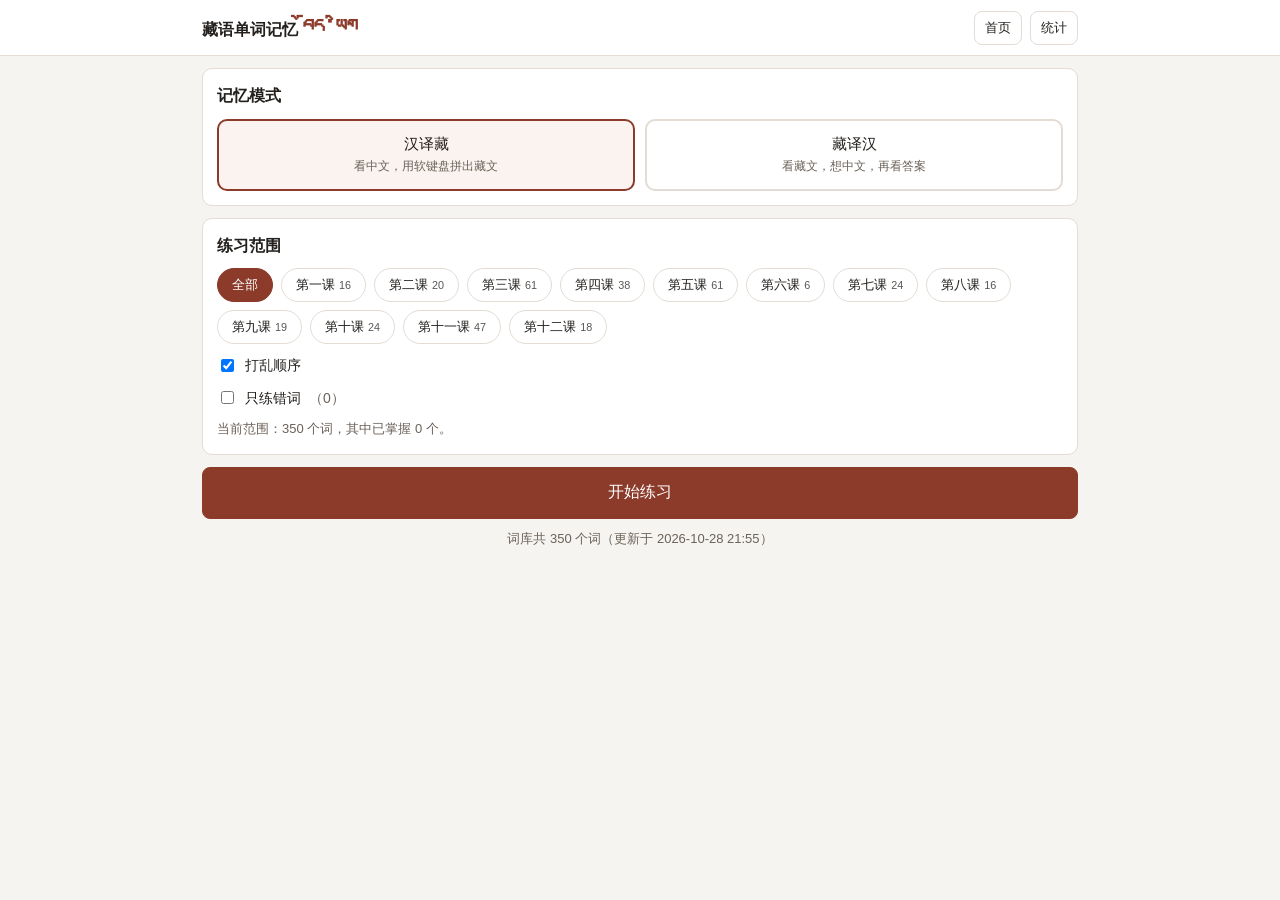
<file: docs/index.html>
<!DOCTYPE html>
<html lang="zh-CN">
<head>
<meta charset="UTF-8">
<meta name="viewport" content="width=device-width, initial-scale=1.0, viewport-fit=cover">
<meta name="color-scheme" content="light dark">
<title>藏语单词记忆</title>
<!--
  藏语单词记忆 —— 单文件离线应用
  ==============================

  * 纯离线：不请求任何外部资源，双击本文件即可用
  * 词库内嵌在下面那段 id 为 wordbank 的 JSON 里
  * 学习进度存在 localStorage（键名 zwjy-memory:v1）

  词库不要手改，用同目录的 update_wordbank.py 生成：
      python update_wordbank.py 期末词汇库.json

  注意：这段注释里刻意不写出 script 标签的字面样子，
  否则解析 HTML 的脚本（比如更新工具、测试脚手架）会把它当成真的标签。
-->
<style>
/* ==========================================================================
   主题变量
   ========================================================================== */
:root {
  --accent: #8c3b2b;
  --accent-soft: #b9614c;
  --accent-bg: #fbf3ef;
  --ink: #23201d;
  --ink-soft: #6b6259;
  --line: #e2dcd4;
  --bg: #f6f4f0;
  --card: #ffffff;
  --ok: #2f7a4d;
  --ok-bg: #eaf6ee;
  --err: #b3261e;
  --err-bg: #fdecea;
  --warn: #9a6a00;
  --warn-bg: #fdf4e0;
  --tibetan-font: "Microsoft Himalaya", "Noto Sans Tibetan", "Jomolhari",
    "Kailasa", "Tibetan Machine Uni", serif;
}

* { box-sizing: border-box; -webkit-tap-highlight-color: transparent; }

body {
  margin: 0;
  background: var(--bg);
  color: var(--ink);
  font-family: "Microsoft YaHei", "PingFang SC", "Hiragino Sans GB", "Segoe UI", sans-serif;
  font-size: 15px;
  line-height: 1.6;
  padding-bottom: env(safe-area-inset-bottom);
}

.wrap { max-width: 900px; margin: 0 auto; padding: 0 12px; }

/* ---------------------------------------------------------------- 顶栏 */
header {
  background: var(--card);
  border-bottom: 1px solid var(--line);
  position: sticky;
  top: 0;
  z-index: 10;
}
.head-inner {
  display: flex;
  align-items: center;
  justify-content: space-between;
  gap: 8px;
  padding: 10px 12px;
}
.brand { font-weight: 700; font-size: 16px; }
.brand span { font-family: var(--tibetan-font); font-size: 22px; color: var(--accent); }

/* ---------------------------------------------------------------- 通用 */
.card {
  background: var(--card);
  border: 1px solid var(--line);
  border-radius: 10px;
  padding: 14px;
  margin-bottom: 12px;
}
.btn {
  display: inline-flex;
  align-items: center;
  justify-content: center;
  gap: 6px;
  border: 1px solid var(--line);
  background: var(--card);
  color: var(--ink);
  border-radius: 8px;
  padding: 9px 14px;
  font-size: 14px;
  font-family: inherit;
  cursor: pointer;
  min-height: 42px;              /* 手机上要够大才好点 */
}
.btn:active { transform: scale(0.97); }
.btn-primary { background: var(--accent); border-color: var(--accent); color: #fff; }
.btn-primary:active { background: #7a3225; }
.btn-ok { background: var(--ok); border-color: var(--ok); color: #fff; }
.btn-err { background: var(--err); border-color: var(--err); color: #fff; }
.btn-sm { padding: 5px 10px; min-height: 34px; font-size: 13px; }
.btn:disabled { opacity: .4; cursor: not-allowed; }
.btn:disabled:active { transform: none; }
.row { display: flex; gap: 8px; flex-wrap: wrap; }
.muted { color: var(--ink-soft); }
.hint { font-size: 13px; color: var(--ink-soft); }
h2 { font-size: 16px; margin: 0 0 10px; }
h3 { font-size: 14px; margin: 16px 0 8px; color: var(--ink-soft); }
.hidden { display: none !important; }

/* 藏文显示。字号要大：藏文字体为了容纳多层堆叠，单字只占字身四成左右 */
.tib {
  font-family: var(--tibetan-font);
  line-height: 1.5;
  font-weight: 600;
}

/* ---------------------------------------------------------------- 首页 */
.mode-pick { display: grid; grid-template-columns: 1fr 1fr; gap: 10px; }
.mode-btn {
  border: 2px solid var(--line);
  background: var(--card);
  border-radius: 10px;
  padding: 14px 10px;
  cursor: pointer;
  font-family: inherit;
  font-size: 15px;
  color: var(--ink);
  text-align: center;
}
.mode-btn.on { border-color: var(--accent); background: var(--accent-bg); }
.mode-btn small { display: block; font-size: 12px; color: var(--ink-soft); margin-top: 4px; }

.tag-list { display: flex; flex-wrap: wrap; gap: 8px; }
.tag-btn {
  border: 1px solid var(--line);
  background: var(--card);
  border-radius: 999px;
  padding: 7px 14px;
  font-size: 13px;
  font-family: inherit;
  cursor: pointer;
  color: var(--ink);
}
.tag-btn.on { background: var(--accent); border-color: var(--accent); color: #fff; }
.tag-btn small { opacity: .75; margin-left: 4px; }

.switch { display: flex; align-items: center; gap: 8px; font-size: 14px; margin: 10px 0; }
.switch input { width: auto; }

/* ---------------------------------------------------------------- 答题 */
.q-head { display: flex; justify-content: space-between; font-size: 13px; color: var(--ink-soft); }
.bar { height: 6px; background: var(--line); border-radius: 3px; overflow: hidden; margin: 6px 0 14px; }
.bar > i { display: block; height: 100%; background: var(--accent); transition: width .25s; }

.prompt { text-align: center; padding: 18px 8px; }
.prompt .zh { font-size: 30px; font-weight: 700; letter-spacing: 2px; }
.prompt .bo { font-family: var(--tibetan-font); font-size: 52px; font-weight: 600; }

.answer-box {
  border: 1px solid var(--line);
  border-radius: 10px;
  background: var(--card);
  min-height: 66px;
  padding: 10px 12px;
  display: flex;
  align-items: center;
  justify-content: center;
  font-family: var(--tibetan-font);
  font-size: 34px;
  font-weight: 600;
  word-break: break-all;
}
.answer-box.empty { color: var(--ink-soft); font-family: inherit; font-size: 14px; font-weight: 400; }

/* 藏译汉：输入中文释义 */
.meaning-input {
  width: 100%;
  margin-top: 10px;
  font-family: inherit;
  font-size: 20px;
  padding: 12px 14px;
  border: 1px solid var(--line);
  border-radius: 10px;
  background: var(--card);
  color: var(--ink);
  min-height: 52px;
}
.meaning-input:focus { outline: 2px solid rgba(140, 59, 43, .18); border-color: var(--accent-soft); }

/* ---------------------------------------------------------------- 软键盘 */
.kb-preview-row {
  display: flex;
  align-items: center;
  justify-content: space-between;
  gap: 8px;
  margin-bottom: 8px;
}
.kb-preview {
  font-family: var(--tibetan-font);
  font-size: 28px;
  font-weight: 600;
  color: var(--accent);
  min-height: 36px;
}
.kb-tabs { display: flex; gap: 6px; flex-wrap: wrap; margin-bottom: 8px; }
.kb-tab {
  border: 1px solid var(--line);
  background: var(--card);
  border-radius: 999px;
  padding: 5px 11px;
  font-size: 13px;
  font-family: inherit;
  cursor: pointer;
  color: var(--ink);
  display: inline-flex;
  align-items: center;
  gap: 4px;
}
.kb-tab.on { background: var(--accent-bg); border-color: var(--accent-soft); color: var(--accent); }
.kb-tab .set {
  font-family: var(--tibetan-font);
  font-size: 17px;
  font-weight: 600;
}
.kb-tab .set.none { font-family: inherit; font-size: 11px; color: var(--ink-soft); }

.kb-keys {
  display: grid;
  grid-template-columns: repeat(auto-fill, minmax(46px, 1fr));
  gap: 6px;
}

/* 基字按藏语启蒙课本的排法：四个一组、七组半（4×7 + 2 = 30）。
   顺序在 ROOTS 里本来就是传统顺序，这里只是把列数**钉死在 4** ——
   用 auto-fill 的话手机上会变成六七个一行，就不是课本上那张表了。
   上限 88px 是防止宽屏上四个按钮被拉得过宽、失去表格的样子。 */
.kb-keys.roots {
  grid-template-columns: repeat(4, minmax(46px, 88px));
  /* 居中：列宽有上限，宽屏上四列排不满一行，靠左会显得整块偏在一角 */
  justify-content: center;
}
.key {
  border: 1px solid var(--line);
  background: var(--card);
  border-radius: 8px;
  min-height: 46px;
  font-size: 15px;
  font-family: inherit;
  cursor: pointer;
  color: var(--ink);
  display: flex;
  align-items: center;
  justify-content: center;
  padding: 2px;
}
.key.bo { font-family: var(--tibetan-font); font-size: 26px; font-weight: 600; }
.key.on { background: var(--accent); border-color: var(--accent); color: #fff; }
.key:active { transform: scale(0.95); }

/* ---------------------------------------------------------------- 反馈 */
.feedback { border-radius: 10px; padding: 12px 14px; margin-bottom: 12px; }
.feedback.ok { background: var(--ok-bg); border: 1px solid #c8e6d3; }
.feedback.err { background: var(--err-bg); border: 1px solid #f5c9c5; }
.fb-title { font-weight: 700; margin-bottom: 6px; }
.feedback.ok .fb-title { color: var(--ok); }
.feedback.err .fb-title { color: var(--err); }
.diff { font-family: var(--tibetan-font); font-size: 30px; font-weight: 600; word-break: break-all; }
.diff .c-ok { color: var(--ok); }
.diff .c-bad { color: var(--err); }
.diff .c-miss { color: var(--err); opacity: .45; }
.breakdown { font-size: 13px; color: var(--ink-soft); margin-top: 6px; }
.breakdown b { font-family: var(--tibetan-font); font-size: 18px; color: var(--ink); }

/* ---------------------------------------------------------------- 统计 */
.stat-grid { display: grid; grid-template-columns: repeat(auto-fit, minmax(96px, 1fr)); gap: 10px; }
.stat { background: var(--accent-bg); border-radius: 9px; padding: 10px; text-align: center; }
.stat b { display: block; font-size: 22px; color: var(--accent); }
.stat span { font-size: 12px; color: var(--ink-soft); }

.tag-row { display: flex; align-items: center; gap: 10px; padding: 7px 0; border-bottom: 1px solid var(--line); }
.tag-row:last-child { border-bottom: none; }
.tag-row .name { flex: 1; }
.tag-row .num { font-size: 13px; color: var(--ink-soft); white-space: nowrap; }
.mini-bar { height: 5px; background: var(--line); border-radius: 3px; overflow: hidden; margin-top: 4px; }
.mini-bar > i { display: block; height: 100%; background: var(--ok); }

.word-row {
  display: flex;
  align-items: center;
  justify-content: space-between;
  gap: 10px;
  padding: 8px 0;
  border-bottom: 1px solid var(--line);
}
.word-row:last-child { border-bottom: none; }
.word-row .bo { font-family: var(--tibetan-font); font-size: 24px; font-weight: 600; }
.word-row .zh { font-size: 13px; color: var(--ink-soft); }

/* ---------------------------------------------------------------- 宽屏 */
@media (min-width: 700px) {
  body { font-size: 16px; }
  .prompt .zh { font-size: 38px; }
  .prompt .bo { font-size: 64px; }
  .answer-box { font-size: 40px; }
  .kb-keys { grid-template-columns: repeat(auto-fill, minmax(54px, 1fr)); }
}
</style>
</head>
<body>

<header>
  <div class="head-inner wrap">
    <div class="brand">藏语单词记忆 <span>བོད་ཡིག</span></div>
    <div class="row">
      <button class="btn btn-sm" id="nav-home">首页</button>
      <button class="btn btn-sm" id="nav-stats">统计</button>
    </div>
  </div>
</header>

<main class="wrap" style="padding-top:12px; padding-bottom:40px;">

<!-- ================================================================ 首页 -->
<section id="screen-home">
  <div class="card">
    <h2>记忆模式</h2>
    <div class="mode-pick">
      <button class="mode-btn" data-mode="zh2bo">
        汉译藏
        <small>看中文，用软键盘拼出藏文</small>
      </button>
      <button class="mode-btn" data-mode="bo2zh">
        藏译汉
        <small>看藏文，想中文，再看答案</small>
      </button>
    </div>
  </div>

  <div class="card">
    <h2>练习范围</h2>
    <div class="tag-list" id="tag-list"></div>
    <label class="switch">
      <input type="checkbox" id="opt-shuffle" checked>
      打乱顺序
    </label>
    <label class="switch">
      <input type="checkbox" id="opt-only-missed">
      只练错词<span class="muted" id="missed-count"></span>
    </label>
    <div class="hint" id="range-summary"></div>
  </div>

  <button class="btn btn-primary" id="btn-start" style="width:100%; min-height:52px; font-size:16px;">
    开始练习
  </button>
  <div class="hint" id="bank-info" style="text-align:center; margin-top:10px;"></div>
</section>

<!-- ================================================================ 答题 -->
<section id="screen-quiz" class="hidden">
  <div class="q-head">
    <span id="quiz-progress"></span>
    <span id="quiz-mode"></span>
  </div>
  <div class="bar"><i id="quiz-bar"></i></div>

  <div class="card">
    <div class="prompt" id="prompt"></div>
    <div id="answer-area" class="hidden">
      <div class="answer-box empty" id="answer-box">用下面的软键盘拼出藏文</div>
      <div class="hidden" id="meaning-input-wrap">
        <input type="text" id="meaning-input" class="meaning-input"
               autocomplete="off" autocorrect="off" autocapitalize="off" spellcheck="false"
               placeholder="输入中文意思，写个大概就行">
      </div>
    </div>
    <div id="feedback-area" class="hidden"></div>
  </div>

  <!-- 汉译藏：软键盘 -->
  <div class="card hidden" id="keyboard-card">
    <div class="kb-preview-row">
      <div>
        <div class="hint">正在拼这个音节</div>
        <div class="kb-preview" id="kb-preview">—</div>
      </div>
      <button class="btn btn-sm" id="kb-reset-syl">清空本音节</button>
    </div>
    <div class="kb-tabs" id="kb-tabs"></div>
    <div class="kb-keys" id="kb-keys"></div>
    <div class="row" style="margin-top:10px;">
      <button class="btn btn-primary" id="kb-append" style="flex:1;">加入这个音节</button>
      <button class="btn" id="kb-back">退格</button>
      <button class="btn" id="kb-clear">全部清空</button>
    </div>
  </div>

  <div class="row" id="quiz-actions">
    <button class="btn btn-primary" id="btn-submit" style="flex:1;">检查</button>
    <button class="btn" id="btn-hint">提示</button>
    <button class="btn" id="btn-giveup">不会，看答案</button>
  </div>
  <div class="row hidden" id="quiz-actions-2">
    <button class="btn btn-primary" id="btn-next" style="flex:1;">下一个</button>
    <button class="btn hidden" id="btn-success" style="flex:1;">其实我答对了</button>
  </div>
</section>

<!-- ================================================================ 小结 -->
<section id="screen-summary" class="hidden">
  <div class="card">
    <h2 id="summary-title">这一轮结束了</h2>
    <div class="stat-grid" id="summary-stats"></div>
    <div class="row" style="margin-top:16px;">
      <button class="btn btn-primary" id="btn-again" style="flex:1;">再来一轮</button>
      <button class="btn" id="btn-to-stats">看统计</button>
    </div>
  </div>
  <div class="card" id="summary-missed-card">
    <h2>这一轮答错的</h2>
    <div id="summary-missed"></div>
  </div>
</section>

<!-- ================================================================ 统计 -->
<section id="screen-stats" class="hidden">
  <div class="card">
    <h2>总体进度</h2>
    <div class="stat-grid" id="stats-overview"></div>
  </div>
  <div class="card">
    <h2>按课统计</h2>
    <div id="stats-by-tag"></div>
  </div>
  <div class="card">
    <h2>错词本</h2>
    <div id="stats-missed"></div>
    <button class="btn" id="btn-clear-progress" style="margin-top:12px;">清空全部进度</button>
  </div>
</section>

</main>

<!-- 词库（由 update_wordbank.py 生成，不要手改） -->
<script type="application/json" id="wordbank" data-bank-id="词库1020" data-generated-at="2026-10-28 21:55" data-count="350">
[
 {
  "id": "5bf718ed62",
  "tibetan": "ཁ།",
  "meaning": "嘴，口",
  "tags": [
   "第一课"
  ],
  "autoJoin": true,
  "trailingShad": true,
  "components": [
   {
    "prefix": "",
    "superscript": "",
    "root": "ཁ",
    "subjoined": [],
    "vowel": "",
    "suffix": "",
    "suffix2": ""
   }
  ]
 },
 {
  "id": "42d373568b",
  "tibetan": "ང་།",
  "meaning": "我",
  "tags": [
   "第一课"
  ],
  "autoJoin": true,
  "trailingShad": true,
  "components": [
   {
    "prefix": "",
    "superscript": "",
    "root": "ང",
    "subjoined": [],
    "vowel": "",
    "suffix": "",
    "suffix2": ""
   }
  ]
 },
 {
  "id": "7ae4b7011a",
  "tibetan": "ཆ།",
  "meaning": "双，对",
  "tags": [
   "第一课"
  ],
  "autoJoin": true,
  "trailingShad": true,
  "components": [
   {
    "prefix": "",
    "superscript": "",
    "root": "ཆ",
    "subjoined": [],
    "vowel": "",
    "suffix": "",
    "suffix2": ""
   }
  ]
 },
 {
  "id": "40014c1ee2",
  "tibetan": "ཇ།",
  "meaning": "茶",
  "tags": [
   "第一课"
  ],
  "autoJoin": true,
  "trailingShad": true,
  "components": [
   {
    "prefix": "",
    "superscript": "",
    "root": "ཇ",
    "subjoined": [],
    "vowel": "",
    "suffix": "",
    "suffix2": ""
   }
  ]
 },
 {
  "id": "ea0ac8f655",
  "tibetan": "ཉ།",
  "meaning": "鱼",
  "tags": [
   "第一课"
  ],
  "autoJoin": true,
  "trailingShad": true,
  "components": [
   {
    "prefix": "",
    "superscript": "",
    "root": "ཉ",
    "subjoined": [],
    "vowel": "",
    "suffix": "",
    "suffix2": ""
   }
  ]
 },
 {
  "id": "5c4dbb41a5",
  "tibetan": "ན།",
  "meaning": "病、痛（动）",
  "tags": [
   "第一课"
  ],
  "autoJoin": true,
  "trailingShad": true,
  "components": [
   {
    "prefix": "",
    "superscript": "",
    "root": "ན",
    "subjoined": [],
    "vowel": "",
    "suffix": "",
    "suffix2": ""
   }
  ]
 },
 {
  "id": "df8bad2ddd",
  "tibetan": "པ་ཕ།",
  "meaning": "父亲",
  "tags": [
   "第一课"
  ],
  "autoJoin": true,
  "trailingShad": true,
  "components": [
   {
    "prefix": "",
    "superscript": "",
    "root": "པ",
    "subjoined": [],
    "vowel": "",
    "suffix": "",
    "suffix2": ""
   },
   {
    "prefix": "",
    "superscript": "",
    "root": "ཕ",
    "subjoined": [],
    "vowel": "",
    "suffix": "",
    "suffix2": ""
   }
  ]
 },
 {
  "id": "d8c0f1d761",
  "tibetan": "ཕ་མ།",
  "meaning": "父母",
  "tags": [
   "第一课"
  ],
  "autoJoin": true,
  "trailingShad": true,
  "components": [
   {
    "prefix": "",
    "superscript": "",
    "root": "ཕ",
    "subjoined": [],
    "vowel": "",
    "suffix": "",
    "suffix2": ""
   },
   {
    "prefix": "",
    "superscript": "",
    "root": "མ",
    "subjoined": [],
    "vowel": "",
    "suffix": "",
    "suffix2": ""
   }
  ]
 },
 {
  "id": "a1a237a759",
  "tibetan": "ཐ་མ།",
  "meaning": "最后",
  "tags": [
   "第一课"
  ],
  "autoJoin": true,
  "trailingShad": true,
  "components": [
   {
    "prefix": "",
    "superscript": "",
    "root": "ཐ",
    "subjoined": [],
    "vowel": "",
    "suffix": "",
    "suffix2": ""
   },
   {
    "prefix": "",
    "superscript": "",
    "root": "མ",
    "subjoined": [],
    "vowel": "",
    "suffix": "",
    "suffix2": ""
   }
  ]
 },
 {
  "id": "eab26d3e22",
  "tibetan": "ཐ་ན།",
  "meaning": "甚至",
  "tags": [
   "第一课"
  ],
  "autoJoin": true,
  "trailingShad": true,
  "components": [
   {
    "prefix": "",
    "superscript": "",
    "root": "ཐ",
    "subjoined": [],
    "vowel": "",
    "suffix": "",
    "suffix2": ""
   },
   {
    "prefix": "",
    "superscript": "",
    "root": "ན",
    "subjoined": [],
    "vowel": "",
    "suffix": "",
    "suffix2": ""
   }
  ]
 },
 {
  "id": "e4f25c0b1e",
  "tibetan": "ཀ་བ།",
  "meaning": "柱子",
  "tags": [
   "第一课"
  ],
  "autoJoin": true,
  "trailingShad": true,
  "components": [
   {
    "prefix": "",
    "superscript": "",
    "root": "ཀ",
    "subjoined": [],
    "vowel": "",
    "suffix": "",
    "suffix2": ""
   },
   {
    "prefix": "",
    "superscript": "",
    "root": "བ",
    "subjoined": [],
    "vowel": "",
    "suffix": "",
    "suffix2": ""
   }
  ]
 },
 {
  "id": "0b34aeb41f",
  "tibetan": "ཁ་བ།",
  "meaning": "雪",
  "tags": [
   "第一课"
  ],
  "autoJoin": true,
  "trailingShad": true,
  "components": [
   {
    "prefix": "",
    "superscript": "",
    "root": "ཁ",
    "subjoined": [],
    "vowel": "",
    "suffix": "",
    "suffix2": ""
   },
   {
    "prefix": "",
    "superscript": "",
    "root": "བ",
    "subjoined": [],
    "vowel": "",
    "suffix": "",
    "suffix2": ""
   }
  ]
 },
 {
  "id": "6c37b70789",
  "tibetan": "ཐ་མ་ཁ།",
  "meaning": "香烟",
  "tags": [
   "第一课"
  ],
  "autoJoin": true,
  "trailingShad": true,
  "components": [
   {
    "prefix": "",
    "superscript": "",
    "root": "ཐ",
    "subjoined": [],
    "vowel": "",
    "suffix": "",
    "suffix2": ""
   },
   {
    "prefix": "",
    "superscript": "",
    "root": "མ",
    "subjoined": [],
    "vowel": "",
    "suffix": "",
    "suffix2": ""
   },
   {
    "prefix": "",
    "superscript": "",
    "root": "ཁ",
    "subjoined": [],
    "vowel": "",
    "suffix": "",
    "suffix2": ""
   }
  ]
 },
 {
  "id": "05802b517a",
  "tibetan": "ན་ཁ།",
  "meaning": "草坪",
  "tags": [
   "第一课"
  ],
  "autoJoin": true,
  "trailingShad": true,
  "components": [
   {
    "prefix": "",
    "superscript": "",
    "root": "ན",
    "subjoined": [],
    "vowel": "",
    "suffix": "",
    "suffix2": ""
   },
   {
    "prefix": "",
    "superscript": "",
    "root": "ཁ",
    "subjoined": [],
    "vowel": "",
    "suffix": "",
    "suffix2": ""
   }
  ]
 },
 {
  "id": "6f4a5532a4",
  "tibetan": "ད་ཆ།",
  "meaning": "最近",
  "tags": [
   "第一课"
  ],
  "autoJoin": true,
  "trailingShad": true,
  "components": [
   {
    "prefix": "",
    "superscript": "",
    "root": "ད",
    "subjoined": [],
    "vowel": "",
    "suffix": "",
    "suffix2": ""
   },
   {
    "prefix": "",
    "superscript": "",
    "root": "ཆ",
    "subjoined": [],
    "vowel": "",
    "suffix": "",
    "suffix2": ""
   }
  ]
 },
 {
  "id": "2eb1c42441",
  "tibetan": "ཉ་ག",
  "meaning": "藏两",
  "tags": [
   "第一课"
  ],
  "autoJoin": true,
  "trailingShad": true,
  "components": [
   {
    "prefix": "",
    "superscript": "",
    "root": "ཉ",
    "subjoined": [],
    "vowel": "",
    "suffix": "",
    "suffix2": ""
   },
   {
    "prefix": "",
    "superscript": "",
    "root": "ག",
    "subjoined": [],
    "vowel": "",
    "suffix": "",
    "suffix2": ""
   }
  ]
 },
 {
  "id": "b8ceeab1ee",
  "tibetan": "ཚ།",
  "meaning": "热",
  "tags": [
   "第二课"
  ],
  "autoJoin": true,
  "trailingShad": true,
  "components": [
   {
    "prefix": "",
    "superscript": "",
    "root": "ཚ",
    "subjoined": [],
    "vowel": "",
    "suffix": "",
    "suffix2": ""
   }
  ]
 },
 {
  "id": "53892ed576",
  "tibetan": "ཝ།",
  "meaning": "狐狸",
  "tags": [
   "第二课"
  ],
  "autoJoin": true,
  "trailingShad": true,
  "components": [
   {
    "prefix": "",
    "superscript": "",
    "root": "ཝ",
    "subjoined": [],
    "vowel": "",
    "suffix": "",
    "suffix2": ""
   }
  ]
 },
 {
  "id": "a345e2dbae",
  "tibetan": "ཟ།",
  "meaning": "吃（现）",
  "tags": [
   "第二课"
  ],
  "autoJoin": true,
  "trailingShad": true,
  "components": [
   {
    "prefix": "",
    "superscript": "",
    "root": "ཟ",
    "subjoined": [],
    "vowel": "",
    "suffix": "",
    "suffix2": ""
   }
  ]
 },
 {
  "id": "b5a5b362ab",
  "tibetan": "ཡ།",
  "meaning": "单的",
  "tags": [
   "第二课"
  ],
  "autoJoin": true,
  "trailingShad": true,
  "components": [
   {
    "prefix": "",
    "superscript": "",
    "root": "ཡ",
    "subjoined": [],
    "vowel": "",
    "suffix": "",
    "suffix2": ""
   }
  ]
 },
 {
  "id": "e9b1e3afb5",
  "tibetan": "ན་ཚ།",
  "meaning": "病",
  "tags": [
   "第二课"
  ],
  "autoJoin": true,
  "trailingShad": true,
  "components": [
   {
    "prefix": "",
    "superscript": "",
    "root": "ན",
    "subjoined": [],
    "vowel": "",
    "suffix": "",
    "suffix2": ""
   },
   {
    "prefix": "",
    "superscript": "",
    "root": "ཚ",
    "subjoined": [],
    "vowel": "",
    "suffix": "",
    "suffix2": ""
   }
  ]
 },
 {
  "id": "7b7b6b84a5",
  "tibetan": "ཟ་མ།",
  "meaning": "饭",
  "tags": [
   "第二课"
  ],
  "autoJoin": true,
  "trailingShad": true,
  "components": [
   {
    "prefix": "",
    "superscript": "",
    "root": "ཟ",
    "subjoined": [],
    "vowel": "",
    "suffix": "",
    "suffix2": ""
   },
   {
    "prefix": "",
    "superscript": "",
    "root": "མ",
    "subjoined": [],
    "vowel": "",
    "suffix": "",
    "suffix2": ""
   }
  ]
 },
 {
  "id": "75620717b5",
  "tibetan": "ཉ་པ།",
  "meaning": "渔民",
  "tags": [
   "第二课"
  ],
  "autoJoin": true,
  "trailingShad": true,
  "components": [
   {
    "prefix": "",
    "superscript": "",
    "root": "ཉ",
    "subjoined": [],
    "vowel": "",
    "suffix": "",
    "suffix2": ""
   },
   {
    "prefix": "",
    "superscript": "",
    "root": "པ",
    "subjoined": [],
    "vowel": "",
    "suffix": "",
    "suffix2": ""
   }
  ]
 },
 {
  "id": "6e69994cf2",
  "tibetan": "ར།",
  "meaning": "山羊",
  "tags": [
   "第二课"
  ],
  "autoJoin": true,
  "trailingShad": true,
  "components": [
   {
    "prefix": "",
    "superscript": "",
    "root": "ར",
    "subjoined": [],
    "vowel": "",
    "suffix": "",
    "suffix2": ""
   }
  ]
 },
 {
  "id": "cd894f3e87",
  "tibetan": "ཤ།",
  "meaning": "肉",
  "tags": [
   "第二课"
  ],
  "autoJoin": true,
  "trailingShad": true,
  "components": [
   {
    "prefix": "",
    "superscript": "",
    "root": "ཤ",
    "subjoined": [],
    "vowel": "",
    "suffix": "",
    "suffix2": ""
   }
  ]
 },
 {
  "id": "218827371b",
  "tibetan": "ས།",
  "meaning": "地、土",
  "tags": [
   "第二课"
  ],
  "autoJoin": true,
  "trailingShad": true,
  "components": [
   {
    "prefix": "",
    "superscript": "",
    "root": "ས",
    "subjoined": [],
    "vowel": "",
    "suffix": "",
    "suffix2": ""
   }
  ]
 },
 {
  "id": "bbecf31903",
  "tibetan": "ཚྭ་ལ།",
  "meaning": "硼砂",
  "tags": [
   "第二课"
  ],
  "autoJoin": true,
  "trailingShad": true,
  "components": [
   {
    "prefix": "",
    "superscript": "",
    "root": "ཚ",
    "subjoined": [
     "ཝ"
    ],
    "vowel": "",
    "suffix": "",
    "suffix2": ""
   },
   {
    "prefix": "",
    "superscript": "",
    "root": "ལ",
    "subjoined": [],
    "vowel": "",
    "suffix": "",
    "suffix2": ""
   }
  ]
 },
 {
  "id": "67555e54bb",
  "tibetan": "ཞ་ར།",
  "meaning": "盲人",
  "tags": [
   "第二课"
  ],
  "autoJoin": true,
  "trailingShad": true,
  "components": [
   {
    "prefix": "",
    "superscript": "",
    "root": "ཞ",
    "subjoined": [],
    "vowel": "",
    "suffix": "",
    "suffix2": ""
   },
   {
    "prefix": "",
    "superscript": "",
    "root": "ར",
    "subjoined": [],
    "vowel": "",
    "suffix": "",
    "suffix2": ""
   }
  ]
 },
 {
  "id": "b0a5a09f9c",
  "tibetan": "ཞ་ལ།",
  "meaning": "泥墙灰",
  "tags": [
   "第二课"
  ],
  "autoJoin": true,
  "trailingShad": true,
  "components": [
   {
    "prefix": "",
    "superscript": "",
    "root": "ཞ",
    "subjoined": [],
    "vowel": "",
    "suffix": "",
    "suffix2": ""
   },
   {
    "prefix": "",
    "superscript": "",
    "root": "ལ",
    "subjoined": [],
    "vowel": "",
    "suffix": "",
    "suffix2": ""
   }
  ]
 },
 {
  "id": "b3fdc79328",
  "tibetan": "ལ་ཁ།",
  "meaning": "山顶、山口",
  "tags": [
   "第二课"
  ],
  "autoJoin": true,
  "trailingShad": true,
  "components": [
   {
    "prefix": "",
    "superscript": "",
    "root": "ལ",
    "subjoined": [],
    "vowel": "",
    "suffix": "",
    "suffix2": ""
   },
   {
    "prefix": "",
    "superscript": "",
    "root": "ཁ",
    "subjoined": [],
    "vowel": "",
    "suffix": "",
    "suffix2": ""
   }
  ]
 },
 {
  "id": "5e1379a322",
  "tibetan": "ལ་ཆ།",
  "meaning": "紫胶",
  "tags": [
   "第二课"
  ],
  "autoJoin": true,
  "trailingShad": true,
  "components": [
   {
    "prefix": "",
    "superscript": "",
    "root": "ལ",
    "subjoined": [],
    "vowel": "",
    "suffix": "",
    "suffix2": ""
   },
   {
    "prefix": "",
    "superscript": "",
    "root": "ཆ",
    "subjoined": [],
    "vowel": "",
    "suffix": "",
    "suffix2": ""
   }
  ]
 },
 {
  "id": "fefa96f4cb",
  "tibetan": "ས་ཆ།",
  "meaning": "地方",
  "tags": [
   "第二课"
  ],
  "autoJoin": true,
  "trailingShad": true,
  "components": [
   {
    "prefix": "",
    "superscript": "",
    "root": "ས",
    "subjoined": [],
    "vowel": "",
    "suffix": "",
    "suffix2": ""
   },
   {
    "prefix": "",
    "superscript": "",
    "root": "ཆ",
    "subjoined": [],
    "vowel": "",
    "suffix": "",
    "suffix2": ""
   }
  ]
 },
 {
  "id": "882ba7ea81",
  "tibetan": "ར་ཤ།",
  "meaning": "山羊肉",
  "tags": [
   "第二课"
  ],
  "autoJoin": true,
  "trailingShad": true,
  "components": [
   {
    "prefix": "",
    "superscript": "",
    "root": "ར",
    "subjoined": [],
    "vowel": "",
    "suffix": "",
    "suffix2": ""
   },
   {
    "prefix": "",
    "superscript": "",
    "root": "ཤ",
    "subjoined": [],
    "vowel": "",
    "suffix": "",
    "suffix2": ""
   }
  ]
 },
 {
  "id": "20b3db3d92",
  "tibetan": "ཨ་ཕ།",
  "meaning": "爸爸",
  "tags": [
   "第二课"
  ],
  "autoJoin": true,
  "trailingShad": true,
  "components": [
   {
    "prefix": "",
    "superscript": "",
    "root": "ཨ",
    "subjoined": [],
    "vowel": "",
    "suffix": "",
    "suffix2": ""
   },
   {
    "prefix": "",
    "superscript": "",
    "root": "ཕ",
    "subjoined": [],
    "vowel": "",
    "suffix": "",
    "suffix2": ""
   }
  ]
 },
 {
  "id": "cbbbff6992",
  "tibetan": "ཨ་མ།",
  "meaning": "妈妈",
  "tags": [
   "第二课"
  ],
  "autoJoin": true,
  "trailingShad": true,
  "components": [
   {
    "prefix": "",
    "superscript": "",
    "root": "ཨ",
    "subjoined": [],
    "vowel": "",
    "suffix": "",
    "suffix2": ""
   },
   {
    "prefix": "",
    "superscript": "",
    "root": "མ",
    "subjoined": [],
    "vowel": "",
    "suffix": "",
    "suffix2": ""
   }
  ]
 },
 {
  "id": "c3bf530fb1",
  "tibetan": "ཉ་ཤ།",
  "meaning": "鱼肉",
  "tags": [
   "第二课"
  ],
  "autoJoin": true,
  "trailingShad": true,
  "components": [
   {
    "prefix": "",
    "superscript": "",
    "root": "ཉ",
    "subjoined": [],
    "vowel": "",
    "suffix": "",
    "suffix2": ""
   },
   {
    "prefix": "",
    "superscript": "",
    "root": "ཤ",
    "subjoined": [],
    "vowel": "",
    "suffix": "",
    "suffix2": ""
   }
  ]
 },
 {
  "id": "31bb412630",
  "tibetan": "ཁོ།",
  "meaning": "他",
  "tags": [
   "第三课"
  ],
  "autoJoin": true,
  "trailingShad": true,
  "components": [
   {
    "prefix": "",
    "superscript": "",
    "root": "ཁ",
    "subjoined": [],
    "vowel": "ོ",
    "suffix": "",
    "suffix2": ""
   }
  ]
 },
 {
  "id": "8bc3c710ed",
  "tibetan": "གོ",
  "meaning": "听到",
  "tags": [
   "第三课"
  ],
  "autoJoin": true,
  "trailingShad": true,
  "components": [
   {
    "prefix": "",
    "superscript": "",
    "root": "ག",
    "subjoined": [],
    "vowel": "ོ",
    "suffix": "",
    "suffix2": ""
   }
  ]
 },
 {
  "id": "2c6871a5f9",
  "tibetan": "ངུ་།",
  "meaning": "哭（现、未）",
  "tags": [
   "第三课"
  ],
  "autoJoin": true,
  "trailingShad": true,
  "components": [
   {
    "prefix": "",
    "superscript": "",
    "root": "ང",
    "subjoined": [],
    "vowel": "ུ",
    "suffix": "",
    "suffix2": ""
   }
  ]
 },
 {
  "id": "d09165c076",
  "tibetan": "ཆུ།",
  "meaning": "水、河",
  "tags": [
   "第三课"
  ],
  "autoJoin": true,
  "trailingShad": true,
  "components": [
   {
    "prefix": "",
    "superscript": "",
    "root": "ཆ",
    "subjoined": [],
    "vowel": "ུ",
    "suffix": "",
    "suffix2": ""
   }
  ]
 },
 {
  "id": "317bbca22d",
  "tibetan": "ངོ་།",
  "meaning": "脸",
  "tags": [
   "第三课"
  ],
  "autoJoin": true,
  "trailingShad": true,
  "components": [
   {
    "prefix": "",
    "superscript": "",
    "root": "ང",
    "subjoined": [],
    "vowel": "ོ",
    "suffix": "",
    "suffix2": ""
   }
  ]
 },
 {
  "id": "c709130786",
  "tibetan": "ཉོ།",
  "meaning": "买（现、未）",
  "tags": [
   "第三课"
  ],
  "autoJoin": true,
  "trailingShad": true,
  "components": [
   {
    "prefix": "",
    "superscript": "",
    "root": "ཉ",
    "subjoined": [],
    "vowel": "ོ",
    "suffix": "",
    "suffix2": ""
   }
  ]
 },
 {
  "id": "9a50c0537c",
  "tibetan": "ཐོ།",
  "meaning": "单子、记录",
  "tags": [
   "第三课"
  ],
  "autoJoin": true,
  "trailingShad": true,
  "components": [
   {
    "prefix": "",
    "superscript": "",
    "root": "ཐ",
    "subjoined": [],
    "vowel": "ོ",
    "suffix": "",
    "suffix2": ""
   }
  ]
 },
 {
  "id": "1d230832ad",
  "tibetan": "དེ།",
  "meaning": "那、那个",
  "tags": [
   "第三课"
  ],
  "autoJoin": true,
  "trailingShad": true,
  "components": [
   {
    "prefix": "",
    "superscript": "",
    "root": "ད",
    "subjoined": [],
    "vowel": "ེ",
    "suffix": "",
    "suffix2": ""
   }
  ]
 },
 {
  "id": "956f565f63",
  "tibetan": "ཕུ།",
  "meaning": "气",
  "tags": [
   "第三课"
  ],
  "autoJoin": true,
  "trailingShad": true,
  "components": [
   {
    "prefix": "",
    "superscript": "",
    "root": "ཕ",
    "subjoined": [],
    "vowel": "ུ",
    "suffix": "",
    "suffix2": ""
   }
  ]
 },
 {
  "id": "ccd7ada9d9",
  "tibetan": "ཕོ།",
  "meaning": "男、公",
  "tags": [
   "第三课"
  ],
  "autoJoin": true,
  "trailingShad": true,
  "components": [
   {
    "prefix": "",
    "superscript": "",
    "root": "ཕ",
    "subjoined": [],
    "vowel": "ོ",
    "suffix": "",
    "suffix2": ""
   }
  ]
 },
 {
  "id": "ebf43673bd",
  "tibetan": "མོ།",
  "meaning": "女、母",
  "tags": [
   "第三课"
  ],
  "autoJoin": true,
  "trailingShad": true,
  "components": [
   {
    "prefix": "",
    "superscript": "",
    "root": "མ",
    "subjoined": [],
    "vowel": "ོ",
    "suffix": "",
    "suffix2": ""
   }
  ]
 },
 {
  "id": "edc9a56f08",
  "tibetan": "བུ།",
  "meaning": "男孩",
  "tags": [
   "第三课"
  ],
  "autoJoin": true,
  "trailingShad": true,
  "components": [
   {
    "prefix": "",
    "superscript": "",
    "root": "བ",
    "subjoined": [],
    "vowel": "ུ",
    "suffix": "",
    "suffix2": ""
   }
  ]
 },
 {
  "id": "d63116fdf9",
  "tibetan": "མི།",
  "meaning": "人",
  "tags": [
   "第三课"
  ],
  "autoJoin": true,
  "trailingShad": true,
  "components": [
   {
    "prefix": "",
    "superscript": "",
    "root": "མ",
    "subjoined": [],
    "vowel": "ི",
    "suffix": "",
    "suffix2": ""
   }
  ]
 },
 {
  "id": "2c21aa1e42",
  "tibetan": "མེ།",
  "meaning": "火",
  "tags": [
   "第三课"
  ],
  "autoJoin": true,
  "trailingShad": true,
  "components": [
   {
    "prefix": "",
    "superscript": "",
    "root": "མ",
    "subjoined": [],
    "vowel": "ེ",
    "suffix": "",
    "suffix2": ""
   }
  ]
 },
 {
  "id": "439dfece33",
  "tibetan": "ཞོ།",
  "meaning": "酸奶",
  "tags": [
   "第三课"
  ],
  "autoJoin": true,
  "trailingShad": true,
  "components": [
   {
    "prefix": "",
    "superscript": "",
    "root": "ཞ",
    "subjoined": [],
    "vowel": "ོ",
    "suffix": "",
    "suffix2": ""
   }
  ]
 },
 {
  "id": "8ec57a8a71",
  "tibetan": "ཟོ།",
  "meaning": "吃（命）",
  "tags": [
   "第三课"
  ],
  "autoJoin": true,
  "trailingShad": true,
  "components": [
   {
    "prefix": "",
    "superscript": "",
    "root": "ཟ",
    "subjoined": [],
    "vowel": "ོ",
    "suffix": "",
    "suffix2": ""
   }
  ]
 },
 {
  "id": "e694d9a0a6",
  "tibetan": "རི།",
  "meaning": "山",
  "tags": [
   "第三课"
  ],
  "autoJoin": true,
  "trailingShad": true,
  "components": [
   {
    "prefix": "",
    "superscript": "",
    "root": "ར",
    "subjoined": [],
    "vowel": "ི",
    "suffix": "",
    "suffix2": ""
   }
  ]
 },
 {
  "id": "5ec324f9d1",
  "tibetan": "རོ།",
  "meaning": "尸体",
  "tags": [
   "第三课"
  ],
  "autoJoin": true,
  "trailingShad": true,
  "components": [
   {
    "prefix": "",
    "superscript": "",
    "root": "ར",
    "subjoined": [],
    "vowel": "ོ",
    "suffix": "",
    "suffix2": ""
   }
  ]
 },
 {
  "id": "5ad349b018",
  "tibetan": "ལོ།",
  "meaning": "年、岁",
  "tags": [
   "第三课"
  ],
  "autoJoin": true,
  "trailingShad": true,
  "components": [
   {
    "prefix": "",
    "superscript": "",
    "root": "ལ",
    "subjoined": [],
    "vowel": "ོ",
    "suffix": "",
    "suffix2": ""
   }
  ]
 },
 {
  "id": "fd28a5cb39",
  "tibetan": "ཤི།",
  "meaning": "死",
  "tags": [
   "第三课"
  ],
  "autoJoin": true,
  "trailingShad": true,
  "components": [
   {
    "prefix": "",
    "superscript": "",
    "root": "ཤ",
    "subjoined": [],
    "vowel": "ི",
    "suffix": "",
    "suffix2": ""
   }
  ]
 },
 {
  "id": "0d830766fe",
  "tibetan": "སུ།",
  "meaning": "谁",
  "tags": [
   "第三课"
  ],
  "autoJoin": true,
  "trailingShad": true,
  "components": [
   {
    "prefix": "",
    "superscript": "",
    "root": "ས",
    "subjoined": [],
    "vowel": "ུ",
    "suffix": "",
    "suffix2": ""
   }
  ]
 },
 {
  "id": "e7f33f6836",
  "tibetan": "སོ།",
  "meaning": "牙齿",
  "tags": [
   "第三课"
  ],
  "autoJoin": true,
  "trailingShad": true,
  "components": [
   {
    "prefix": "",
    "superscript": "",
    "root": "ས",
    "subjoined": [],
    "vowel": "ོ",
    "suffix": "",
    "suffix2": ""
   }
  ]
 },
 {
  "id": "7d5f7fe45c",
  "tibetan": "ཆེ།",
  "meaning": "大",
  "tags": [
   "第三课"
  ],
  "autoJoin": true,
  "trailingShad": true,
  "components": [
   {
    "prefix": "",
    "superscript": "",
    "root": "ཆ",
    "subjoined": [],
    "vowel": "ེ",
    "suffix": "",
    "suffix2": ""
   }
  ]
 },
 {
  "id": "0ac7001aa9",
  "tibetan": "ཀོ་བ།",
  "meaning": "皮革",
  "tags": [
   "第三课"
  ],
  "autoJoin": true,
  "trailingShad": true,
  "components": [
   {
    "prefix": "",
    "superscript": "",
    "root": "ཀ",
    "subjoined": [],
    "vowel": "ོ",
    "suffix": "",
    "suffix2": ""
   },
   {
    "prefix": "",
    "superscript": "",
    "root": "བ",
    "subjoined": [],
    "vowel": "",
    "suffix": "",
    "suffix2": ""
   }
  ]
 },
 {
  "id": "696f6cf0a9",
  "tibetan": "ངུ་བ།",
  "meaning": "哭",
  "tags": [
   "第三课"
  ],
  "autoJoin": true,
  "trailingShad": true,
  "components": [
   {
    "prefix": "",
    "superscript": "",
    "root": "ང",
    "subjoined": [],
    "vowel": "ུ",
    "suffix": "",
    "suffix2": ""
   },
   {
    "prefix": "",
    "superscript": "",
    "root": "བ",
    "subjoined": [],
    "vowel": "",
    "suffix": "",
    "suffix2": ""
   }
  ]
 },
 {
  "id": "533f2d5e03",
  "tibetan": "ཉི་མ།",
  "meaning": "太阳、日",
  "tags": [
   "第三课"
  ],
  "autoJoin": true,
  "trailingShad": true,
  "components": [
   {
    "prefix": "",
    "superscript": "",
    "root": "ཉ",
    "subjoined": [],
    "vowel": "ི",
    "suffix": "",
    "suffix2": ""
   },
   {
    "prefix": "",
    "superscript": "",
    "root": "མ",
    "subjoined": [],
    "vowel": "",
    "suffix": "",
    "suffix2": ""
   }
  ]
 },
 {
  "id": "981ce21590",
  "tibetan": "ཐོ་བ།",
  "meaning": "锤",
  "tags": [
   "第三课"
  ],
  "autoJoin": true,
  "trailingShad": true,
  "components": [
   {
    "prefix": "",
    "superscript": "",
    "root": "ཐ",
    "subjoined": [],
    "vowel": "ོ",
    "suffix": "",
    "suffix2": ""
   },
   {
    "prefix": "",
    "superscript": "",
    "root": "བ",
    "subjoined": [],
    "vowel": "",
    "suffix": "",
    "suffix2": ""
   }
  ]
 },
 {
  "id": "50af866ef6",
  "tibetan": "དུ་བ།",
  "meaning": "烟",
  "tags": [
   "第三课"
  ],
  "autoJoin": true,
  "trailingShad": true,
  "components": [
   {
    "prefix": "",
    "superscript": "",
    "root": "ད",
    "subjoined": [],
    "vowel": "ུ",
    "suffix": "",
    "suffix2": ""
   },
   {
    "prefix": "",
    "superscript": "",
    "root": "བ",
    "subjoined": [],
    "vowel": "",
    "suffix": "",
    "suffix2": ""
   }
  ]
 },
 {
  "id": "f39b085022",
  "tibetan": "ཕོ་བ།",
  "meaning": "胃",
  "tags": [
   "第三课"
  ],
  "autoJoin": true,
  "trailingShad": true,
  "components": [
   {
    "prefix": "",
    "superscript": "",
    "root": "ཕ",
    "subjoined": [],
    "vowel": "ོ",
    "suffix": "",
    "suffix2": ""
   },
   {
    "prefix": "",
    "superscript": "",
    "root": "བ",
    "subjoined": [],
    "vowel": "",
    "suffix": "",
    "suffix2": ""
   }
  ]
 },
 {
  "id": "b8434e3f71",
  "tibetan": "ཨ་ཇོ།",
  "meaning": "哥哥",
  "tags": [
   "第三课"
  ],
  "autoJoin": true,
  "trailingShad": true,
  "components": [
   {
    "prefix": "",
    "superscript": "",
    "root": "ཨ",
    "subjoined": [],
    "vowel": "",
    "suffix": "",
    "suffix2": ""
   },
   {
    "prefix": "",
    "superscript": "",
    "root": "ཇ",
    "subjoined": [],
    "vowel": "ོ",
    "suffix": "",
    "suffix2": ""
   }
  ]
 },
 {
  "id": "0accae52bb",
  "tibetan": "ཆུ་བོ།",
  "meaning": "河",
  "tags": [
   "第三课"
  ],
  "autoJoin": true,
  "trailingShad": true,
  "components": [
   {
    "prefix": "",
    "superscript": "",
    "root": "ཆ",
    "subjoined": [],
    "vowel": "ུ",
    "suffix": "",
    "suffix2": ""
   },
   {
    "prefix": "",
    "superscript": "",
    "root": "བ",
    "subjoined": [],
    "vowel": "ོ",
    "suffix": "",
    "suffix2": ""
   }
  ]
 },
 {
  "id": "93582ba896",
  "tibetan": "ནེ་ཙོ།",
  "meaning": "鹦鹉",
  "tags": [
   "第三课"
  ],
  "autoJoin": true,
  "trailingShad": true,
  "components": [
   {
    "prefix": "",
    "superscript": "",
    "root": "ན",
    "subjoined": [],
    "vowel": "ེ",
    "suffix": "",
    "suffix2": ""
   },
   {
    "prefix": "",
    "superscript": "",
    "root": "ཙ",
    "subjoined": [],
    "vowel": "ོ",
    "suffix": "",
    "suffix2": ""
   }
  ]
 },
 {
  "id": "0e184450b7",
  "tibetan": "ཞི་མི།",
  "meaning": "猫",
  "tags": [
   "第三课"
  ],
  "autoJoin": true,
  "trailingShad": true,
  "components": [
   {
    "prefix": "",
    "superscript": "",
    "root": "ཞ",
    "subjoined": [],
    "vowel": "ི",
    "suffix": "",
    "suffix2": ""
   },
   {
    "prefix": "",
    "superscript": "",
    "root": "མ",
    "subjoined": [],
    "vowel": "ི",
    "suffix": "",
    "suffix2": ""
   }
  ]
 },
 {
  "id": "b534f50e23",
  "tibetan": "འོ་མ།",
  "meaning": "奶",
  "tags": [
   "第三课"
  ],
  "autoJoin": true,
  "trailingShad": true,
  "components": [
   {
    "prefix": "",
    "superscript": "",
    "root": "འ",
    "subjoined": [],
    "vowel": "ོ",
    "suffix": "",
    "suffix2": ""
   },
   {
    "prefix": "",
    "superscript": "",
    "root": "མ",
    "subjoined": [],
    "vowel": "",
    "suffix": "",
    "suffix2": ""
   }
  ]
 },
 {
  "id": "6ec6af28b0",
  "tibetan": "འོ་ཇ།",
  "meaning": "奶茶",
  "tags": [
   "第三课"
  ],
  "autoJoin": true,
  "trailingShad": true,
  "components": [
   {
    "prefix": "",
    "superscript": "",
    "root": "འ",
    "subjoined": [],
    "vowel": "ོ",
    "suffix": "",
    "suffix2": ""
   },
   {
    "prefix": "",
    "superscript": "",
    "root": "ཇ",
    "subjoined": [],
    "vowel": "",
    "suffix": "",
    "suffix2": ""
   }
  ]
 },
 {
  "id": "5bc3b7bd22",
  "tibetan": "ཟོ་བ།",
  "meaning": "木桶",
  "tags": [
   "第三课"
  ],
  "autoJoin": true,
  "trailingShad": true,
  "components": [
   {
    "prefix": "",
    "superscript": "",
    "root": "ཟ",
    "subjoined": [],
    "vowel": "ོ",
    "suffix": "",
    "suffix2": ""
   },
   {
    "prefix": "",
    "superscript": "",
    "root": "བ",
    "subjoined": [],
    "vowel": "",
    "suffix": "",
    "suffix2": ""
   }
  ]
 },
 {
  "id": "7b9b2756c1",
  "tibetan": "མུ་ཟི།",
  "meaning": "火柴",
  "tags": [
   "第三课"
  ],
  "autoJoin": true,
  "trailingShad": true,
  "components": [
   {
    "prefix": "",
    "superscript": "",
    "root": "མ",
    "subjoined": [],
    "vowel": "ུ",
    "suffix": "",
    "suffix2": ""
   },
   {
    "prefix": "",
    "superscript": "",
    "root": "ཟ",
    "subjoined": [],
    "vowel": "ི",
    "suffix": "",
    "suffix2": ""
   }
  ]
 },
 {
  "id": "1cb9f0f97c",
  "tibetan": "རི་བོ།",
  "meaning": "山",
  "tags": [
   "第三课"
  ],
  "autoJoin": true,
  "trailingShad": true,
  "components": [
   {
    "prefix": "",
    "superscript": "",
    "root": "ར",
    "subjoined": [],
    "vowel": "ི",
    "suffix": "",
    "suffix2": ""
   },
   {
    "prefix": "",
    "superscript": "",
    "root": "བ",
    "subjoined": [],
    "vowel": "ོ",
    "suffix": "",
    "suffix2": ""
   }
  ]
 },
 {
  "id": "2afcdebf98",
  "tibetan": "རི་ཆུ།",
  "meaning": "山水",
  "tags": [
   "第三课"
  ],
  "autoJoin": true,
  "trailingShad": true,
  "components": [
   {
    "prefix": "",
    "superscript": "",
    "root": "ར",
    "subjoined": [],
    "vowel": "ི",
    "suffix": "",
    "suffix2": ""
   },
   {
    "prefix": "",
    "superscript": "",
    "root": "ཆ",
    "subjoined": [],
    "vowel": "ུ",
    "suffix": "",
    "suffix2": ""
   }
  ]
 },
 {
  "id": "12983a0558",
  "tibetan": "ལུ་གུ",
  "meaning": "羊羔",
  "tags": [
   "第三课"
  ],
  "autoJoin": true,
  "trailingShad": true,
  "components": [
   {
    "prefix": "",
    "superscript": "",
    "root": "ལ",
    "subjoined": [],
    "vowel": "ུ",
    "suffix": "",
    "suffix2": ""
   },
   {
    "prefix": "",
    "superscript": "",
    "root": "ག",
    "subjoined": [],
    "vowel": "ུ",
    "suffix": "",
    "suffix2": ""
   }
  ]
 },
 {
  "id": "321a2bb53f",
  "tibetan": "ཚ་རུ།",
  "meaning": "羊羔皮",
  "tags": [
   "第三课"
  ],
  "autoJoin": true,
  "trailingShad": true,
  "components": [
   {
    "prefix": "",
    "superscript": "",
    "root": "ཚ",
    "subjoined": [],
    "vowel": "",
    "suffix": "",
    "suffix2": ""
   },
   {
    "prefix": "",
    "superscript": "",
    "root": "ར",
    "subjoined": [],
    "vowel": "ུ",
    "suffix": "",
    "suffix2": ""
   }
  ]
 },
 {
  "id": "19de06dcfc",
  "tibetan": "མ་ཧེ།",
  "meaning": "水牛",
  "tags": [
   "第三课"
  ],
  "autoJoin": true,
  "trailingShad": true,
  "components": [
   {
    "prefix": "",
    "superscript": "",
    "root": "མ",
    "subjoined": [],
    "vowel": "",
    "suffix": "",
    "suffix2": ""
   },
   {
    "prefix": "",
    "superscript": "",
    "root": "ཧ",
    "subjoined": [],
    "vowel": "ེ",
    "suffix": "",
    "suffix2": ""
   }
  ]
 },
 {
  "id": "71102c95aa",
  "tibetan": "ཀུ་ཤུ།",
  "meaning": "苹果",
  "tags": [
   "第三课"
  ],
  "autoJoin": true,
  "trailingShad": true,
  "components": [
   {
    "prefix": "",
    "superscript": "",
    "root": "ཀ",
    "subjoined": [],
    "vowel": "ུ",
    "suffix": "",
    "suffix2": ""
   },
   {
    "prefix": "",
    "superscript": "",
    "root": "ཤ",
    "subjoined": [],
    "vowel": "ུ",
    "suffix": "",
    "suffix2": ""
   }
  ]
 },
 {
  "id": "d1ca051cac",
  "tibetan": "ཆུ་ཁ།",
  "meaning": "水边、河边",
  "tags": [
   "第三课"
  ],
  "autoJoin": true,
  "trailingShad": true,
  "components": [
   {
    "prefix": "",
    "superscript": "",
    "root": "ཆ",
    "subjoined": [],
    "vowel": "ུ",
    "suffix": "",
    "suffix2": ""
   },
   {
    "prefix": "",
    "superscript": "",
    "root": "ཁ",
    "subjoined": [],
    "vowel": "",
    "suffix": "",
    "suffix2": ""
   }
  ]
 },
 {
  "id": "3ec05a3121",
  "tibetan": "ད་ལོ།",
  "meaning": "今年",
  "tags": [
   "第三课"
  ],
  "autoJoin": true,
  "trailingShad": true,
  "components": [
   {
    "prefix": "",
    "superscript": "",
    "root": "ད",
    "subjoined": [],
    "vowel": "",
    "suffix": "",
    "suffix2": ""
   },
   {
    "prefix": "",
    "superscript": "",
    "root": "ལ",
    "subjoined": [],
    "vowel": "ོ",
    "suffix": "",
    "suffix2": ""
   }
  ]
 },
 {
  "id": "b2b526dd81",
  "tibetan": "པོ་ལོ།",
  "meaning": "球",
  "tags": [
   "第三课"
  ],
  "autoJoin": true,
  "trailingShad": true,
  "components": [
   {
    "prefix": "",
    "superscript": "",
    "root": "པ",
    "subjoined": [],
    "vowel": "ོ",
    "suffix": "",
    "suffix2": ""
   },
   {
    "prefix": "",
    "superscript": "",
    "root": "ལ",
    "subjoined": [],
    "vowel": "ོ",
    "suffix": "",
    "suffix2": ""
   }
  ]
 },
 {
  "id": "1f045856ce",
  "tibetan": "ག་རེ།",
  "meaning": "什么",
  "tags": [
   "第三课"
  ],
  "autoJoin": true,
  "trailingShad": true,
  "components": [
   {
    "prefix": "",
    "superscript": "",
    "root": "ག",
    "subjoined": [],
    "vowel": "",
    "suffix": "",
    "suffix2": ""
   },
   {
    "prefix": "",
    "superscript": "",
    "root": "ར",
    "subjoined": [],
    "vowel": "ེ",
    "suffix": "",
    "suffix2": ""
   }
  ]
 },
 {
  "id": "282221a2d8",
  "tibetan": "རི་མོ།",
  "meaning": "图案、画",
  "tags": [
   "第三课"
  ],
  "autoJoin": true,
  "trailingShad": true,
  "components": [
   {
    "prefix": "",
    "superscript": "",
    "root": "ར",
    "subjoined": [],
    "vowel": "ི",
    "suffix": "",
    "suffix2": ""
   },
   {
    "prefix": "",
    "superscript": "",
    "root": "མ",
    "subjoined": [],
    "vowel": "ོ",
    "suffix": "",
    "suffix2": ""
   }
  ]
 },
 {
  "id": "3fa2347d75",
  "tibetan": "བུ་མོ།",
  "meaning": "女孩儿",
  "tags": [
   "第三课"
  ],
  "autoJoin": true,
  "trailingShad": true,
  "components": [
   {
    "prefix": "",
    "superscript": "",
    "root": "བ",
    "subjoined": [],
    "vowel": "ུ",
    "suffix": "",
    "suffix2": ""
   },
   {
    "prefix": "",
    "superscript": "",
    "root": "མ",
    "subjoined": [],
    "vowel": "ོ",
    "suffix": "",
    "suffix2": ""
   }
  ]
 },
 {
  "id": "d9b77a53c4",
  "tibetan": "ཡི་གེ",
  "meaning": "字、信",
  "tags": [
   "第三课"
  ],
  "autoJoin": true,
  "trailingShad": true,
  "components": [
   {
    "prefix": "",
    "superscript": "",
    "root": "ཡ",
    "subjoined": [],
    "vowel": "ི",
    "suffix": "",
    "suffix2": ""
   },
   {
    "prefix": "",
    "superscript": "",
    "root": "ག",
    "subjoined": [],
    "vowel": "ེ",
    "suffix": "",
    "suffix2": ""
   }
  ]
 },
 {
  "id": "681d97e15e",
  "tibetan": "མ་བུ།",
  "meaning": "母子",
  "tags": [
   "第三课"
  ],
  "autoJoin": true,
  "trailingShad": true,
  "components": [
   {
    "prefix": "",
    "superscript": "",
    "root": "མ",
    "subjoined": [],
    "vowel": "",
    "suffix": "",
    "suffix2": ""
   },
   {
    "prefix": "",
    "superscript": "",
    "root": "བ",
    "subjoined": [],
    "vowel": "ུ",
    "suffix": "",
    "suffix2": ""
   }
  ]
 },
 {
  "id": "9875648f2e",
  "tibetan": "རེ་བ།",
  "meaning": "希望（名）",
  "tags": [
   "第三课"
  ],
  "autoJoin": true,
  "trailingShad": true,
  "components": [
   {
    "prefix": "",
    "superscript": "",
    "root": "ར",
    "subjoined": [],
    "vowel": "ེ",
    "suffix": "",
    "suffix2": ""
   },
   {
    "prefix": "",
    "superscript": "",
    "root": "བ",
    "subjoined": [],
    "vowel": "",
    "suffix": "",
    "suffix2": ""
   }
  ]
 },
 {
  "id": "e8bcee7658",
  "tibetan": "འོ་ན།",
  "meaning": "那么",
  "tags": [
   "第三课"
  ],
  "autoJoin": true,
  "trailingShad": true,
  "components": [
   {
    "prefix": "",
    "superscript": "",
    "root": "འ",
    "subjoined": [],
    "vowel": "ོ",
    "suffix": "",
    "suffix2": ""
   },
   {
    "prefix": "",
    "superscript": "",
    "root": "ན",
    "subjoined": [],
    "vowel": "",
    "suffix": "",
    "suffix2": ""
   }
  ]
 },
 {
  "id": "b30a399f4b",
  "tibetan": "ཝ་མོ།",
  "meaning": "狐狸",
  "tags": [
   "第三课"
  ],
  "autoJoin": true,
  "trailingShad": true,
  "components": [
   {
    "prefix": "",
    "superscript": "",
    "root": "ཝ",
    "subjoined": [],
    "vowel": "",
    "suffix": "",
    "suffix2": ""
   },
   {
    "prefix": "",
    "superscript": "",
    "root": "མ",
    "subjoined": [],
    "vowel": "ོ",
    "suffix": "",
    "suffix2": ""
   }
  ]
 },
 {
  "id": "b89a4b0532",
  "tibetan": "ལོ་མ།",
  "meaning": "叶子",
  "tags": [
   "第三课"
  ],
  "autoJoin": true,
  "trailingShad": true,
  "components": [
   {
    "prefix": "",
    "superscript": "",
    "root": "ལ",
    "subjoined": [],
    "vowel": "ོ",
    "suffix": "",
    "suffix2": ""
   },
   {
    "prefix": "",
    "superscript": "",
    "root": "མ",
    "subjoined": [],
    "vowel": "",
    "suffix": "",
    "suffix2": ""
   }
  ]
 },
 {
  "id": "357febe2f1",
  "tibetan": "ཙི་ཙི།",
  "meaning": "老鼠",
  "tags": [
   "第三课"
  ],
  "autoJoin": true,
  "trailingShad": true,
  "components": [
   {
    "prefix": "",
    "superscript": "",
    "root": "ཙ",
    "subjoined": [],
    "vowel": "ི",
    "suffix": "",
    "suffix2": ""
   },
   {
    "prefix": "",
    "superscript": "",
    "root": "ཙ",
    "subjoined": [],
    "vowel": "ི",
    "suffix": "",
    "suffix2": ""
   }
  ]
 },
 {
  "id": "a045995466",
  "tibetan": "ང་ཚོ།",
  "meaning": "我们",
  "tags": [
   "第三课"
  ],
  "autoJoin": true,
  "trailingShad": true,
  "components": [
   {
    "prefix": "",
    "superscript": "",
    "root": "ང",
    "subjoined": [],
    "vowel": "",
    "suffix": "",
    "suffix2": ""
   },
   {
    "prefix": "",
    "superscript": "",
    "root": "ཚ",
    "subjoined": [],
    "vowel": "ོ",
    "suffix": "",
    "suffix2": ""
   }
  ]
 },
 {
  "id": "c5466c29ff",
  "tibetan": "ཁོ་ཚོ།",
  "meaning": "他们",
  "tags": [
   "第三课"
  ],
  "autoJoin": true,
  "trailingShad": true,
  "components": [
   {
    "prefix": "",
    "superscript": "",
    "root": "ཁ",
    "subjoined": [],
    "vowel": "ོ",
    "suffix": "",
    "suffix2": ""
   },
   {
    "prefix": "",
    "superscript": "",
    "root": "ཚ",
    "subjoined": [],
    "vowel": "ོ",
    "suffix": "",
    "suffix2": ""
   }
  ]
 },
 {
  "id": "e6542ebd6e",
  "tibetan": "ཉེ་པོ།",
  "meaning": "近",
  "tags": [
   "第三课"
  ],
  "autoJoin": true,
  "trailingShad": true,
  "components": [
   {
    "prefix": "",
    "superscript": "",
    "root": "ཉ",
    "subjoined": [],
    "vowel": "ེ",
    "suffix": "",
    "suffix2": ""
   },
   {
    "prefix": "",
    "superscript": "",
    "root": "པ",
    "subjoined": [],
    "vowel": "ོ",
    "suffix": "",
    "suffix2": ""
   }
  ]
 },
 {
  "id": "615f89fc70",
  "tibetan": "ཨ་ཁུ།",
  "meaning": "叔叔",
  "tags": [
   "第三课"
  ],
  "autoJoin": true,
  "trailingShad": true,
  "components": [
   {
    "prefix": "",
    "superscript": "",
    "root": "ཨ",
    "subjoined": [],
    "vowel": "",
    "suffix": "",
    "suffix2": ""
   },
   {
    "prefix": "",
    "superscript": "",
    "root": "ཁ",
    "subjoined": [],
    "vowel": "ུ",
    "suffix": "",
    "suffix2": ""
   }
  ]
 },
 {
  "id": "7126f41b0e",
  "tibetan": "དེ་ཚོ།",
  "meaning": "那些",
  "tags": [
   "第三课"
  ],
  "autoJoin": true,
  "trailingShad": true,
  "components": [
   {
    "prefix": "",
    "superscript": "",
    "root": "ད",
    "subjoined": [],
    "vowel": "ེ",
    "suffix": "",
    "suffix2": ""
   },
   {
    "prefix": "",
    "superscript": "",
    "root": "ཚ",
    "subjoined": [],
    "vowel": "ོ",
    "suffix": "",
    "suffix2": ""
   }
  ]
 },
 {
  "id": "f9dc0428e7",
  "tibetan": "རྔ།",
  "meaning": "鼓",
  "tags": [
   "第四课"
  ],
  "autoJoin": true,
  "trailingShad": true,
  "components": [
   {
    "prefix": "",
    "superscript": "ར",
    "root": "ང",
    "subjoined": [],
    "vowel": "",
    "suffix": "",
    "suffix2": ""
   }
  ]
 },
 {
  "id": "96deb82764",
  "tibetan": "རྔ་མ།",
  "meaning": "尾巴",
  "tags": [
   "第四课"
  ],
  "autoJoin": true,
  "trailingShad": true,
  "components": [
   {
    "prefix": "",
    "superscript": "ར",
    "root": "ང",
    "subjoined": [],
    "vowel": "",
    "suffix": "",
    "suffix2": ""
   },
   {
    "prefix": "",
    "superscript": "",
    "root": "མ",
    "subjoined": [],
    "vowel": "",
    "suffix": "",
    "suffix2": ""
   }
  ]
 },
 {
  "id": "a8d28cb3be",
  "tibetan": "རྟ།",
  "meaning": "马",
  "tags": [
   "第四课"
  ],
  "autoJoin": true,
  "trailingShad": true,
  "components": [
   {
    "prefix": "",
    "superscript": "ར",
    "root": "ཏ",
    "subjoined": [],
    "vowel": "",
    "suffix": "",
    "suffix2": ""
   }
  ]
 },
 {
  "id": "28059a4acb",
  "tibetan": "རྣ།",
  "meaning": "耳朵",
  "tags": [
   "第四课"
  ],
  "autoJoin": true,
  "trailingShad": true,
  "components": [
   {
    "prefix": "",
    "superscript": "ར",
    "root": "ན",
    "subjoined": [],
    "vowel": "",
    "suffix": "",
    "suffix2": ""
   }
  ]
 },
 {
  "id": "57c377b467",
  "tibetan": "རྨ།",
  "meaning": "伤",
  "tags": [
   "第四课"
  ],
  "autoJoin": true,
  "trailingShad": true,
  "components": [
   {
    "prefix": "",
    "superscript": "ར",
    "root": "མ",
    "subjoined": [],
    "vowel": "",
    "suffix": "",
    "suffix2": ""
   }
  ]
 },
 {
  "id": "53ed81c570",
  "tibetan": "རྔོ་བ།",
  "meaning": "炒",
  "tags": [
   "第四课"
  ],
  "autoJoin": true,
  "trailingShad": true,
  "components": [
   {
    "prefix": "",
    "superscript": "ར",
    "root": "ང",
    "subjoined": [],
    "vowel": "ོ",
    "suffix": "",
    "suffix2": ""
   },
   {
    "prefix": "",
    "superscript": "",
    "root": "བ",
    "subjoined": [],
    "vowel": "",
    "suffix": "",
    "suffix2": ""
   }
  ]
 },
 {
  "id": "8f84547a61",
  "tibetan": "རྣོ་བ།",
  "meaning": "锋利",
  "tags": [
   "第四课"
  ],
  "autoJoin": true,
  "trailingShad": true,
  "components": [
   {
    "prefix": "",
    "superscript": "ར",
    "root": "ན",
    "subjoined": [],
    "vowel": "ོ",
    "suffix": "",
    "suffix2": ""
   },
   {
    "prefix": "",
    "superscript": "",
    "root": "བ",
    "subjoined": [],
    "vowel": "",
    "suffix": "",
    "suffix2": ""
   }
  ]
 },
 {
  "id": "cca55fbdff",
  "tibetan": "རྩེ།",
  "meaning": "尖顶",
  "tags": [
   "第四课"
  ],
  "autoJoin": true,
  "trailingShad": true,
  "components": [
   {
    "prefix": "",
    "superscript": "ར",
    "root": "ཙ",
    "subjoined": [],
    "vowel": "ེ",
    "suffix": "",
    "suffix2": ""
   }
  ]
 },
 {
  "id": "3e0d1e5864",
  "tibetan": "རྡོ།",
  "meaning": "石头",
  "tags": [
   "第四课"
  ],
  "autoJoin": true,
  "trailingShad": true,
  "components": [
   {
    "prefix": "",
    "superscript": "ར",
    "root": "ད",
    "subjoined": [],
    "vowel": "ོ",
    "suffix": "",
    "suffix2": ""
   }
  ]
 },
 {
  "id": "f47f21a8fd",
  "tibetan": "རྐུ་བ།",
  "meaning": "偷盗",
  "tags": [
   "第四课"
  ],
  "autoJoin": true,
  "trailingShad": true,
  "components": [
   {
    "prefix": "",
    "superscript": "ར",
    "root": "ཀ",
    "subjoined": [],
    "vowel": "ུ",
    "suffix": "",
    "suffix2": ""
   },
   {
    "prefix": "",
    "superscript": "",
    "root": "བ",
    "subjoined": [],
    "vowel": "",
    "suffix": "",
    "suffix2": ""
   }
  ]
 },
 {
  "id": "74a033c2eb",
  "tibetan": "རྫ་མ།",
  "meaning": "瓦器、陶器",
  "tags": [
   "第四课"
  ],
  "autoJoin": true,
  "trailingShad": true,
  "components": [
   {
    "prefix": "",
    "superscript": "ར",
    "root": "ཛ",
    "subjoined": [],
    "vowel": "",
    "suffix": "",
    "suffix2": ""
   },
   {
    "prefix": "",
    "superscript": "",
    "root": "མ",
    "subjoined": [],
    "vowel": "",
    "suffix": "",
    "suffix2": ""
   }
  ]
 },
 {
  "id": "0035f793f0",
  "tibetan": "རྨོ་བོ།",
  "meaning": "奶奶",
  "tags": [
   "第四课"
  ],
  "autoJoin": true,
  "trailingShad": true,
  "components": [
   {
    "prefix": "",
    "superscript": "ར",
    "root": "མ",
    "subjoined": [],
    "vowel": "ོ",
    "suffix": "",
    "suffix2": ""
   },
   {
    "prefix": "",
    "superscript": "",
    "root": "བ",
    "subjoined": [],
    "vowel": "ོ",
    "suffix": "",
    "suffix2": ""
   }
  ]
 },
 {
  "id": "44bac1eb03",
  "tibetan": "རྐོ་མ།",
  "meaning": "锄头",
  "tags": [
   "第四课"
  ],
  "autoJoin": true,
  "trailingShad": true,
  "components": [
   {
    "prefix": "",
    "superscript": "ར",
    "root": "ཀ",
    "subjoined": [],
    "vowel": "ོ",
    "suffix": "",
    "suffix2": ""
   },
   {
    "prefix": "",
    "superscript": "",
    "root": "མ",
    "subjoined": [],
    "vowel": "",
    "suffix": "",
    "suffix2": ""
   }
  ]
 },
 {
  "id": "c8b3d422d8",
  "tibetan": "ལྔ།",
  "meaning": "五",
  "tags": [
   "第四课"
  ],
  "autoJoin": true,
  "trailingShad": true,
  "components": [
   {
    "prefix": "",
    "superscript": "ལ",
    "root": "ང",
    "subjoined": [],
    "vowel": "",
    "suffix": "",
    "suffix2": ""
   }
  ]
 },
 {
  "id": "118b960fe3",
  "tibetan": "ལྷ།",
  "meaning": "神",
  "tags": [
   "第四课"
  ],
  "autoJoin": true,
  "trailingShad": true,
  "components": [
   {
    "prefix": "",
    "superscript": "ལ",
    "root": "ཧ",
    "subjoined": [],
    "vowel": "",
    "suffix": "",
    "suffix2": ""
   }
  ]
 },
 {
  "id": "5ac7ad5cc0",
  "tibetan": "ལྟ།",
  "meaning": "看",
  "tags": [
   "第四课"
  ],
  "autoJoin": true,
  "trailingShad": true,
  "components": [
   {
    "prefix": "",
    "superscript": "ལ",
    "root": "ཏ",
    "subjoined": [],
    "vowel": "",
    "suffix": "",
    "suffix2": ""
   }
  ]
 },
 {
  "id": "8e1ba7a322",
  "tibetan": "ལྕེ།",
  "meaning": "舌头",
  "tags": [
   "第四课"
  ],
  "autoJoin": true,
  "trailingShad": true,
  "components": [
   {
    "prefix": "",
    "superscript": "ལ",
    "root": "ཅ",
    "subjoined": [],
    "vowel": "ེ",
    "suffix": "",
    "suffix2": ""
   }
  ]
 },
 {
  "id": "5c251d4ccf",
  "tibetan": "ལྦ་བ།",
  "meaning": "瘿疣",
  "tags": [
   "第四课"
  ],
  "autoJoin": true,
  "trailingShad": true,
  "components": [
   {
    "prefix": "",
    "superscript": "ལ",
    "root": "བ",
    "subjoined": [],
    "vowel": "",
    "suffix": "",
    "suffix2": ""
   },
   {
    "prefix": "",
    "superscript": "",
    "root": "བ",
    "subjoined": [],
    "vowel": "",
    "suffix": "",
    "suffix2": ""
   }
  ]
 },
 {
  "id": "c450b80c5f",
  "tibetan": "ལྷོ།",
  "meaning": "南",
  "tags": [
   "第四课"
  ],
  "autoJoin": true,
  "trailingShad": true,
  "components": [
   {
    "prefix": "",
    "superscript": "ལ",
    "root": "ཧ",
    "subjoined": [],
    "vowel": "ོ",
    "suffix": "",
    "suffix2": ""
   }
  ]
 },
 {
  "id": "f69087f63a",
  "tibetan": "ལྷོ་ཁ།",
  "meaning": "山南",
  "tags": [
   "第四课"
  ],
  "autoJoin": true,
  "trailingShad": true,
  "components": [
   {
    "prefix": "",
    "superscript": "ལ",
    "root": "ཧ",
    "subjoined": [],
    "vowel": "ོ",
    "suffix": "",
    "suffix2": ""
   },
   {
    "prefix": "",
    "superscript": "",
    "root": "ཁ",
    "subjoined": [],
    "vowel": "",
    "suffix": "",
    "suffix2": ""
   }
  ]
 },
 {
  "id": "e397aea149",
  "tibetan": "ལྷ་ས།",
  "meaning": "拉萨",
  "tags": [
   "第四课"
  ],
  "autoJoin": true,
  "trailingShad": true,
  "components": [
   {
    "prefix": "",
    "superscript": "ལ",
    "root": "ཧ",
    "subjoined": [],
    "vowel": "",
    "suffix": "",
    "suffix2": ""
   },
   {
    "prefix": "",
    "superscript": "",
    "root": "ས",
    "subjoined": [],
    "vowel": "",
    "suffix": "",
    "suffix2": ""
   }
  ]
 },
 {
  "id": "60693d3a5c",
  "tibetan": "ལྦུ་བ།",
  "meaning": "水泡、泡沫",
  "tags": [
   "第四课"
  ],
  "autoJoin": true,
  "trailingShad": true,
  "components": [
   {
    "prefix": "",
    "superscript": "ལ",
    "root": "བ",
    "subjoined": [],
    "vowel": "ུ",
    "suffix": "",
    "suffix2": ""
   },
   {
    "prefix": "",
    "superscript": "",
    "root": "བ",
    "subjoined": [],
    "vowel": "",
    "suffix": "",
    "suffix2": ""
   }
  ]
 },
 {
  "id": "5cc782f64b",
  "tibetan": "ད་ལྟ།",
  "meaning": "现在",
  "tags": [
   "第四课"
  ],
  "autoJoin": true,
  "trailingShad": true,
  "components": [
   {
    "prefix": "",
    "superscript": "",
    "root": "ད",
    "subjoined": [],
    "vowel": "",
    "suffix": "",
    "suffix2": ""
   },
   {
    "prefix": "",
    "superscript": "ལ",
    "root": "ཏ",
    "subjoined": [],
    "vowel": "",
    "suffix": "",
    "suffix2": ""
   }
  ]
 },
 {
  "id": "84c748ed31",
  "tibetan": "ལྟོ་བ།",
  "meaning": "腹、肚、腹部",
  "tags": [
   "第四课"
  ],
  "autoJoin": true,
  "trailingShad": true,
  "components": [
   {
    "prefix": "",
    "superscript": "ལ",
    "root": "ཏ",
    "subjoined": [],
    "vowel": "ོ",
    "suffix": "",
    "suffix2": ""
   },
   {
    "prefix": "",
    "superscript": "",
    "root": "བ",
    "subjoined": [],
    "vowel": "",
    "suffix": "",
    "suffix2": ""
   }
  ]
 },
 {
  "id": "af6fe1dfab",
  "tibetan": "ལྕི་བ།",
  "meaning": "牛粪",
  "tags": [
   "第四课"
  ],
  "autoJoin": true,
  "trailingShad": true,
  "components": [
   {
    "prefix": "",
    "superscript": "ལ",
    "root": "ཅ",
    "subjoined": [],
    "vowel": "ི",
    "suffix": "",
    "suffix2": ""
   },
   {
    "prefix": "",
    "superscript": "",
    "root": "བ",
    "subjoined": [],
    "vowel": "",
    "suffix": "",
    "suffix2": ""
   }
  ]
 },
 {
  "id": "ec92598718",
  "tibetan": "ལྕེ་རྩེ།",
  "meaning": "舌尖",
  "tags": [
   "第四课"
  ],
  "autoJoin": true,
  "trailingShad": true,
  "components": [
   {
    "prefix": "",
    "superscript": "ལ",
    "root": "ཅ",
    "subjoined": [],
    "vowel": "ེ",
    "suffix": "",
    "suffix2": ""
   },
   {
    "prefix": "",
    "superscript": "ར",
    "root": "ཙ",
    "subjoined": [],
    "vowel": "ེ",
    "suffix": "",
    "suffix2": ""
   }
  ]
 },
 {
  "id": "a13be8dc5d",
  "tibetan": "ལྗི་བ།",
  "meaning": "重",
  "tags": [
   "第四课"
  ],
  "autoJoin": true,
  "trailingShad": true,
  "components": [
   {
    "prefix": "",
    "superscript": "ལ",
    "root": "ཇ",
    "subjoined": [],
    "vowel": "ི",
    "suffix": "",
    "suffix2": ""
   },
   {
    "prefix": "",
    "superscript": "",
    "root": "བ",
    "subjoined": [],
    "vowel": "",
    "suffix": "",
    "suffix2": ""
   }
  ]
 },
 {
  "id": "3c1461dca0",
  "tibetan": "སྣ།",
  "meaning": "鼻",
  "tags": [
   "第四课"
  ],
  "autoJoin": true,
  "trailingShad": true,
  "components": [
   {
    "prefix": "",
    "superscript": "ས",
    "root": "ན",
    "subjoined": [],
    "vowel": "",
    "suffix": "",
    "suffix2": ""
   }
  ]
 },
 {
  "id": "6a6ee63168",
  "tibetan": "སྐེ།",
  "meaning": "脖子",
  "tags": [
   "第四课"
  ],
  "autoJoin": true,
  "trailingShad": true,
  "components": [
   {
    "prefix": "",
    "superscript": "ས",
    "root": "ཀ",
    "subjoined": [],
    "vowel": "ེ",
    "suffix": "",
    "suffix2": ""
   }
  ]
 },
 {
  "id": "4ee2e87085",
  "tibetan": "སྟ་རེ།",
  "meaning": "斧",
  "tags": [
   "第四课"
  ],
  "autoJoin": true,
  "trailingShad": true,
  "components": [
   {
    "prefix": "",
    "superscript": "ས",
    "root": "ཏ",
    "subjoined": [],
    "vowel": "",
    "suffix": "",
    "suffix2": ""
   },
   {
    "prefix": "",
    "superscript": "",
    "root": "ར",
    "subjoined": [],
    "vowel": "ེ",
    "suffix": "",
    "suffix2": ""
   }
  ]
 },
 {
  "id": "f8bbb7affc",
  "tibetan": "སྨ་ར།",
  "meaning": "胡须",
  "tags": [
   "第四课"
  ],
  "autoJoin": true,
  "trailingShad": true,
  "components": [
   {
    "prefix": "",
    "superscript": "ས",
    "root": "མ",
    "subjoined": [],
    "vowel": "",
    "suffix": "",
    "suffix2": ""
   },
   {
    "prefix": "",
    "superscript": "",
    "root": "ར",
    "subjoined": [],
    "vowel": "",
    "suffix": "",
    "suffix2": ""
   }
  ]
 },
 {
  "id": "a24c6bfd89",
  "tibetan": "སྤུ།",
  "meaning": "毛",
  "tags": [
   "第四课"
  ],
  "autoJoin": true,
  "trailingShad": true,
  "components": [
   {
    "prefix": "",
    "superscript": "ས",
    "root": "པ",
    "subjoined": [],
    "vowel": "ུ",
    "suffix": "",
    "suffix2": ""
   }
  ]
 },
 {
  "id": "4eb2b9a0c9",
  "tibetan": "སྒོ།",
  "meaning": "门",
  "tags": [
   "第四课"
  ],
  "autoJoin": true,
  "trailingShad": true,
  "components": [
   {
    "prefix": "",
    "superscript": "ས",
    "root": "ག",
    "subjoined": [],
    "vowel": "ོ",
    "suffix": "",
    "suffix2": ""
   }
  ]
 },
 {
  "id": "f88fe25894",
  "tibetan": "སྒོ་ང་།",
  "meaning": "蛋",
  "tags": [
   "第四课"
  ],
  "autoJoin": true,
  "trailingShad": true,
  "components": [
   {
    "prefix": "",
    "superscript": "ས",
    "root": "ག",
    "subjoined": [],
    "vowel": "ོ",
    "suffix": "",
    "suffix2": ""
   },
   {
    "prefix": "",
    "superscript": "",
    "root": "ང",
    "subjoined": [],
    "vowel": "",
    "suffix": "",
    "suffix2": ""
   }
  ]
 },
 {
  "id": "8f0f53f7b0",
  "tibetan": "སྤོ་བོ།",
  "meaning": "爷爷",
  "tags": [
   "第四课"
  ],
  "autoJoin": true,
  "trailingShad": true,
  "components": [
   {
    "prefix": "",
    "superscript": "ས",
    "root": "པ",
    "subjoined": [],
    "vowel": "ོ",
    "suffix": "",
    "suffix2": ""
   },
   {
    "prefix": "",
    "superscript": "",
    "root": "བ",
    "subjoined": [],
    "vowel": "ོ",
    "suffix": "",
    "suffix2": ""
   }
  ]
 },
 {
  "id": "36fdac6d1d",
  "tibetan": "སྣ་ཐ།",
  "meaning": "鼻烟",
  "tags": [
   "第四课"
  ],
  "autoJoin": true,
  "trailingShad": true,
  "components": [
   {
    "prefix": "",
    "superscript": "ས",
    "root": "ན",
    "subjoined": [],
    "vowel": "",
    "suffix": "",
    "suffix2": ""
   },
   {
    "prefix": "",
    "superscript": "",
    "root": "ཐ",
    "subjoined": [],
    "vowel": "",
    "suffix": "",
    "suffix2": ""
   }
  ]
 },
 {
  "id": "48a27efe0c",
  "tibetan": "སྨེ་བ།",
  "meaning": "痣",
  "tags": [
   "第四课"
  ],
  "autoJoin": true,
  "trailingShad": true,
  "components": [
   {
    "prefix": "",
    "superscript": "ས",
    "root": "མ",
    "subjoined": [],
    "vowel": "ེ",
    "suffix": "",
    "suffix2": ""
   },
   {
    "prefix": "",
    "superscript": "",
    "root": "བ",
    "subjoined": [],
    "vowel": "",
    "suffix": "",
    "suffix2": ""
   }
  ]
 },
 {
  "id": "c0e46148f9",
  "tibetan": "སྒོ་རྭ།",
  "meaning": "院子",
  "tags": [
   "第四课"
  ],
  "autoJoin": true,
  "trailingShad": true,
  "components": [
   {
    "prefix": "",
    "superscript": "ས",
    "root": "ག",
    "subjoined": [],
    "vowel": "ོ",
    "suffix": "",
    "suffix2": ""
   },
   {
    "prefix": "",
    "superscript": "",
    "root": "ར",
    "subjoined": [
     "ཝ"
    ],
    "vowel": "",
    "suffix": "",
    "suffix2": ""
   }
  ]
 },
 {
  "id": "4d28804e1c",
  "tibetan": "ཁྱི།",
  "meaning": "狗",
  "tags": [
   "第五课"
  ],
  "autoJoin": true,
  "trailingShad": true,
  "components": [
   {
    "prefix": "",
    "superscript": "",
    "root": "ཁ",
    "subjoined": [
     "ཡ"
    ],
    "vowel": "ི",
    "suffix": "",
    "suffix2": ""
   }
  ]
 },
 {
  "id": "44de62bafa",
  "tibetan": "ཁྱི་ར།",
  "meaning": "打猎",
  "tags": [
   "第五课"
  ],
  "autoJoin": true,
  "trailingShad": true,
  "components": [
   {
    "prefix": "",
    "superscript": "",
    "root": "ཁ",
    "subjoined": [
     "ཡ"
    ],
    "vowel": "ི",
    "suffix": "",
    "suffix2": ""
   },
   {
    "prefix": "",
    "superscript": "",
    "root": "ར",
    "subjoined": [],
    "vowel": "",
    "suffix": "",
    "suffix2": ""
   }
  ]
 },
 {
  "id": "ff44f60209",
  "tibetan": "ཤ་ཁྱི།",
  "meaning": "猎犬",
  "tags": [
   "第五课"
  ],
  "autoJoin": true,
  "trailingShad": true,
  "components": [
   {
    "prefix": "",
    "superscript": "",
    "root": "ཤ",
    "subjoined": [],
    "vowel": "",
    "suffix": "",
    "suffix2": ""
   },
   {
    "prefix": "",
    "superscript": "",
    "root": "ཁ",
    "subjoined": [
     "ཡ"
    ],
    "vowel": "ི",
    "suffix": "",
    "suffix2": ""
   }
  ]
 },
 {
  "id": "b30af17d79",
  "tibetan": "ཕྱར་བ།",
  "meaning": "牛毛毯子",
  "tags": [
   "第五课"
  ],
  "autoJoin": true,
  "trailingShad": true,
  "components": [
   {
    "prefix": "",
    "superscript": "",
    "root": "ཕ",
    "subjoined": [
     "ཡ"
    ],
    "vowel": "",
    "suffix": "ར",
    "suffix2": ""
   },
   {
    "prefix": "",
    "superscript": "",
    "root": "བ",
    "subjoined": [],
    "vowel": "",
    "suffix": "",
    "suffix2": ""
   }
  ]
 },
 {
  "id": "996a947d7e",
  "tibetan": "ཕྱི་བ།",
  "meaning": "擦（动）",
  "tags": [
   "第五课"
  ],
  "autoJoin": true,
  "trailingShad": true,
  "components": [
   {
    "prefix": "",
    "superscript": "",
    "root": "ཕ",
    "subjoined": [
     "ཡ"
    ],
    "vowel": "ི",
    "suffix": "",
    "suffix2": ""
   },
   {
    "prefix": "",
    "superscript": "",
    "root": "བ",
    "subjoined": [],
    "vowel": "",
    "suffix": "",
    "suffix2": ""
   }
  ]
 },
 {
  "id": "74a415275f",
  "tibetan": "བྱེ་མ།",
  "meaning": "沙子",
  "tags": [
   "第五课"
  ],
  "autoJoin": true,
  "trailingShad": true,
  "components": [
   {
    "prefix": "",
    "superscript": "",
    "root": "བ",
    "subjoined": [
     "ཡ"
    ],
    "vowel": "ེ",
    "suffix": "",
    "suffix2": ""
   },
   {
    "prefix": "",
    "superscript": "",
    "root": "མ",
    "subjoined": [],
    "vowel": "",
    "suffix": "",
    "suffix2": ""
   }
  ]
 },
 {
  "id": "907c6e7cee",
  "tibetan": "བྱ་དེ།",
  "meaning": "鸡",
  "tags": [
   "第五课"
  ],
  "autoJoin": true,
  "trailingShad": true,
  "components": [
   {
    "prefix": "",
    "superscript": "",
    "root": "བ",
    "subjoined": [
     "ཡ"
    ],
    "vowel": "",
    "suffix": "",
    "suffix2": ""
   },
   {
    "prefix": "",
    "superscript": "",
    "root": "ད",
    "subjoined": [],
    "vowel": "ེ",
    "suffix": "",
    "suffix2": ""
   }
  ]
 },
 {
  "id": "fc48ca660c",
  "tibetan": "བྱ་ཕོ།",
  "meaning": "公鸡",
  "tags": [
   "第五课"
  ],
  "autoJoin": true,
  "trailingShad": true,
  "components": [
   {
    "prefix": "",
    "superscript": "",
    "root": "བ",
    "subjoined": [
     "ཡ"
    ],
    "vowel": "",
    "suffix": "",
    "suffix2": ""
   },
   {
    "prefix": "",
    "superscript": "",
    "root": "ཕ",
    "subjoined": [],
    "vowel": "ོ",
    "suffix": "",
    "suffix2": ""
   }
  ]
 },
 {
  "id": "7b372a7e21",
  "tibetan": "བྱ་མོ།",
  "meaning": "母鸡",
  "tags": [
   "第五课"
  ],
  "autoJoin": true,
  "trailingShad": true,
  "components": [
   {
    "prefix": "",
    "superscript": "",
    "root": "བ",
    "subjoined": [
     "ཡ"
    ],
    "vowel": "",
    "suffix": "",
    "suffix2": ""
   },
   {
    "prefix": "",
    "superscript": "",
    "root": "མ",
    "subjoined": [],
    "vowel": "ོ",
    "suffix": "",
    "suffix2": ""
   }
  ]
 },
 {
  "id": "decd4bd9f7",
  "tibetan": "བྱི་བ།",
  "meaning": "老鼠",
  "tags": [
   "第五课"
  ],
  "autoJoin": true,
  "trailingShad": true,
  "components": [
   {
    "prefix": "",
    "superscript": "",
    "root": "བ",
    "subjoined": [
     "ཡ"
    ],
    "vowel": "ི",
    "suffix": "",
    "suffix2": ""
   },
   {
    "prefix": "",
    "superscript": "",
    "root": "བ",
    "subjoined": [],
    "vowel": "",
    "suffix": "",
    "suffix2": ""
   }
  ]
 },
 {
  "id": "a95a3e294e",
  "tibetan": "བྱི་ལ།",
  "meaning": "猫",
  "tags": [
   "第五课"
  ],
  "autoJoin": true,
  "trailingShad": true,
  "components": [
   {
    "prefix": "",
    "superscript": "",
    "root": "བ",
    "subjoined": [
     "ཡ"
    ],
    "vowel": "ི",
    "suffix": "",
    "suffix2": ""
   },
   {
    "prefix": "",
    "superscript": "",
    "root": "ལ",
    "subjoined": [],
    "vowel": "",
    "suffix": "",
    "suffix2": ""
   }
  ]
 },
 {
  "id": "ffcb194c44",
  "tibetan": "རྒྱ་མ།",
  "meaning": "称（名）",
  "tags": [
   "第五课"
  ],
  "autoJoin": true,
  "trailingShad": true,
  "components": [
   {
    "prefix": "",
    "superscript": "ར",
    "root": "ག",
    "subjoined": [
     "ཡ"
    ],
    "vowel": "",
    "suffix": "",
    "suffix2": ""
   },
   {
    "prefix": "",
    "superscript": "",
    "root": "མ",
    "subjoined": [],
    "vowel": "",
    "suffix": "",
    "suffix2": ""
   }
  ]
 },
 {
  "id": "6df1e975ef",
  "tibetan": "སྐྱ་ཀ",
  "meaning": "喜鹊",
  "tags": [
   "第五课"
  ],
  "autoJoin": true,
  "trailingShad": true,
  "components": [
   {
    "prefix": "",
    "superscript": "ས",
    "root": "ཀ",
    "subjoined": [
     "ཡ"
    ],
    "vowel": "",
    "suffix": "",
    "suffix2": ""
   },
   {
    "prefix": "",
    "superscript": "",
    "root": "ཀ",
    "subjoined": [],
    "vowel": "",
    "suffix": "",
    "suffix2": ""
   }
  ]
 },
 {
  "id": "27cd28ddd9",
  "tibetan": "རྨ་བྱ།",
  "meaning": "孔雀",
  "tags": [
   "第五课"
  ],
  "autoJoin": true,
  "trailingShad": true,
  "components": [
   {
    "prefix": "",
    "superscript": "ར",
    "root": "མ",
    "subjoined": [],
    "vowel": "",
    "suffix": "",
    "suffix2": ""
   },
   {
    "prefix": "",
    "superscript": "",
    "root": "བ",
    "subjoined": [
     "ཡ"
    ],
    "vowel": "",
    "suffix": "",
    "suffix2": ""
   }
  ]
 },
 {
  "id": "ead849624b",
  "tibetan": "སྨྱོ་བ།",
  "meaning": "疯",
  "tags": [
   "第五课"
  ],
  "autoJoin": true,
  "trailingShad": true,
  "components": [
   {
    "prefix": "",
    "superscript": "ས",
    "root": "མ",
    "subjoined": [
     "ཡ"
    ],
    "vowel": "ོ",
    "suffix": "",
    "suffix2": ""
   },
   {
    "prefix": "",
    "superscript": "",
    "root": "བ",
    "subjoined": [],
    "vowel": "",
    "suffix": "",
    "suffix2": ""
   }
  ]
 },
 {
  "id": "aa7d7b16fa",
  "tibetan": "ཀྲི་ག",
  "meaning": "细颈凹纹",
  "tags": [
   "第五课"
  ],
  "autoJoin": true,
  "trailingShad": true,
  "components": [
   {
    "prefix": "",
    "superscript": "",
    "root": "ཀ",
    "subjoined": [
     "ར"
    ],
    "vowel": "ི",
    "suffix": "",
    "suffix2": ""
   },
   {
    "prefix": "",
    "superscript": "",
    "root": "ག",
    "subjoined": [],
    "vowel": "",
    "suffix": "",
    "suffix2": ""
   }
  ]
 },
 {
  "id": "9a4d7e1b4d",
  "tibetan": "ཁྲ་བོ།",
  "meaning": "花色",
  "tags": [
   "第五课"
  ],
  "autoJoin": true,
  "trailingShad": true,
  "components": [
   {
    "prefix": "",
    "superscript": "",
    "root": "ཁ",
    "subjoined": [
     "ར"
    ],
    "vowel": "",
    "suffix": "",
    "suffix2": ""
   },
   {
    "prefix": "",
    "superscript": "",
    "root": "བ",
    "subjoined": [],
    "vowel": "ོ",
    "suffix": "",
    "suffix2": ""
   }
  ]
 },
 {
  "id": "14d7749819",
  "tibetan": "ཁྲི།",
  "meaning": "万",
  "tags": [
   "第五课"
  ],
  "autoJoin": true,
  "trailingShad": true,
  "components": [
   {
    "prefix": "",
    "superscript": "",
    "root": "ཁ",
    "subjoined": [
     "ར"
    ],
    "vowel": "ི",
    "suffix": "",
    "suffix2": ""
   }
  ]
 },
 {
  "id": "6a2221d15f",
  "tibetan": "གྲོ།",
  "meaning": "麦",
  "tags": [
   "第五课"
  ],
  "autoJoin": true,
  "trailingShad": true,
  "components": [
   {
    "prefix": "",
    "superscript": "",
    "root": "ག",
    "subjoined": [
     "ར"
    ],
    "vowel": "ོ",
    "suffix": "",
    "suffix2": ""
   }
  ]
 },
 {
  "id": "05f4aef48d",
  "tibetan": "གྲོ་མ།",
  "meaning": "人参果",
  "tags": [
   "第五课"
  ],
  "autoJoin": true,
  "trailingShad": true,
  "components": [
   {
    "prefix": "",
    "superscript": "",
    "root": "ག",
    "subjoined": [
     "ར"
    ],
    "vowel": "ོ",
    "suffix": "",
    "suffix2": ""
   },
   {
    "prefix": "",
    "superscript": "",
    "root": "མ",
    "subjoined": [],
    "vowel": "",
    "suffix": "",
    "suffix2": ""
   }
  ]
 },
 {
  "id": "5a930a7309",
  "tibetan": "གྲོ་ཕྱེ།",
  "meaning": "面粉",
  "tags": [
   "第五课"
  ],
  "autoJoin": true,
  "trailingShad": true,
  "components": [
   {
    "prefix": "",
    "superscript": "",
    "root": "ག",
    "subjoined": [
     "ར"
    ],
    "vowel": "ོ",
    "suffix": "",
    "suffix2": ""
   },
   {
    "prefix": "",
    "superscript": "",
    "root": "ཕ",
    "subjoined": [
     "ཡ"
    ],
    "vowel": "ེ",
    "suffix": "",
    "suffix2": ""
   }
  ]
 },
 {
  "id": "1fc82e718a",
  "tibetan": "གྲོ་ཞིབ།",
  "meaning": "面粉",
  "tags": [
   "第五课"
  ],
  "autoJoin": true,
  "trailingShad": true,
  "components": [
   {
    "prefix": "",
    "superscript": "",
    "root": "ག",
    "subjoined": [
     "ར"
    ],
    "vowel": "ོ",
    "suffix": "",
    "suffix2": ""
   },
   {
    "prefix": "",
    "superscript": "",
    "root": "ཞ",
    "subjoined": [],
    "vowel": "ི",
    "suffix": "བ",
    "suffix2": ""
   }
  ]
 },
 {
  "id": "966569128e",
  "tibetan": "པ་ཏྲ།",
  "meaning": "菱形孔格花纹",
  "tags": [
   "第五课"
  ],
  "autoJoin": true,
  "trailingShad": true,
  "components": [
   {
    "prefix": "",
    "superscript": "",
    "root": "པ",
    "subjoined": [],
    "vowel": "",
    "suffix": "",
    "suffix2": ""
   },
   {
    "prefix": "",
    "superscript": "",
    "root": "ཏ",
    "subjoined": [
     "ར"
    ],
    "vowel": "",
    "suffix": "",
    "suffix2": ""
   }
  ]
 },
 {
  "id": "af8da65de6",
  "tibetan": "དྲི་མ།",
  "meaning": "气味",
  "tags": [
   "第五课"
  ],
  "autoJoin": true,
  "trailingShad": true,
  "components": [
   {
    "prefix": "",
    "superscript": "",
    "root": "ད",
    "subjoined": [
     "ར"
    ],
    "vowel": "ི",
    "suffix": "",
    "suffix2": ""
   },
   {
    "prefix": "",
    "superscript": "",
    "root": "མ",
    "subjoined": [],
    "vowel": "",
    "suffix": "",
    "suffix2": ""
   }
  ]
 },
 {
  "id": "74e3454f88",
  "tibetan": "དྲོ་པོ།",
  "meaning": "暖和",
  "tags": [
   "第五课"
  ],
  "autoJoin": true,
  "trailingShad": true,
  "components": [
   {
    "prefix": "",
    "superscript": "",
    "root": "ད",
    "subjoined": [
     "ར"
    ],
    "vowel": "ོ",
    "suffix": "",
    "suffix2": ""
   },
   {
    "prefix": "",
    "superscript": "",
    "root": "པ",
    "subjoined": [],
    "vowel": "ོ",
    "suffix": "",
    "suffix2": ""
   }
  ]
 },
 {
  "id": "358d3143db",
  "tibetan": "བྲོ་བ།",
  "meaning": "味道",
  "tags": [
   "第五课"
  ],
  "autoJoin": true,
  "trailingShad": true,
  "components": [
   {
    "prefix": "",
    "superscript": "",
    "root": "བ",
    "subjoined": [
     "ར"
    ],
    "vowel": "ོ",
    "suffix": "",
    "suffix2": ""
   },
   {
    "prefix": "",
    "superscript": "",
    "root": "བ",
    "subjoined": [],
    "vowel": "",
    "suffix": "",
    "suffix2": ""
   }
  ]
 },
 {
  "id": "d910c30b6b",
  "tibetan": "ཀླ་ཀློ།",
  "meaning": "野蛮",
  "tags": [
   "第五课"
  ],
  "autoJoin": true,
  "trailingShad": true,
  "components": [
   {
    "prefix": "",
    "superscript": "",
    "root": "ཀ",
    "subjoined": [
     "ལ"
    ],
    "vowel": "",
    "suffix": "",
    "suffix2": ""
   },
   {
    "prefix": "",
    "superscript": "",
    "root": "ཀ",
    "subjoined": [
     "ལ"
    ],
    "vowel": "ོ",
    "suffix": "",
    "suffix2": ""
   }
  ]
 },
 {
  "id": "fd761f309f",
  "tibetan": "གླ་བ།",
  "meaning": "麝香鹿",
  "tags": [
   "第五课"
  ],
  "autoJoin": true,
  "trailingShad": true,
  "components": [
   {
    "prefix": "",
    "superscript": "",
    "root": "ག",
    "subjoined": [
     "ལ"
    ],
    "vowel": "",
    "suffix": "",
    "suffix2": ""
   },
   {
    "prefix": "",
    "superscript": "",
    "root": "བ",
    "subjoined": [],
    "vowel": "",
    "suffix": "",
    "suffix2": ""
   }
  ]
 },
 {
  "id": "1bd25c602c",
  "tibetan": "གློ་བ།",
  "meaning": "肺",
  "tags": [
   "第五课"
  ],
  "autoJoin": true,
  "trailingShad": true,
  "components": [
   {
    "prefix": "",
    "superscript": "",
    "root": "ག",
    "subjoined": [
     "ལ"
    ],
    "vowel": "ོ",
    "suffix": "",
    "suffix2": ""
   },
   {
    "prefix": "",
    "superscript": "",
    "root": "བ",
    "subjoined": [],
    "vowel": "",
    "suffix": "",
    "suffix2": ""
   }
  ]
 },
 {
  "id": "7874e25800",
  "tibetan": "གླ་ཆ།",
  "meaning": "工资、薪金",
  "tags": [
   "第五课"
  ],
  "autoJoin": true,
  "trailingShad": true,
  "components": [
   {
    "prefix": "",
    "superscript": "",
    "root": "ག",
    "subjoined": [
     "ལ"
    ],
    "vowel": "",
    "suffix": "",
    "suffix2": ""
   },
   {
    "prefix": "",
    "superscript": "",
    "root": "ཆ",
    "subjoined": [],
    "vowel": "",
    "suffix": "",
    "suffix2": ""
   }
  ]
 },
 {
  "id": "1b26be00ec",
  "tibetan": "བླ་མ།",
  "meaning": "上师（名）",
  "tags": [
   "第五课"
  ],
  "autoJoin": true,
  "trailingShad": true,
  "components": [
   {
    "prefix": "",
    "superscript": "",
    "root": "བ",
    "subjoined": [
     "ལ"
    ],
    "vowel": "",
    "suffix": "",
    "suffix2": ""
   },
   {
    "prefix": "",
    "superscript": "",
    "root": "མ",
    "subjoined": [],
    "vowel": "",
    "suffix": "",
    "suffix2": ""
   }
  ]
 },
 {
  "id": "10dd7e02ff",
  "tibetan": "ཟླ་བ།",
  "meaning": "月亮",
  "tags": [
   "第五课"
  ],
  "autoJoin": true,
  "trailingShad": true,
  "components": [
   {
    "prefix": "",
    "superscript": "",
    "root": "ཟ",
    "subjoined": [
     "ལ"
    ],
    "vowel": "",
    "suffix": "",
    "suffix2": ""
   },
   {
    "prefix": "",
    "superscript": "",
    "root": "བ",
    "subjoined": [],
    "vowel": "",
    "suffix": "",
    "suffix2": ""
   }
  ]
 },
 {
  "id": "2ba6b413cf",
  "tibetan": "སླེ་པོ།",
  "meaning": "竹筐",
  "tags": [
   "第五课"
  ],
  "autoJoin": true,
  "trailingShad": true,
  "components": [
   {
    "prefix": "",
    "superscript": "",
    "root": "ས",
    "subjoined": [
     "ལ"
    ],
    "vowel": "ེ",
    "suffix": "",
    "suffix2": ""
   },
   {
    "prefix": "",
    "superscript": "",
    "root": "པ",
    "subjoined": [],
    "vowel": "ོ",
    "suffix": "",
    "suffix2": ""
   }
  ]
 },
 {
  "id": "19ac249cda",
  "tibetan": "སློ་མ།",
  "meaning": "篾盒",
  "tags": [
   "第五课"
  ],
  "autoJoin": true,
  "trailingShad": true,
  "components": [
   {
    "prefix": "",
    "superscript": "",
    "root": "ས",
    "subjoined": [
     "ལ"
    ],
    "vowel": "ོ",
    "suffix": "",
    "suffix2": ""
   },
   {
    "prefix": "",
    "superscript": "",
    "root": "མ",
    "subjoined": [],
    "vowel": "",
    "suffix": "",
    "suffix2": ""
   }
  ]
 },
 {
  "id": "40eb06cb4a",
  "tibetan": "ཚྭ།",
  "meaning": "盐",
  "tags": [
   "第五课"
  ],
  "autoJoin": true,
  "trailingShad": true,
  "components": [
   {
    "prefix": "",
    "superscript": "",
    "root": "ཚ",
    "subjoined": [
     "ཝ"
    ],
    "vowel": "",
    "suffix": "",
    "suffix2": ""
   }
  ]
 },
 {
  "id": "77579654b8",
  "tibetan": "ཚྭ་ཁུ།",
  "meaning": "咸",
  "tags": [
   "第五课"
  ],
  "autoJoin": true,
  "trailingShad": true,
  "components": [
   {
    "prefix": "",
    "superscript": "",
    "root": "ཚ",
    "subjoined": [
     "ཝ"
    ],
    "vowel": "",
    "suffix": "",
    "suffix2": ""
   },
   {
    "prefix": "",
    "superscript": "",
    "root": "ཁ",
    "subjoined": [],
    "vowel": "ུ",
    "suffix": "",
    "suffix2": ""
   }
  ]
 },
 {
  "id": "3854309e7c",
  "tibetan": "རྩྭ།",
  "meaning": "草",
  "tags": [
   "第五课"
  ],
  "autoJoin": true,
  "trailingShad": true,
  "components": [
   {
    "prefix": "",
    "superscript": "ར",
    "root": "ཙ",
    "subjoined": [
     "ཝ"
    ],
    "vowel": "",
    "suffix": "",
    "suffix2": ""
   }
  ]
 },
 {
  "id": "0bf3e50431",
  "tibetan": "རྩྭ་རྭ།",
  "meaning": "草场",
  "tags": [
   "第五课"
  ],
  "autoJoin": true,
  "trailingShad": true,
  "components": [
   {
    "prefix": "",
    "superscript": "ར",
    "root": "ཙ",
    "subjoined": [
     "ཝ"
    ],
    "vowel": "",
    "suffix": "",
    "suffix2": ""
   },
   {
    "prefix": "",
    "superscript": "",
    "root": "ར",
    "subjoined": [
     "ཝ"
    ],
    "vowel": "",
    "suffix": "",
    "suffix2": ""
   }
  ]
 },
 {
  "id": "d3e8a02f90",
  "tibetan": "རྩྭ་ཞྭ།",
  "meaning": "草帽",
  "tags": [
   "第五课"
  ],
  "autoJoin": true,
  "trailingShad": true,
  "components": [
   {
    "prefix": "",
    "superscript": "ར",
    "root": "ཙ",
    "subjoined": [
     "ཝ"
    ],
    "vowel": "",
    "suffix": "",
    "suffix2": ""
   },
   {
    "prefix": "",
    "superscript": "",
    "root": "ཞ",
    "subjoined": [
     "ཝ"
    ],
    "vowel": "",
    "suffix": "",
    "suffix2": ""
   }
  ]
 },
 {
  "id": "d6bea74039",
  "tibetan": "རྭ་ཅོ།",
  "meaning": "角、兽角",
  "tags": [
   "第五课"
  ],
  "autoJoin": true,
  "trailingShad": true,
  "components": [
   {
    "prefix": "",
    "superscript": "",
    "root": "ར",
    "subjoined": [
     "ཝ"
    ],
    "vowel": "",
    "suffix": "",
    "suffix2": ""
   },
   {
    "prefix": "",
    "superscript": "",
    "root": "ཅ",
    "subjoined": [],
    "vowel": "ོ",
    "suffix": "",
    "suffix2": ""
   }
  ]
 },
 {
  "id": "1564e7eb9a",
  "tibetan": "རྩྭ་ལྷམ།",
  "meaning": "草鞋",
  "tags": [
   "第五课"
  ],
  "autoJoin": true,
  "trailingShad": true,
  "components": [
   {
    "prefix": "",
    "superscript": "ར",
    "root": "ཙ",
    "subjoined": [
     "ཝ"
    ],
    "vowel": "",
    "suffix": "",
    "suffix2": ""
   },
   {
    "prefix": "",
    "superscript": "ལ",
    "root": "ཧ",
    "subjoined": [],
    "vowel": "",
    "suffix": "མ",
    "suffix2": ""
   }
  ]
 },
 {
  "id": "196bdc9933",
  "tibetan": "ལྭ་བ།",
  "meaning": "长袍",
  "tags": [
   "第五课"
  ],
  "autoJoin": true,
  "trailingShad": true,
  "components": [
   {
    "prefix": "",
    "superscript": "",
    "root": "ལ",
    "subjoined": [
     "ཝ"
    ],
    "vowel": "",
    "suffix": "",
    "suffix2": ""
   },
   {
    "prefix": "",
    "superscript": "",
    "root": "བ",
    "subjoined": [],
    "vowel": "",
    "suffix": "",
    "suffix2": ""
   }
  ]
 },
 {
  "id": "3b8372dea1",
  "tibetan": "ཤྭ་བ།",
  "meaning": "鹿",
  "tags": [
   "第五课"
  ],
  "autoJoin": true,
  "trailingShad": true,
  "components": [
   {
    "prefix": "",
    "superscript": "",
    "root": "ཤ",
    "subjoined": [
     "ཝ"
    ],
    "vowel": "",
    "suffix": "",
    "suffix2": ""
   },
   {
    "prefix": "",
    "superscript": "",
    "root": "བ",
    "subjoined": [],
    "vowel": "",
    "suffix": "",
    "suffix2": ""
   }
  ]
 },
 {
  "id": "7300118538",
  "tibetan": "དྲྭ་བ།",
  "meaning": "网子",
  "tags": [
   "第五课"
  ],
  "autoJoin": true,
  "trailingShad": true,
  "components": [
   {
    "prefix": "",
    "superscript": "",
    "root": "ད",
    "subjoined": [
     "ར",
     "ཝ"
    ],
    "vowel": "",
    "suffix": "",
    "suffix2": ""
   },
   {
    "prefix": "",
    "superscript": "",
    "root": "བ",
    "subjoined": [],
    "vowel": "",
    "suffix": "",
    "suffix2": ""
   }
  ]
 },
 {
  "id": "cb3dc90810",
  "tibetan": "གྲྭ་པ།",
  "meaning": "僧人",
  "tags": [
   "第五课"
  ],
  "autoJoin": true,
  "trailingShad": true,
  "components": [
   {
    "prefix": "",
    "superscript": "",
    "root": "ག",
    "subjoined": [
     "ར",
     "ཝ"
    ],
    "vowel": "",
    "suffix": "",
    "suffix2": ""
   },
   {
    "prefix": "",
    "superscript": "",
    "root": "པ",
    "subjoined": [],
    "vowel": "",
    "suffix": "",
    "suffix2": ""
   }
  ]
 },
 {
  "id": "459c5268c6",
  "tibetan": "ཕྱུ་པ།",
  "meaning": "长袍",
  "tags": [
   "第五课"
  ],
  "autoJoin": true,
  "trailingShad": true,
  "components": [
   {
    "prefix": "",
    "superscript": "",
    "root": "ཕ",
    "subjoined": [
     "ཡ"
    ],
    "vowel": "ུ",
    "suffix": "",
    "suffix2": ""
   },
   {
    "prefix": "",
    "superscript": "",
    "root": "པ",
    "subjoined": [],
    "vowel": "",
    "suffix": "",
    "suffix2": ""
   }
  ]
 },
 {
  "id": "0e3b6a4049",
  "tibetan": "བྱུ་རུ།",
  "meaning": "珊瑚",
  "tags": [
   "第五课"
  ],
  "autoJoin": true,
  "trailingShad": true,
  "components": [
   {
    "prefix": "",
    "superscript": "",
    "root": "བ",
    "subjoined": [
     "ཡ"
    ],
    "vowel": "ུ",
    "suffix": "",
    "suffix2": ""
   },
   {
    "prefix": "",
    "superscript": "",
    "root": "ར",
    "subjoined": [],
    "vowel": "ུ",
    "suffix": "",
    "suffix2": ""
   }
  ]
 },
 {
  "id": "c582216540",
  "tibetan": "སྨྱུ་གུ",
  "meaning": "笔",
  "tags": [
   "第五课"
  ],
  "autoJoin": true,
  "trailingShad": true,
  "components": [
   {
    "prefix": "",
    "superscript": "ས",
    "root": "མ",
    "subjoined": [
     "ཡ"
    ],
    "vowel": "ུ",
    "suffix": "",
    "suffix2": ""
   },
   {
    "prefix": "",
    "superscript": "",
    "root": "ག",
    "subjoined": [],
    "vowel": "ུ",
    "suffix": "",
    "suffix2": ""
   }
  ]
 },
 {
  "id": "3e0e8c7d83",
  "tibetan": "མྱུ་གུ",
  "meaning": "芽、幼苗",
  "tags": [
   "第五课"
  ],
  "autoJoin": true,
  "trailingShad": true,
  "components": [
   {
    "prefix": "",
    "superscript": "",
    "root": "མ",
    "subjoined": [
     "ཡ"
    ],
    "vowel": "ུ",
    "suffix": "",
    "suffix2": ""
   },
   {
    "prefix": "",
    "superscript": "",
    "root": "ག",
    "subjoined": [],
    "vowel": "ུ",
    "suffix": "",
    "suffix2": ""
   }
  ]
 },
 {
  "id": "8e380c0800",
  "tibetan": "ཕྱུ་ར།",
  "meaning": "干酪",
  "tags": [
   "第五课"
  ],
  "autoJoin": true,
  "trailingShad": true,
  "components": [
   {
    "prefix": "",
    "superscript": "",
    "root": "ཕ",
    "subjoined": [
     "ཡ"
    ],
    "vowel": "ུ",
    "suffix": "",
    "suffix2": ""
   },
   {
    "prefix": "",
    "superscript": "",
    "root": "ར",
    "subjoined": [],
    "vowel": "",
    "suffix": "",
    "suffix2": ""
   }
  ]
 },
 {
  "id": "cffb12f9ff",
  "tibetan": "ཀྲུང་གོ",
  "meaning": "中国",
  "tags": [
   "第五课"
  ],
  "autoJoin": true,
  "trailingShad": true,
  "components": [
   {
    "prefix": "",
    "superscript": "",
    "root": "ཀ",
    "subjoined": [
     "ར"
    ],
    "vowel": "ུ",
    "suffix": "ང",
    "suffix2": ""
   },
   {
    "prefix": "",
    "superscript": "",
    "root": "ག",
    "subjoined": [],
    "vowel": "ོ",
    "suffix": "",
    "suffix2": ""
   }
  ]
 },
 {
  "id": "27a761d76a",
  "tibetan": "ཀྲོ་མ་ཀྲུ།",
  "meaning": "西红柿",
  "tags": [
   "第五课"
  ],
  "autoJoin": true,
  "trailingShad": true,
  "components": [
   {
    "prefix": "",
    "superscript": "",
    "root": "ཀ",
    "subjoined": [
     "ར"
    ],
    "vowel": "ོ",
    "suffix": "",
    "suffix2": ""
   },
   {
    "prefix": "",
    "superscript": "",
    "root": "མ",
    "subjoined": [],
    "vowel": "",
    "suffix": "",
    "suffix2": ""
   },
   {
    "prefix": "",
    "superscript": "",
    "root": "ཀ",
    "subjoined": [
     "ར"
    ],
    "vowel": "ུ",
    "suffix": "",
    "suffix2": ""
   }
  ]
 },
 {
  "id": "8e707167a2",
  "tibetan": "གྲུ།",
  "meaning": "船",
  "tags": [
   "第五课"
  ],
  "autoJoin": true,
  "trailingShad": true,
  "components": [
   {
    "prefix": "",
    "superscript": "",
    "root": "ག",
    "subjoined": [
     "ར"
    ],
    "vowel": "ུ",
    "suffix": "",
    "suffix2": ""
   }
  ]
 },
 {
  "id": "f1718cda79",
  "tibetan": "གྲུ་ཁ།",
  "meaning": "码头",
  "tags": [
   "第五课"
  ],
  "autoJoin": true,
  "trailingShad": true,
  "components": [
   {
    "prefix": "",
    "superscript": "",
    "root": "ག",
    "subjoined": [
     "ར"
    ],
    "vowel": "ུ",
    "suffix": "",
    "suffix2": ""
   },
   {
    "prefix": "",
    "superscript": "",
    "root": "ཁ",
    "subjoined": [],
    "vowel": "",
    "suffix": "",
    "suffix2": ""
   }
  ]
 },
 {
  "id": "02558146f4",
  "tibetan": "གྲུ་པ།",
  "meaning": "船夫",
  "tags": [
   "第五课"
  ],
  "autoJoin": true,
  "trailingShad": true,
  "components": [
   {
    "prefix": "",
    "superscript": "",
    "root": "ག",
    "subjoined": [
     "ར"
    ],
    "vowel": "ུ",
    "suffix": "",
    "suffix2": ""
   },
   {
    "prefix": "",
    "superscript": "",
    "root": "པ",
    "subjoined": [],
    "vowel": "",
    "suffix": "",
    "suffix2": ""
   }
  ]
 },
 {
  "id": "ee9360f723",
  "tibetan": "ཕྲུ་གུ",
  "meaning": "孩子",
  "tags": [
   "第五课"
  ],
  "autoJoin": true,
  "trailingShad": true,
  "components": [
   {
    "prefix": "",
    "superscript": "",
    "root": "ཕ",
    "subjoined": [
     "ར"
    ],
    "vowel": "ུ",
    "suffix": "",
    "suffix2": ""
   },
   {
    "prefix": "",
    "superscript": "",
    "root": "ག",
    "subjoined": [],
    "vowel": "ུ",
    "suffix": "",
    "suffix2": ""
   }
  ]
 },
 {
  "id": "259aadb31d",
  "tibetan": "སྲུ་མོ།",
  "meaning": "姨妈、姨姨",
  "tags": [
   "第五课"
  ],
  "autoJoin": true,
  "trailingShad": true,
  "components": [
   {
    "prefix": "",
    "superscript": "",
    "root": "ས",
    "subjoined": [
     "ར"
    ],
    "vowel": "ུ",
    "suffix": "",
    "suffix2": ""
   },
   {
    "prefix": "",
    "superscript": "",
    "root": "མ",
    "subjoined": [],
    "vowel": "ོ",
    "suffix": "",
    "suffix2": ""
   }
  ]
 },
 {
  "id": "3bf429843c",
  "tibetan": "ཀླུ་མོ།",
  "meaning": "龙女",
  "tags": [
   "第五课"
  ],
  "autoJoin": true,
  "trailingShad": true,
  "components": [
   {
    "prefix": "",
    "superscript": "",
    "root": "ཀ",
    "subjoined": [
     "ལ"
    ],
    "vowel": "ུ",
    "suffix": "",
    "suffix2": ""
   },
   {
    "prefix": "",
    "superscript": "",
    "root": "མ",
    "subjoined": [],
    "vowel": "ོ",
    "suffix": "",
    "suffix2": ""
   }
  ]
 },
 {
  "id": "98899a29ef",
  "tibetan": "གླུ་མ།",
  "meaning": "歌女",
  "tags": [
   "第五课"
  ],
  "autoJoin": true,
  "trailingShad": true,
  "components": [
   {
    "prefix": "",
    "superscript": "",
    "root": "ག",
    "subjoined": [
     "ལ"
    ],
    "vowel": "ུ",
    "suffix": "",
    "suffix2": ""
   },
   {
    "prefix": "",
    "superscript": "",
    "root": "མ",
    "subjoined": [],
    "vowel": "",
    "suffix": "",
    "suffix2": ""
   }
  ]
 },
 {
  "id": "3dbe95cbe8",
  "tibetan": "གླིང་ཁ།",
  "meaning": "林卡",
  "tags": [
   "第五课"
  ],
  "autoJoin": true,
  "trailingShad": true,
  "components": [
   {
    "prefix": "",
    "superscript": "",
    "root": "ག",
    "subjoined": [
     "ལ"
    ],
    "vowel": "ི",
    "suffix": "ང",
    "suffix2": ""
   },
   {
    "prefix": "",
    "superscript": "",
    "root": "ཁ",
    "subjoined": [],
    "vowel": "",
    "suffix": "",
    "suffix2": ""
   }
  ]
 },
 {
  "id": "35889e8f37",
  "tibetan": "སྲོག་ཤིང་།",
  "meaning": "核心",
  "tags": [
   "第五课"
  ],
  "autoJoin": true,
  "trailingShad": true,
  "components": [
   {
    "prefix": "",
    "superscript": "",
    "root": "ས",
    "subjoined": [
     "ར"
    ],
    "vowel": "ོ",
    "suffix": "ག",
    "suffix2": ""
   },
   {
    "prefix": "",
    "superscript": "",
    "root": "ཤ",
    "subjoined": [],
    "vowel": "ི",
    "suffix": "ང",
    "suffix2": ""
   }
  ]
 },
 {
  "id": "f10c2a4e8b",
  "tibetan": "སྐྲ།",
  "meaning": "头发",
  "tags": [
   "第六课"
  ],
  "autoJoin": true,
  "trailingShad": true,
  "components": [
   {
    "prefix": "",
    "superscript": "ས",
    "root": "ཀ",
    "subjoined": [
     "ར"
    ],
    "vowel": "",
    "suffix": "",
    "suffix2": ""
   }
  ]
 },
 {
  "id": "486a3d1c5c",
  "tibetan": "སྒྲ།",
  "meaning": "声音",
  "tags": [
   "第六课"
  ],
  "autoJoin": true,
  "trailingShad": true,
  "components": [
   {
    "prefix": "",
    "superscript": "ས",
    "root": "ག",
    "subjoined": [
     "ར"
    ],
    "vowel": "",
    "suffix": "",
    "suffix2": ""
   }
  ]
 },
 {
  "id": "456cf618c7",
  "tibetan": "སྐྲ་ཁང་།",
  "meaning": "理发室",
  "tags": [
   "第六课"
  ],
  "autoJoin": true,
  "trailingShad": true,
  "components": [
   {
    "prefix": "",
    "superscript": "ས",
    "root": "ཀ",
    "subjoined": [
     "ར"
    ],
    "vowel": "",
    "suffix": "",
    "suffix2": ""
   },
   {
    "prefix": "",
    "superscript": "",
    "root": "ཁ",
    "subjoined": [],
    "vowel": "",
    "suffix": "ང",
    "suffix2": ""
   }
  ]
 },
 {
  "id": "0db0f9fc86",
  "tibetan": "སྤྲ་མི།",
  "meaning": "猿人",
  "tags": [
   "第六课"
  ],
  "autoJoin": true,
  "trailingShad": true,
  "components": [
   {
    "prefix": "",
    "superscript": "ས",
    "root": "པ",
    "subjoined": [
     "ར"
    ],
    "vowel": "",
    "suffix": "",
    "suffix2": ""
   },
   {
    "prefix": "",
    "superscript": "",
    "root": "མ",
    "subjoined": [],
    "vowel": "ི",
    "suffix": "",
    "suffix2": ""
   }
  ]
 },
 {
  "id": "48e69015d2",
  "tibetan": "བྱ་སྒྲོ།",
  "meaning": "羽毛",
  "tags": [
   "第六课"
  ],
  "autoJoin": true,
  "trailingShad": true,
  "components": [
   {
    "prefix": "",
    "superscript": "",
    "root": "བ",
    "subjoined": [
     "ཡ"
    ],
    "vowel": "",
    "suffix": "",
    "suffix2": ""
   },
   {
    "prefix": "",
    "superscript": "ས",
    "root": "ག",
    "subjoined": [
     "ར"
    ],
    "vowel": "ོ",
    "suffix": "",
    "suffix2": ""
   }
  ]
 },
 {
  "id": "208adbf160",
  "tibetan": "སྒྲ་སྙན།",
  "meaning": "六弦琴",
  "tags": [
   "第六课"
  ],
  "autoJoin": true,
  "trailingShad": true,
  "components": [
   {
    "prefix": "",
    "superscript": "ས",
    "root": "ག",
    "subjoined": [
     "ར"
    ],
    "vowel": "",
    "suffix": "",
    "suffix2": ""
   },
   {
    "prefix": "",
    "superscript": "ས",
    "root": "ཉ",
    "subjoined": [],
    "vowel": "",
    "suffix": "ན",
    "suffix2": ""
   }
  ]
 },
 {
  "id": "916460c972",
  "tibetan": "ཀ་ལི།",
  "meaning": "头盖骨",
  "tags": [
   "第七课"
  ],
  "autoJoin": true,
  "trailingShad": true,
  "components": [
   {
    "prefix": "",
    "superscript": "",
    "root": "ཀ",
    "subjoined": [],
    "vowel": "",
    "suffix": "",
    "suffix2": ""
   },
   {
    "prefix": "",
    "superscript": "",
    "root": "ལ",
    "subjoined": [],
    "vowel": "ི",
    "suffix": "",
    "suffix2": ""
   }
  ]
 },
 {
  "id": "2fd9c037a0",
  "tibetan": "ཁང་པ།",
  "meaning": "房子",
  "tags": [
   "第七课"
  ],
  "autoJoin": true,
  "trailingShad": true,
  "components": [
   {
    "prefix": "",
    "superscript": "",
    "root": "ཁ",
    "subjoined": [],
    "vowel": "",
    "suffix": "ང",
    "suffix2": ""
   },
   {
    "prefix": "",
    "superscript": "",
    "root": "པ",
    "subjoined": [],
    "vowel": "",
    "suffix": "",
    "suffix2": ""
   }
  ]
 },
 {
  "id": "488c5bf93e",
  "tibetan": "གང་ས་གང་ལ།",
  "meaning": "到处、处处",
  "tags": [
   "第七课"
  ],
  "autoJoin": true,
  "trailingShad": true,
  "components": [
   {
    "prefix": "",
    "superscript": "",
    "root": "ག",
    "subjoined": [],
    "vowel": "",
    "suffix": "ང",
    "suffix2": ""
   },
   {
    "prefix": "",
    "superscript": "",
    "root": "ས",
    "subjoined": [],
    "vowel": "",
    "suffix": "",
    "suffix2": ""
   },
   {
    "prefix": "",
    "superscript": "",
    "root": "ག",
    "subjoined": [],
    "vowel": "",
    "suffix": "ང",
    "suffix2": ""
   },
   {
    "prefix": "",
    "superscript": "",
    "root": "ལ",
    "subjoined": [],
    "vowel": "",
    "suffix": "",
    "suffix2": ""
   }
  ]
 },
 {
  "id": "c54f963565",
  "tibetan": "ངང་པ།",
  "meaning": "野鸭",
  "tags": [
   "第七课"
  ],
  "autoJoin": true,
  "trailingShad": true,
  "components": [
   {
    "prefix": "",
    "superscript": "",
    "root": "ང",
    "subjoined": [],
    "vowel": "",
    "suffix": "ང",
    "suffix2": ""
   },
   {
    "prefix": "",
    "superscript": "",
    "root": "པ",
    "subjoined": [],
    "vowel": "",
    "suffix": "",
    "suffix2": ""
   }
  ]
 },
 {
  "id": "e990b8a72f",
  "tibetan": "ཐག་པ།",
  "meaning": "绳子",
  "tags": [
   "第七课"
  ],
  "autoJoin": true,
  "trailingShad": true,
  "components": [
   {
    "prefix": "",
    "superscript": "",
    "root": "ཐ",
    "subjoined": [],
    "vowel": "",
    "suffix": "ག",
    "suffix2": ""
   },
   {
    "prefix": "",
    "superscript": "",
    "root": "པ",
    "subjoined": [],
    "vowel": "",
    "suffix": "",
    "suffix2": ""
   }
  ]
 },
 {
  "id": "266e87bb56",
  "tibetan": "ནན་ཏན།",
  "meaning": "认真",
  "tags": [
   "第七课"
  ],
  "autoJoin": true,
  "trailingShad": true,
  "components": [
   {
    "prefix": "",
    "superscript": "",
    "root": "ན",
    "subjoined": [],
    "vowel": "",
    "suffix": "ན",
    "suffix2": ""
   },
   {
    "prefix": "",
    "superscript": "",
    "root": "ཏ",
    "subjoined": [],
    "vowel": "",
    "suffix": "ན",
    "suffix2": ""
   }
  ]
 },
 {
  "id": "857736be32",
  "tibetan": "ཆར་པ།",
  "meaning": "雨",
  "tags": [
   "第七课"
  ],
  "autoJoin": true,
  "trailingShad": true,
  "components": [
   {
    "prefix": "",
    "superscript": "",
    "root": "ཆ",
    "subjoined": [],
    "vowel": "",
    "suffix": "ར",
    "suffix2": ""
   },
   {
    "prefix": "",
    "superscript": "",
    "root": "པ",
    "subjoined": [],
    "vowel": "",
    "suffix": "",
    "suffix2": ""
   }
  ]
 },
 {
  "id": "460ea20c53",
  "tibetan": "ཇ་ཁང་།",
  "meaning": "茶馆",
  "tags": [
   "第七课"
  ],
  "autoJoin": true,
  "trailingShad": true,
  "components": [
   {
    "prefix": "",
    "superscript": "",
    "root": "ཇ",
    "subjoined": [],
    "vowel": "",
    "suffix": "",
    "suffix2": ""
   },
   {
    "prefix": "",
    "superscript": "",
    "root": "ཁ",
    "subjoined": [],
    "vowel": "",
    "suffix": "ང",
    "suffix2": ""
   }
  ]
 },
 {
  "id": "5416e20d2d",
  "tibetan": "ཡས་མས།",
  "meaning": "上下、前后",
  "tags": [
   "第七课"
  ],
  "autoJoin": true,
  "trailingShad": true,
  "components": [
   {
    "prefix": "",
    "superscript": "",
    "root": "ཡ",
    "subjoined": [],
    "vowel": "",
    "suffix": "ས",
    "suffix2": ""
   },
   {
    "prefix": "",
    "superscript": "",
    "root": "མ",
    "subjoined": [],
    "vowel": "",
    "suffix": "ས",
    "suffix2": ""
   }
  ]
 },
 {
  "id": "6db123c01b",
  "tibetan": "ཉལ་ཁང་།",
  "meaning": "寝室",
  "tags": [
   "第七课"
  ],
  "autoJoin": true,
  "trailingShad": true,
  "components": [
   {
    "prefix": "",
    "superscript": "",
    "root": "ཉ",
    "subjoined": [],
    "vowel": "",
    "suffix": "ལ",
    "suffix2": ""
   },
   {
    "prefix": "",
    "superscript": "",
    "root": "ཁ",
    "subjoined": [],
    "vowel": "",
    "suffix": "ང",
    "suffix2": ""
   }
  ]
 },
 {
  "id": "8882b8814e",
  "tibetan": "ཆང་ཁང་།",
  "meaning": "酒店、酒馆",
  "tags": [
   "第七课"
  ],
  "autoJoin": true,
  "trailingShad": true,
  "components": [
   {
    "prefix": "",
    "superscript": "",
    "root": "ཆ",
    "subjoined": [],
    "vowel": "",
    "suffix": "ང",
    "suffix2": ""
   },
   {
    "prefix": "",
    "superscript": "",
    "root": "ཁ",
    "subjoined": [],
    "vowel": "",
    "suffix": "ང",
    "suffix2": ""
   }
  ]
 },
 {
  "id": "28a84aaf4f",
  "tibetan": "ཉལ་ས།",
  "meaning": "睡的地方",
  "tags": [
   "第七课"
  ],
  "autoJoin": true,
  "trailingShad": true,
  "components": [
   {
    "prefix": "",
    "superscript": "",
    "root": "ཉ",
    "subjoined": [],
    "vowel": "",
    "suffix": "ལ",
    "suffix2": ""
   },
   {
    "prefix": "",
    "superscript": "",
    "root": "ས",
    "subjoined": [],
    "vowel": "",
    "suffix": "",
    "suffix2": ""
   }
  ]
 },
 {
  "id": "69ab096ef6",
  "tibetan": "ཇ་ཆང་།",
  "meaning": "茶酒",
  "tags": [
   "第七课"
  ],
  "autoJoin": true,
  "trailingShad": true,
  "components": [
   {
    "prefix": "",
    "superscript": "",
    "root": "ཇ",
    "subjoined": [],
    "vowel": "",
    "suffix": "",
    "suffix2": ""
   },
   {
    "prefix": "",
    "superscript": "",
    "root": "ཆ",
    "subjoined": [],
    "vowel": "",
    "suffix": "ང",
    "suffix2": ""
   }
  ]
 },
 {
  "id": "c39e4315d2",
  "tibetan": "ཕག་ཤ།",
  "meaning": "猪肉",
  "tags": [
   "第七课"
  ],
  "autoJoin": true,
  "trailingShad": true,
  "components": [
   {
    "prefix": "",
    "superscript": "",
    "root": "ཕ",
    "subjoined": [],
    "vowel": "",
    "suffix": "ག",
    "suffix2": ""
   },
   {
    "prefix": "",
    "superscript": "",
    "root": "ཤ",
    "subjoined": [],
    "vowel": "",
    "suffix": "",
    "suffix2": ""
   }
  ]
 },
 {
  "id": "2715e4aad6",
  "tibetan": "ཞལ་ལག",
  "meaning": "饭（敬）",
  "tags": [
   "第七课"
  ],
  "autoJoin": true,
  "trailingShad": true,
  "components": [
   {
    "prefix": "",
    "superscript": "",
    "root": "ཞ",
    "subjoined": [],
    "vowel": "",
    "suffix": "ལ",
    "suffix2": ""
   },
   {
    "prefix": "",
    "superscript": "",
    "root": "ལ",
    "subjoined": [],
    "vowel": "",
    "suffix": "ག",
    "suffix2": ""
   }
  ]
 },
 {
  "id": "00c420b13b",
  "tibetan": "ཞལ་རས།",
  "meaning": "脸、面（敬）",
  "tags": [
   "第七课"
  ],
  "autoJoin": true,
  "trailingShad": true,
  "components": [
   {
    "prefix": "",
    "superscript": "",
    "root": "ཞ",
    "subjoined": [],
    "vowel": "",
    "suffix": "ལ",
    "suffix2": ""
   },
   {
    "prefix": "",
    "superscript": "",
    "root": "ར",
    "subjoined": [],
    "vowel": "",
    "suffix": "ས",
    "suffix2": ""
   }
  ]
 },
 {
  "id": "5ac2cdff36",
  "tibetan": "ལག་པ།",
  "meaning": "手",
  "tags": [
   "第七课"
  ],
  "autoJoin": true,
  "trailingShad": true,
  "components": [
   {
    "prefix": "",
    "superscript": "",
    "root": "ལ",
    "subjoined": [],
    "vowel": "",
    "suffix": "ག",
    "suffix2": ""
   },
   {
    "prefix": "",
    "superscript": "",
    "root": "པ",
    "subjoined": [],
    "vowel": "",
    "suffix": "",
    "suffix2": ""
   }
  ]
 },
 {
  "id": "02737b1c40",
  "tibetan": "ལས་ཀ",
  "meaning": "工作、事",
  "tags": [
   "第七课"
  ],
  "autoJoin": true,
  "trailingShad": true,
  "components": [
   {
    "prefix": "",
    "superscript": "",
    "root": "ལ",
    "subjoined": [],
    "vowel": "",
    "suffix": "ས",
    "suffix2": ""
   },
   {
    "prefix": "",
    "superscript": "",
    "root": "ཀ",
    "subjoined": [],
    "vowel": "",
    "suffix": "",
    "suffix2": ""
   }
  ]
 },
 {
  "id": "65ee6f0a75",
  "tibetan": "ཚན་ཁག",
  "meaning": "系、部门",
  "tags": [
   "第七课"
  ],
  "autoJoin": true,
  "trailingShad": true,
  "components": [
   {
    "prefix": "",
    "superscript": "",
    "root": "ཚ",
    "subjoined": [],
    "vowel": "",
    "suffix": "ན",
    "suffix2": ""
   },
   {
    "prefix": "",
    "superscript": "",
    "root": "ཁ",
    "subjoined": [],
    "vowel": "",
    "suffix": "ག",
    "suffix2": ""
   }
  ]
 },
 {
  "id": "2c3718bd83",
  "tibetan": "ཚང་མ།",
  "meaning": "大家、都",
  "tags": [
   "第七课"
  ],
  "autoJoin": true,
  "trailingShad": true,
  "components": [
   {
    "prefix": "",
    "superscript": "",
    "root": "ཚ",
    "subjoined": [],
    "vowel": "",
    "suffix": "ང",
    "suffix2": ""
   },
   {
    "prefix": "",
    "superscript": "",
    "root": "མ",
    "subjoined": [],
    "vowel": "",
    "suffix": "",
    "suffix2": ""
   }
  ]
 },
 {
  "id": "9013957ab0",
  "tibetan": "ཕག་པ།",
  "meaning": "猪",
  "tags": [
   "第七课"
  ],
  "autoJoin": true,
  "trailingShad": true,
  "components": [
   {
    "prefix": "",
    "superscript": "",
    "root": "ཕ",
    "subjoined": [],
    "vowel": "",
    "suffix": "ག",
    "suffix2": ""
   },
   {
    "prefix": "",
    "superscript": "",
    "root": "པ",
    "subjoined": [],
    "vowel": "",
    "suffix": "",
    "suffix2": ""
   }
  ]
 },
 {
  "id": "2947b80fea",
  "tibetan": "ཧང་སང་པ།",
  "meaning": "惊奇",
  "tags": [
   "第七课"
  ],
  "autoJoin": true,
  "trailingShad": true,
  "components": [
   {
    "prefix": "",
    "superscript": "",
    "root": "ཧ",
    "subjoined": [],
    "vowel": "",
    "suffix": "ང",
    "suffix2": ""
   },
   {
    "prefix": "",
    "superscript": "",
    "root": "ས",
    "subjoined": [],
    "vowel": "",
    "suffix": "ང",
    "suffix2": ""
   },
   {
    "prefix": "",
    "superscript": "",
    "root": "པ",
    "subjoined": [],
    "vowel": "",
    "suffix": "",
    "suffix2": ""
   }
  ]
 },
 {
  "id": "518001739e",
  "tibetan": "དེ་རིང་།",
  "meaning": "今天",
  "tags": [
   "第七课"
  ],
  "autoJoin": true,
  "trailingShad": true,
  "components": [
   {
    "prefix": "",
    "superscript": "",
    "root": "ད",
    "subjoined": [],
    "vowel": "ེ",
    "suffix": "",
    "suffix2": ""
   },
   {
    "prefix": "",
    "superscript": "",
    "root": "ར",
    "subjoined": [],
    "vowel": "ི",
    "suffix": "ང",
    "suffix2": ""
   }
  ]
 },
 {
  "id": "06307e8713",
  "tibetan": "སང་ཉིན།",
  "meaning": "明天",
  "tags": [
   "第七课"
  ],
  "autoJoin": true,
  "trailingShad": true,
  "components": [
   {
    "prefix": "",
    "superscript": "",
    "root": "ས",
    "subjoined": [],
    "vowel": "",
    "suffix": "ང",
    "suffix2": ""
   },
   {
    "prefix": "",
    "superscript": "",
    "root": "ཉ",
    "subjoined": [],
    "vowel": "ི",
    "suffix": "ན",
    "suffix2": ""
   }
  ]
 },
 {
  "id": "d206778be7",
  "tibetan": "ནགས་ཚལ།",
  "meaning": "森林",
  "tags": [
   "第八课"
  ],
  "autoJoin": true,
  "trailingShad": true,
  "components": [
   {
    "prefix": "",
    "superscript": "",
    "root": "ན",
    "subjoined": [],
    "vowel": "",
    "suffix": "ག",
    "suffix2": "ས"
   },
   {
    "prefix": "",
    "superscript": "",
    "root": "ཚ",
    "subjoined": [],
    "vowel": "",
    "suffix": "ལ",
    "suffix2": ""
   }
  ]
 },
 {
  "id": "daee93cd53",
  "tibetan": "གངས་རི།",
  "meaning": "雪山",
  "tags": [
   "第八课"
  ],
  "autoJoin": true,
  "trailingShad": true,
  "components": [
   {
    "prefix": "",
    "superscript": "",
    "root": "ག",
    "subjoined": [],
    "vowel": "",
    "suffix": "ང",
    "suffix2": "ས"
   },
   {
    "prefix": "",
    "superscript": "",
    "root": "ར",
    "subjoined": [],
    "vowel": "ི",
    "suffix": "",
    "suffix2": ""
   }
  ]
 },
 {
  "id": "c2e3ee325a",
  "tibetan": "ཆུ་རགས།",
  "meaning": "河堤",
  "tags": [
   "第八课"
  ],
  "autoJoin": true,
  "trailingShad": true,
  "components": [
   {
    "prefix": "",
    "superscript": "",
    "root": "ཆ",
    "subjoined": [],
    "vowel": "ུ",
    "suffix": "",
    "suffix2": ""
   },
   {
    "prefix": "",
    "superscript": "",
    "root": "ར",
    "subjoined": [],
    "vowel": "",
    "suffix": "ག",
    "suffix2": "ས"
   }
  ]
 },
 {
  "id": "acb60553a9",
  "tibetan": "ཚོགས་ཁང་།",
  "meaning": "礼堂",
  "tags": [
   "第八课"
  ],
  "autoJoin": true,
  "trailingShad": true,
  "components": [
   {
    "prefix": "",
    "superscript": "",
    "root": "ཚ",
    "subjoined": [],
    "vowel": "ོ",
    "suffix": "ག",
    "suffix2": "ས"
   },
   {
    "prefix": "",
    "superscript": "",
    "root": "ཁ",
    "subjoined": [],
    "vowel": "",
    "suffix": "ང",
    "suffix2": ""
   }
  ]
 },
 {
  "id": "4768a61fe4",
  "tibetan": "མི་རིགས།",
  "meaning": "民族",
  "tags": [
   "第八课"
  ],
  "autoJoin": true,
  "trailingShad": true,
  "components": [
   {
    "prefix": "",
    "superscript": "",
    "root": "མ",
    "subjoined": [],
    "vowel": "ི",
    "suffix": "",
    "suffix2": ""
   },
   {
    "prefix": "",
    "superscript": "",
    "root": "ར",
    "subjoined": [],
    "vowel": "ི",
    "suffix": "ག",
    "suffix2": "ས"
   }
  ]
 },
 {
  "id": "f2d161bb1d",
  "tibetan": "ལམ་ལུགས།",
  "meaning": "制度",
  "tags": [
   "第八课"
  ],
  "autoJoin": true,
  "trailingShad": true,
  "components": [
   {
    "prefix": "",
    "superscript": "",
    "root": "ལ",
    "subjoined": [],
    "vowel": "",
    "suffix": "མ",
    "suffix2": ""
   },
   {
    "prefix": "",
    "superscript": "",
    "root": "ལ",
    "subjoined": [],
    "vowel": "ུ",
    "suffix": "ག",
    "suffix2": "ས"
   }
  ]
 },
 {
  "id": "3cab826cb2",
  "tibetan": "ཐབས་ཤེས།",
  "meaning": "办法、方法",
  "tags": [
   "第八课"
  ],
  "autoJoin": true,
  "trailingShad": true,
  "components": [
   {
    "prefix": "",
    "superscript": "",
    "root": "ཐ",
    "subjoined": [],
    "vowel": "",
    "suffix": "བ",
    "suffix2": "ས"
   },
   {
    "prefix": "",
    "superscript": "",
    "root": "ཤ",
    "subjoined": [],
    "vowel": "ེ",
    "suffix": "ས",
    "suffix2": ""
   }
  ]
 },
 {
  "id": "b440a4d2f5",
  "tibetan": "ཐམས་ཅད།",
  "meaning": "一切、所有",
  "tags": [
   "第八课"
  ],
  "autoJoin": true,
  "trailingShad": true,
  "components": [
   {
    "prefix": "",
    "superscript": "",
    "root": "ཐ",
    "subjoined": [],
    "vowel": "",
    "suffix": "མ",
    "suffix2": "ས"
   },
   {
    "prefix": "",
    "superscript": "",
    "root": "ཅ",
    "subjoined": [],
    "vowel": "",
    "suffix": "ད",
    "suffix2": ""
   }
  ]
 },
 {
  "id": "3d62b36d0d",
  "tibetan": "མི་རབས།",
  "meaning": "世代",
  "tags": [
   "第八课"
  ],
  "autoJoin": true,
  "trailingShad": true,
  "components": [
   {
    "prefix": "",
    "superscript": "",
    "root": "མ",
    "subjoined": [],
    "vowel": "ི",
    "suffix": "",
    "suffix2": ""
   },
   {
    "prefix": "",
    "superscript": "",
    "root": "ར",
    "subjoined": [],
    "vowel": "",
    "suffix": "བ",
    "suffix2": "ས"
   }
  ]
 },
 {
  "id": "074a844488",
  "tibetan": "དུས་རབས།",
  "meaning": "时代",
  "tags": [
   "第八课"
  ],
  "autoJoin": true,
  "trailingShad": true,
  "components": [
   {
    "prefix": "",
    "superscript": "",
    "root": "ད",
    "subjoined": [],
    "vowel": "ུ",
    "suffix": "ས",
    "suffix2": ""
   },
   {
    "prefix": "",
    "superscript": "",
    "root": "ར",
    "subjoined": [],
    "vowel": "",
    "suffix": "བ",
    "suffix2": "ས"
   }
  ]
 },
 {
  "id": "0a251abd4e",
  "tibetan": "མི་གྲངས།",
  "meaning": "人数",
  "tags": [
   "第八课"
  ],
  "autoJoin": true,
  "trailingShad": true,
  "components": [
   {
    "prefix": "",
    "superscript": "",
    "root": "མ",
    "subjoined": [],
    "vowel": "ི",
    "suffix": "",
    "suffix2": ""
   },
   {
    "prefix": "",
    "superscript": "",
    "root": "ག",
    "subjoined": [
     "ར"
    ],
    "vowel": "",
    "suffix": "ང",
    "suffix2": "ས"
   }
  ]
 },
 {
  "id": "a5adbe1246",
  "tibetan": "ཞབས་ཞུ།",
  "meaning": "服务",
  "tags": [
   "第八课"
  ],
  "autoJoin": true,
  "trailingShad": true,
  "components": [
   {
    "prefix": "",
    "superscript": "",
    "root": "ཞ",
    "subjoined": [],
    "vowel": "",
    "suffix": "བ",
    "suffix2": "ས"
   },
   {
    "prefix": "",
    "superscript": "",
    "root": "ཞ",
    "subjoined": [],
    "vowel": "ུ",
    "suffix": "",
    "suffix2": ""
   }
  ]
 },
 {
  "id": "bb97e89740",
  "tibetan": "སེམས་ཤུགས།",
  "meaning": "信心、决心",
  "tags": [
   "第八课"
  ],
  "autoJoin": true,
  "trailingShad": true,
  "components": [
   {
    "prefix": "",
    "superscript": "",
    "root": "ས",
    "subjoined": [],
    "vowel": "ེ",
    "suffix": "མ",
    "suffix2": "ས"
   },
   {
    "prefix": "",
    "superscript": "",
    "root": "ཤ",
    "subjoined": [],
    "vowel": "ུ",
    "suffix": "ག",
    "suffix2": "ས"
   }
  ]
 },
 {
  "id": "61d8f50012",
  "tibetan": "སྒྲིགས་ཁྲིམས།",
  "meaning": "纪律、制度",
  "tags": [
   "第八课"
  ],
  "autoJoin": true,
  "trailingShad": true,
  "components": [
   {
    "prefix": "",
    "superscript": "ས",
    "root": "ག",
    "subjoined": [
     "ར"
    ],
    "vowel": "ི",
    "suffix": "ག",
    "suffix2": "ས"
   },
   {
    "prefix": "",
    "superscript": "",
    "root": "ཁ",
    "subjoined": [
     "ར"
    ],
    "vowel": "ི",
    "suffix": "མ",
    "suffix2": "ས"
   }
  ]
 },
 {
  "id": "ce2e898bbe",
  "tibetan": "ཕྱུགས་རྫི།",
  "meaning": "放牛人",
  "tags": [
   "第八课"
  ],
  "autoJoin": true,
  "trailingShad": true,
  "components": [
   {
    "prefix": "",
    "superscript": "",
    "root": "ཕ",
    "subjoined": [
     "ཡ"
    ],
    "vowel": "ུ",
    "suffix": "ག",
    "suffix2": "ས"
   },
   {
    "prefix": "",
    "superscript": "ར",
    "root": "ཛ",
    "subjoined": [],
    "vowel": "ི",
    "suffix": "",
    "suffix2": ""
   }
  ]
 },
 {
  "id": "dcb5ba26cb",
  "tibetan": "རོགས་རམ།",
  "meaning": "帮助",
  "tags": [
   "第八课"
  ],
  "autoJoin": true,
  "trailingShad": true,
  "components": [
   {
    "prefix": "",
    "superscript": "",
    "root": "ར",
    "subjoined": [],
    "vowel": "ོ",
    "suffix": "ག",
    "suffix2": "ས"
   },
   {
    "prefix": "",
    "superscript": "",
    "root": "ར",
    "subjoined": [],
    "vowel": "",
    "suffix": "མ",
    "suffix2": ""
   }
  ]
 },
 {
  "id": "f9f4602931",
  "tibetan": "རིང་པོ།",
  "meaning": "长",
  "tags": [
   "第九课"
  ],
  "autoJoin": true,
  "trailingShad": true,
  "components": [
   {
    "prefix": "",
    "superscript": "",
    "root": "ར",
    "subjoined": [],
    "vowel": "ི",
    "suffix": "ང",
    "suffix2": ""
   },
   {
    "prefix": "",
    "superscript": "",
    "root": "པ",
    "subjoined": [],
    "vowel": "ོ",
    "suffix": "",
    "suffix2": ""
   }
  ]
 },
 {
  "id": "7665606053",
  "tibetan": "ཐུང་ཐུང་།",
  "meaning": "短",
  "tags": [
   "第九课"
  ],
  "autoJoin": true,
  "trailingShad": true,
  "components": [
   {
    "prefix": "",
    "superscript": "",
    "root": "ཐ",
    "subjoined": [],
    "vowel": "ུ",
    "suffix": "ང",
    "suffix2": ""
   },
   {
    "prefix": "",
    "superscript": "",
    "root": "ཐ",
    "subjoined": [],
    "vowel": "ུ",
    "suffix": "ང",
    "suffix2": ""
   }
  ]
 },
 {
  "id": "fbf4a1cfd9",
  "tibetan": "དུག་ལོག",
  "meaning": "衣服",
  "tags": [
   "第九课"
  ],
  "autoJoin": true,
  "trailingShad": true,
  "components": [
   {
    "prefix": "",
    "superscript": "",
    "root": "ད",
    "subjoined": [],
    "vowel": "ུ",
    "suffix": "ག",
    "suffix2": ""
   },
   {
    "prefix": "",
    "superscript": "",
    "root": "ལ",
    "subjoined": [],
    "vowel": "ོ",
    "suffix": "ག",
    "suffix2": ""
   }
  ]
 },
 {
  "id": "5f8a7df56e",
  "tibetan": "དུས་ཚོད།",
  "meaning": "时间",
  "tags": [
   "第九课"
  ],
  "autoJoin": true,
  "trailingShad": true,
  "components": [
   {
    "prefix": "",
    "superscript": "",
    "root": "ད",
    "subjoined": [],
    "vowel": "ུ",
    "suffix": "ས",
    "suffix2": ""
   },
   {
    "prefix": "",
    "superscript": "",
    "root": "ཚ",
    "subjoined": [],
    "vowel": "ོ",
    "suffix": "ད",
    "suffix2": ""
   }
  ]
 },
 {
  "id": "b4cd3f034b",
  "tibetan": "ཆུ་ཚོད།",
  "meaning": "钟，表",
  "tags": [
   "第九课"
  ],
  "autoJoin": true,
  "trailingShad": true,
  "components": [
   {
    "prefix": "",
    "superscript": "",
    "root": "ཆ",
    "subjoined": [],
    "vowel": "ུ",
    "suffix": "",
    "suffix2": ""
   },
   {
    "prefix": "",
    "superscript": "",
    "root": "ཚ",
    "subjoined": [],
    "vowel": "ོ",
    "suffix": "ད",
    "suffix2": ""
   }
  ]
 },
 {
  "id": "e68393e179",
  "tibetan": "བོད་ཡིག",
  "meaning": "藏文",
  "tags": [
   "第九课"
  ],
  "autoJoin": true,
  "trailingShad": true,
  "components": [
   {
    "prefix": "",
    "superscript": "",
    "root": "བ",
    "subjoined": [],
    "vowel": "ོ",
    "suffix": "ད",
    "suffix2": ""
   },
   {
    "prefix": "",
    "superscript": "",
    "root": "ཡ",
    "subjoined": [],
    "vowel": "ི",
    "suffix": "ག",
    "suffix2": ""
   }
  ]
 },
 {
  "id": "69af407003",
  "tibetan": "ཆེ་ཆུང་།",
  "meaning": "大小",
  "tags": [
   "第九课"
  ],
  "autoJoin": true,
  "trailingShad": true,
  "components": [
   {
    "prefix": "",
    "superscript": "",
    "root": "ཆ",
    "subjoined": [],
    "vowel": "ེ",
    "suffix": "",
    "suffix2": ""
   },
   {
    "prefix": "",
    "superscript": "",
    "root": "ཆ",
    "subjoined": [],
    "vowel": "ུ",
    "suffix": "ང",
    "suffix2": ""
   }
  ]
 },
 {
  "id": "cee7d71954",
  "tibetan": "མང་ཉུང་།",
  "meaning": "多少",
  "tags": [
   "第九课"
  ],
  "autoJoin": true,
  "trailingShad": true,
  "components": [
   {
    "prefix": "",
    "superscript": "",
    "root": "མ",
    "subjoined": [],
    "vowel": "",
    "suffix": "ང",
    "suffix2": ""
   },
   {
    "prefix": "",
    "superscript": "",
    "root": "ཉ",
    "subjoined": [],
    "vowel": "ུ",
    "suffix": "ང",
    "suffix2": ""
   }
  ]
 },
 {
  "id": "513e4778c2",
  "tibetan": "ཞིང་པ།",
  "meaning": "农民",
  "tags": [
   "第九课"
  ],
  "autoJoin": true,
  "trailingShad": true,
  "components": [
   {
    "prefix": "",
    "superscript": "",
    "root": "ཞ",
    "subjoined": [],
    "vowel": "ི",
    "suffix": "ང",
    "suffix2": ""
   },
   {
    "prefix": "",
    "superscript": "",
    "root": "པ",
    "subjoined": [],
    "vowel": "",
    "suffix": "",
    "suffix2": ""
   }
  ]
 },
 {
  "id": "d558331c32",
  "tibetan": "རེད།",
  "meaning": "是",
  "tags": [
   "第九课"
  ],
  "autoJoin": true,
  "trailingShad": true,
  "components": [
   {
    "prefix": "",
    "superscript": "",
    "root": "ར",
    "subjoined": [],
    "vowel": "ེ",
    "suffix": "ད",
    "suffix2": ""
   }
  ]
 },
 {
  "id": "62bf8ca639",
  "tibetan": "མ་རེད།",
  "meaning": "不是",
  "tags": [
   "第九课"
  ],
  "autoJoin": true,
  "trailingShad": true,
  "components": [
   {
    "prefix": "",
    "superscript": "",
    "root": "མ",
    "subjoined": [],
    "vowel": "",
    "suffix": "",
    "suffix2": ""
   },
   {
    "prefix": "",
    "superscript": "",
    "root": "ར",
    "subjoined": [],
    "vowel": "ེ",
    "suffix": "ད",
    "suffix2": ""
   }
  ]
 },
 {
  "id": "2b11b4b6df",
  "tibetan": "ཁོང་ཚོ།",
  "meaning": "他们",
  "tags": [
   "第九课"
  ],
  "autoJoin": true,
  "trailingShad": true,
  "components": [
   {
    "prefix": "",
    "superscript": "",
    "root": "ཁ",
    "subjoined": [],
    "vowel": "ོ",
    "suffix": "ང",
    "suffix2": ""
   },
   {
    "prefix": "",
    "superscript": "",
    "root": "ཚ",
    "subjoined": [],
    "vowel": "ོ",
    "suffix": "",
    "suffix2": ""
   }
  ]
 },
 {
  "id": "440a94d319",
  "tibetan": "ཁྱེད་ཚོ།",
  "meaning": "你们",
  "tags": [
   "第九课"
  ],
  "autoJoin": true,
  "trailingShad": true,
  "components": [
   {
    "prefix": "",
    "superscript": "",
    "root": "ཁ",
    "subjoined": [
     "ཡ"
    ],
    "vowel": "ེ",
    "suffix": "ད",
    "suffix2": ""
   },
   {
    "prefix": "",
    "superscript": "",
    "root": "ཚ",
    "subjoined": [],
    "vowel": "ོ",
    "suffix": "",
    "suffix2": ""
   }
  ]
 },
 {
  "id": "423a1e3425",
  "tibetan": "ཉིན་ཐོ།",
  "meaning": "日记",
  "tags": [
   "第九课"
  ],
  "autoJoin": true,
  "trailingShad": true,
  "components": [
   {
    "prefix": "",
    "superscript": "",
    "root": "ཉ",
    "subjoined": [],
    "vowel": "ི",
    "suffix": "ན",
    "suffix2": ""
   },
   {
    "prefix": "",
    "superscript": "",
    "root": "ཐ",
    "subjoined": [],
    "vowel": "ོ",
    "suffix": "",
    "suffix2": ""
   }
  ]
 },
 {
  "id": "000ec5ba17",
  "tibetan": "ཉིན་མོ།",
  "meaning": "白天",
  "tags": [
   "第九课"
  ],
  "autoJoin": true,
  "trailingShad": true,
  "components": [
   {
    "prefix": "",
    "superscript": "",
    "root": "ཉ",
    "subjoined": [],
    "vowel": "ི",
    "suffix": "ན",
    "suffix2": ""
   },
   {
    "prefix": "",
    "superscript": "",
    "root": "མ",
    "subjoined": [],
    "vowel": "ོ",
    "suffix": "",
    "suffix2": ""
   }
  ]
 },
 {
  "id": "0f1e248707",
  "tibetan": "ཡིད་ཆེས།",
  "meaning": "相信、信任",
  "tags": [
   "第九课"
  ],
  "autoJoin": true,
  "trailingShad": true,
  "components": [
   {
    "prefix": "",
    "superscript": "",
    "root": "ཡ",
    "subjoined": [],
    "vowel": "ི",
    "suffix": "ད",
    "suffix2": ""
   },
   {
    "prefix": "",
    "superscript": "",
    "root": "ཆ",
    "subjoined": [],
    "vowel": "ེ",
    "suffix": "ས",
    "suffix2": ""
   }
  ]
 },
 {
  "id": "0bbb042d3d",
  "tibetan": "ཤེས་ཡོན་ཅན།",
  "meaning": "知识分子",
  "tags": [
   "第九课"
  ],
  "autoJoin": true,
  "trailingShad": true,
  "components": [
   {
    "prefix": "",
    "superscript": "",
    "root": "ཤ",
    "subjoined": [],
    "vowel": "ེ",
    "suffix": "ས",
    "suffix2": ""
   },
   {
    "prefix": "",
    "superscript": "",
    "root": "ཡ",
    "subjoined": [],
    "vowel": "ོ",
    "suffix": "ན",
    "suffix2": ""
   },
   {
    "prefix": "",
    "superscript": "",
    "root": "ཅ",
    "subjoined": [],
    "vowel": "",
    "suffix": "ན",
    "suffix2": ""
   }
  ]
 },
 {
  "id": "26787e2270",
  "tibetan": "ཕལ་ཆེར།",
  "meaning": "大概、可能",
  "tags": [
   "第九课"
  ],
  "autoJoin": true,
  "trailingShad": true,
  "components": [
   {
    "prefix": "",
    "superscript": "",
    "root": "ཕ",
    "subjoined": [],
    "vowel": "",
    "suffix": "ལ",
    "suffix2": ""
   },
   {
    "prefix": "",
    "superscript": "",
    "root": "ཆ",
    "subjoined": [],
    "vowel": "ེ",
    "suffix": "ར",
    "suffix2": ""
   }
  ]
 },
 {
  "id": "fb777265ac",
  "tibetan": "དོན་དག",
  "meaning": "事情",
  "tags": [
   "第九课"
  ],
  "autoJoin": true,
  "trailingShad": true,
  "components": [
   {
    "prefix": "",
    "superscript": "",
    "root": "ད",
    "subjoined": [],
    "vowel": "ོ",
    "suffix": "ན",
    "suffix2": ""
   },
   {
    "prefix": "",
    "superscript": "",
    "root": "ད",
    "subjoined": [],
    "vowel": "",
    "suffix": "ག",
    "suffix2": ""
   }
  ]
 },
 {
  "id": "9619f621b3",
  "tibetan": "ཁྱིམ་ཚང་།",
  "meaning": "家庭",
  "tags": [
   "第十课"
  ],
  "autoJoin": true,
  "trailingShad": true,
  "components": [
   {
    "prefix": "",
    "superscript": "",
    "root": "ཁ",
    "subjoined": [
     "ཡ"
    ],
    "vowel": "ི",
    "suffix": "མ",
    "suffix2": ""
   },
   {
    "prefix": "",
    "superscript": "",
    "root": "ཚ",
    "subjoined": [],
    "vowel": "",
    "suffix": "ང",
    "suffix2": ""
   }
  ]
 },
 {
  "id": "a13b39605a",
  "tibetan": "གྲོང་པ།",
  "meaning": "邻居",
  "tags": [
   "第十课"
  ],
  "autoJoin": true,
  "trailingShad": true,
  "components": [
   {
    "prefix": "",
    "superscript": "",
    "root": "ག",
    "subjoined": [
     "ར"
    ],
    "vowel": "ོ",
    "suffix": "ང",
    "suffix2": ""
   },
   {
    "prefix": "",
    "superscript": "",
    "root": "པ",
    "subjoined": [],
    "vowel": "",
    "suffix": "",
    "suffix2": ""
   }
  ]
 },
 {
  "id": "32b6523f14",
  "tibetan": "གྲོང་ཁྱེར།",
  "meaning": "城市",
  "tags": [
   "第十课"
  ],
  "autoJoin": true,
  "trailingShad": true,
  "components": [
   {
    "prefix": "",
    "superscript": "",
    "root": "ག",
    "subjoined": [
     "ར"
    ],
    "vowel": "ོ",
    "suffix": "ང",
    "suffix2": ""
   },
   {
    "prefix": "",
    "superscript": "",
    "root": "ཁ",
    "subjoined": [
     "ཡ"
    ],
    "vowel": "ེ",
    "suffix": "ར",
    "suffix2": ""
   }
  ]
 },
 {
  "id": "5ca3662488",
  "tibetan": "གྲལ་རིམ།",
  "meaning": "阶级",
  "tags": [
   "第十课"
  ],
  "autoJoin": true,
  "trailingShad": true,
  "components": [
   {
    "prefix": "",
    "superscript": "",
    "root": "ག",
    "subjoined": [
     "ར"
    ],
    "vowel": "",
    "suffix": "ལ",
    "suffix2": ""
   },
   {
    "prefix": "",
    "superscript": "",
    "root": "ར",
    "subjoined": [],
    "vowel": "ི",
    "suffix": "མ",
    "suffix2": ""
   }
  ]
 },
 {
  "id": "f4b7f23982",
  "tibetan": "ཆབ་སྲིད།",
  "meaning": "政治",
  "tags": [
   "第十课"
  ],
  "autoJoin": true,
  "trailingShad": true,
  "components": [
   {
    "prefix": "",
    "superscript": "",
    "root": "ཆ",
    "subjoined": [],
    "vowel": "",
    "suffix": "བ",
    "suffix2": ""
   },
   {
    "prefix": "",
    "superscript": "",
    "root": "ས",
    "subjoined": [
     "ར"
    ],
    "vowel": "ི",
    "suffix": "ད",
    "suffix2": ""
   }
  ]
 },
 {
  "id": "7c77f0df7b",
  "tibetan": "དྲུང་ཡིག",
  "meaning": "秘书",
  "tags": [
   "第十课"
  ],
  "autoJoin": true,
  "trailingShad": true,
  "components": [
   {
    "prefix": "",
    "superscript": "",
    "root": "ད",
    "subjoined": [
     "ར"
    ],
    "vowel": "ུ",
    "suffix": "ང",
    "suffix2": ""
   },
   {
    "prefix": "",
    "superscript": "",
    "root": "ཡ",
    "subjoined": [],
    "vowel": "ི",
    "suffix": "ག",
    "suffix2": ""
   }
  ]
 },
 {
  "id": "a6551ddfbd",
  "tibetan": "ཕྱག་ལས།",
  "meaning": "工作、事情（敬）",
  "tags": [
   "第十课"
  ],
  "autoJoin": true,
  "trailingShad": true,
  "components": [
   {
    "prefix": "",
    "superscript": "",
    "root": "ཕ",
    "subjoined": [
     "ཡ"
    ],
    "vowel": "",
    "suffix": "ག",
    "suffix2": ""
   },
   {
    "prefix": "",
    "superscript": "",
    "root": "ལ",
    "subjoined": [],
    "vowel": "",
    "suffix": "ས",
    "suffix2": ""
   }
  ]
 },
 {
  "id": "090dbcf8d9",
  "tibetan": "ཕྱུག་པོ།",
  "meaning": "富人、财主",
  "tags": [
   "第十课"
  ],
  "autoJoin": true,
  "trailingShad": true,
  "components": [
   {
    "prefix": "",
    "superscript": "",
    "root": "ཕ",
    "subjoined": [
     "ཡ"
    ],
    "vowel": "ུ",
    "suffix": "ག",
    "suffix2": ""
   },
   {
    "prefix": "",
    "superscript": "",
    "root": "པ",
    "subjoined": [],
    "vowel": "ོ",
    "suffix": "",
    "suffix2": ""
   }
  ]
 },
 {
  "id": "58131f7fd6",
  "tibetan": "བྲིས་དེབ།",
  "meaning": "写字本",
  "tags": [
   "第十课"
  ],
  "autoJoin": true,
  "trailingShad": true,
  "components": [
   {
    "prefix": "",
    "superscript": "",
    "root": "བ",
    "subjoined": [
     "ར"
    ],
    "vowel": "ི",
    "suffix": "ས",
    "suffix2": ""
   },
   {
    "prefix": "",
    "superscript": "",
    "root": "ད",
    "subjoined": [],
    "vowel": "ེ",
    "suffix": "བ",
    "suffix2": ""
   }
  ]
 },
 {
  "id": "8b0054cb86",
  "tibetan": "བྲང་ཁོག",
  "meaning": "胸脯",
  "tags": [
   "第十课"
  ],
  "autoJoin": true,
  "trailingShad": true,
  "components": [
   {
    "prefix": "",
    "superscript": "",
    "root": "བ",
    "subjoined": [
     "ར"
    ],
    "vowel": "",
    "suffix": "ང",
    "suffix2": ""
   },
   {
    "prefix": "",
    "superscript": "",
    "root": "ཁ",
    "subjoined": [],
    "vowel": "ོ",
    "suffix": "ག",
    "suffix2": ""
   }
  ]
 },
 {
  "id": "64e0fb4935",
  "tibetan": "རྗེས་ལུས།",
  "meaning": "落后",
  "tags": [
   "第十课"
  ],
  "autoJoin": true,
  "trailingShad": true,
  "components": [
   {
    "prefix": "",
    "superscript": "ར",
    "root": "ཇ",
    "subjoined": [],
    "vowel": "ེ",
    "suffix": "ས",
    "suffix2": ""
   },
   {
    "prefix": "",
    "superscript": "",
    "root": "ལ",
    "subjoined": [],
    "vowel": "ུ",
    "suffix": "ས",
    "suffix2": ""
   }
  ]
 },
 {
  "id": "c08dd06ec0",
  "tibetan": "རྗེས་མ།",
  "meaning": "以后、将来",
  "tags": [
   "第十课"
  ],
  "autoJoin": true,
  "trailingShad": true,
  "components": [
   {
    "prefix": "",
    "superscript": "ར",
    "root": "ཇ",
    "subjoined": [],
    "vowel": "ེ",
    "suffix": "ས",
    "suffix2": ""
   },
   {
    "prefix": "",
    "superscript": "",
    "root": "མ",
    "subjoined": [],
    "vowel": "",
    "suffix": "",
    "suffix2": ""
   }
  ]
 },
 {
  "id": "c5711ff771",
  "tibetan": "སྤུས་ཀ",
  "meaning": "质量",
  "tags": [
   "第十课"
  ],
  "autoJoin": true,
  "trailingShad": true,
  "components": [
   {
    "prefix": "",
    "superscript": "ས",
    "root": "པ",
    "subjoined": [],
    "vowel": "ུ",
    "suffix": "ས",
    "suffix2": ""
   },
   {
    "prefix": "",
    "superscript": "",
    "root": "ཀ",
    "subjoined": [],
    "vowel": "",
    "suffix": "",
    "suffix2": ""
   }
  ]
 },
 {
  "id": "6c52fd2aa2",
  "tibetan": "རྙིང་པ།",
  "meaning": "旧、老",
  "tags": [
   "第十课"
  ],
  "autoJoin": true,
  "trailingShad": true,
  "components": [
   {
    "prefix": "",
    "superscript": "ར",
    "root": "ཉ",
    "subjoined": [],
    "vowel": "ི",
    "suffix": "ང",
    "suffix2": ""
   },
   {
    "prefix": "",
    "superscript": "",
    "root": "པ",
    "subjoined": [],
    "vowel": "",
    "suffix": "",
    "suffix2": ""
   }
  ]
 },
 {
  "id": "74ee76fe1c",
  "tibetan": "སྐྲང་པ།",
  "meaning": "肿",
  "tags": [
   "第十课"
  ],
  "autoJoin": true,
  "trailingShad": true,
  "components": [
   {
    "prefix": "",
    "superscript": "ས",
    "root": "ཀ",
    "subjoined": [
     "ར"
    ],
    "vowel": "",
    "suffix": "ང",
    "suffix2": ""
   },
   {
    "prefix": "",
    "superscript": "",
    "root": "པ",
    "subjoined": [],
    "vowel": "",
    "suffix": "",
    "suffix2": ""
   }
  ]
 },
 {
  "id": "0570f459ad",
  "tibetan": "སྐྱག་རྫུན།",
  "meaning": "假话、谎言",
  "tags": [
   "第十课"
  ],
  "autoJoin": true,
  "trailingShad": true,
  "components": [
   {
    "prefix": "",
    "superscript": "ས",
    "root": "ཀ",
    "subjoined": [
     "ཡ"
    ],
    "vowel": "",
    "suffix": "ག",
    "suffix2": ""
   },
   {
    "prefix": "",
    "superscript": "ར",
    "root": "ཛ",
    "subjoined": [],
    "vowel": "ུ",
    "suffix": "ན",
    "suffix2": ""
   }
  ]
 },
 {
  "id": "913e3b6f51",
  "tibetan": "རྩིས་སྤྲོད།",
  "meaning": "交代、移交",
  "tags": [
   "第十课"
  ],
  "autoJoin": true,
  "trailingShad": true,
  "components": [
   {
    "prefix": "",
    "superscript": "ར",
    "root": "ཙ",
    "subjoined": [],
    "vowel": "ི",
    "suffix": "ས",
    "suffix2": ""
   },
   {
    "prefix": "",
    "superscript": "ས",
    "root": "པ",
    "subjoined": [
     "ར"
    ],
    "vowel": "ོ",
    "suffix": "ད",
    "suffix2": ""
   }
  ]
 },
 {
  "id": "6598da13f9",
  "tibetan": "མིག་སྐྱག།",
  "meaning": "眼屎",
  "tags": [
   "第十课"
  ],
  "autoJoin": true,
  "trailingShad": true,
  "components": [
   {
    "prefix": "",
    "superscript": "",
    "root": "མ",
    "subjoined": [],
    "vowel": "ི",
    "suffix": "ག",
    "suffix2": ""
   },
   {
    "prefix": "",
    "superscript": "ས",
    "root": "ཀ",
    "subjoined": [
     "ཡ"
    ],
    "vowel": "",
    "suffix": "ག",
    "suffix2": ""
   }
  ]
 },
 {
  "id": "6551effc3e",
  "tibetan": "རྩེད་ཆས།",
  "meaning": "玩具",
  "tags": [
   "第十课"
  ],
  "autoJoin": true,
  "trailingShad": true,
  "components": [
   {
    "prefix": "",
    "superscript": "ར",
    "root": "ཙ",
    "subjoined": [],
    "vowel": "ེ",
    "suffix": "ད",
    "suffix2": ""
   },
   {
    "prefix": "",
    "superscript": "",
    "root": "ཆ",
    "subjoined": [],
    "vowel": "",
    "suffix": "ས",
    "suffix2": ""
   }
  ]
 },
 {
  "id": "74191a6b7b",
  "tibetan": "ཤིང་སྡོང།",
  "meaning": "树木",
  "tags": [
   "第十课"
  ],
  "autoJoin": true,
  "trailingShad": true,
  "components": [
   {
    "prefix": "",
    "superscript": "",
    "root": "ཤ",
    "subjoined": [],
    "vowel": "ི",
    "suffix": "ང",
    "suffix2": ""
   },
   {
    "prefix": "",
    "superscript": "ས",
    "root": "ད",
    "subjoined": [],
    "vowel": "ོ",
    "suffix": "ང",
    "suffix2": ""
   }
  ]
 },
 {
  "id": "96ec16044d",
  "tibetan": "སློབ་ཕྲུག།",
  "meaning": "学生",
  "tags": [
   "第十课"
  ],
  "autoJoin": true,
  "trailingShad": true,
  "components": [
   {
    "prefix": "",
    "superscript": "",
    "root": "ས",
    "subjoined": [
     "ལ"
    ],
    "vowel": "ོ",
    "suffix": "བ",
    "suffix2": ""
   },
   {
    "prefix": "",
    "superscript": "",
    "root": "ཕ",
    "subjoined": [
     "ར"
    ],
    "vowel": "ུ",
    "suffix": "ག",
    "suffix2": ""
   }
  ]
 },
 {
  "id": "0ae3af0be0",
  "tibetan": "སློབ་དེབ།",
  "meaning": "课本",
  "tags": [
   "第十课"
  ],
  "autoJoin": true,
  "trailingShad": true,
  "components": [
   {
    "prefix": "",
    "superscript": "",
    "root": "ས",
    "subjoined": [
     "ལ"
    ],
    "vowel": "ོ",
    "suffix": "བ",
    "suffix2": ""
   },
   {
    "prefix": "",
    "superscript": "",
    "root": "ད",
    "subjoined": [],
    "vowel": "ེ",
    "suffix": "བ",
    "suffix2": ""
   }
  ]
 },
 {
  "id": "6820ea2231",
  "tibetan": "སློབ་ཆས།",
  "meaning": "学具",
  "tags": [
   "第十课"
  ],
  "autoJoin": true,
  "trailingShad": true,
  "components": [
   {
    "prefix": "",
    "superscript": "",
    "root": "ས",
    "subjoined": [
     "ལ"
    ],
    "vowel": "ོ",
    "suffix": "བ",
    "suffix2": ""
   },
   {
    "prefix": "",
    "superscript": "",
    "root": "ཆ",
    "subjoined": [],
    "vowel": "",
    "suffix": "ས",
    "suffix2": ""
   }
  ]
 },
 {
  "id": "cad9400a76",
  "tibetan": "ནམ་རྒྱུན།",
  "meaning": "平时",
  "tags": [
   "第十课"
  ],
  "autoJoin": true,
  "trailingShad": true,
  "components": [
   {
    "prefix": "",
    "superscript": "",
    "root": "ན",
    "subjoined": [],
    "vowel": "",
    "suffix": "མ",
    "suffix2": ""
   },
   {
    "prefix": "",
    "superscript": "ར",
    "root": "ག",
    "subjoined": [
     "ཡ"
    ],
    "vowel": "ུ",
    "suffix": "ན",
    "suffix2": ""
   }
  ]
 },
 {
  "id": "0ad1fb5c68",
  "tibetan": "གཅིག",
  "meaning": "一",
  "tags": [
   "第十一课"
  ],
  "autoJoin": true,
  "trailingShad": true,
  "components": [
   {
    "prefix": "ག",
    "superscript": "",
    "root": "ཅ",
    "subjoined": [],
    "vowel": "ི",
    "suffix": "ག",
    "suffix2": ""
   }
  ]
 },
 {
  "id": "431b5ec5b6",
  "tibetan": "གཉིས།",
  "meaning": "二",
  "tags": [
   "第十一课"
  ],
  "autoJoin": true,
  "trailingShad": true,
  "components": [
   {
    "prefix": "ག",
    "superscript": "",
    "root": "ཉ",
    "subjoined": [],
    "vowel": "ི",
    "suffix": "ས",
    "suffix2": ""
   }
  ]
 },
 {
  "id": "c1c4de2c0b",
  "tibetan": "གསུམ།",
  "meaning": "三",
  "tags": [
   "第十一课"
  ],
  "autoJoin": true,
  "trailingShad": true,
  "components": [
   {
    "prefix": "ག",
    "superscript": "",
    "root": "ས",
    "subjoined": [],
    "vowel": "ུ",
    "suffix": "མ",
    "suffix2": ""
   }
  ]
 },
 {
  "id": "7f1ea14fb8",
  "tibetan": "བཞི།",
  "meaning": "四",
  "tags": [
   "第十一课"
  ],
  "autoJoin": true,
  "trailingShad": true,
  "components": [
   {
    "prefix": "བ",
    "superscript": "",
    "root": "ཞ",
    "subjoined": [],
    "vowel": "ི",
    "suffix": "",
    "suffix2": ""
   }
  ]
 },
 {
  "id": "d0cf5cd0d7",
  "tibetan": "བདུན།",
  "meaning": "七",
  "tags": [
   "第十一课"
  ],
  "autoJoin": true,
  "trailingShad": true,
  "components": [
   {
    "prefix": "བ",
    "superscript": "",
    "root": "ད",
    "subjoined": [],
    "vowel": "ུ",
    "suffix": "ན",
    "suffix2": ""
   }
  ]
 },
 {
  "id": "d865cab61d",
  "tibetan": "བརྒྱད།",
  "meaning": "八",
  "tags": [
   "第十一课"
  ],
  "autoJoin": true,
  "trailingShad": true,
  "components": [
   {
    "prefix": "བ",
    "superscript": "ར",
    "root": "ག",
    "subjoined": [
     "ཡ"
    ],
    "vowel": "",
    "suffix": "ད",
    "suffix2": ""
   }
  ]
 },
 {
  "id": "f201c366ff",
  "tibetan": "དགུ",
  "meaning": "九",
  "tags": [
   "第十一课"
  ],
  "autoJoin": true,
  "trailingShad": true,
  "components": [
   {
    "prefix": "ད",
    "superscript": "",
    "root": "ག",
    "subjoined": [],
    "vowel": "ུ",
    "suffix": "",
    "suffix2": ""
   }
  ]
 },
 {
  "id": "b0064d1fc9",
  "tibetan": "བཅུ།",
  "meaning": "十",
  "tags": [
   "第十一课"
  ],
  "autoJoin": true,
  "trailingShad": true,
  "components": [
   {
    "prefix": "བ",
    "superscript": "",
    "root": "ཅ",
    "subjoined": [],
    "vowel": "ུ",
    "suffix": "",
    "suffix2": ""
   }
  ]
 },
 {
  "id": "87a50fb816",
  "tibetan": "དཀའ་ངལ།",
  "meaning": "困难",
  "tags": [
   "第十一课"
  ],
  "autoJoin": true,
  "trailingShad": true,
  "components": [
   {
    "prefix": "ད",
    "superscript": "",
    "root": "ཀ",
    "subjoined": [],
    "vowel": "",
    "suffix": "འ",
    "suffix2": ""
   },
   {
    "prefix": "",
    "superscript": "",
    "root": "ང",
    "subjoined": [],
    "vowel": "",
    "suffix": "ལ",
    "suffix2": ""
   }
  ]
 },
 {
  "id": "d352e55632",
  "tibetan": "བཀའ་སློབ།",
  "meaning": "指示",
  "tags": [
   "第十一课"
  ],
  "autoJoin": true,
  "trailingShad": true,
  "components": [
   {
    "prefix": "བ",
    "superscript": "",
    "root": "ཀ",
    "subjoined": [],
    "vowel": "",
    "suffix": "འ",
    "suffix2": ""
   },
   {
    "prefix": "",
    "superscript": "",
    "root": "ས",
    "subjoined": [
     "ལ"
    ],
    "vowel": "ོ",
    "suffix": "བ",
    "suffix2": ""
   }
  ]
 },
 {
  "id": "d91798ed5e",
  "tibetan": "དགའ་པོ།",
  "meaning": "高兴",
  "tags": [
   "第十一课"
  ],
  "autoJoin": true,
  "trailingShad": true,
  "components": [
   {
    "prefix": "ད",
    "superscript": "",
    "root": "ག",
    "subjoined": [],
    "vowel": "",
    "suffix": "འ",
    "suffix2": ""
   },
   {
    "prefix": "",
    "superscript": "",
    "root": "པ",
    "subjoined": [],
    "vowel": "ོ",
    "suffix": "",
    "suffix2": ""
   }
  ]
 },
 {
  "id": "92ab4bda55",
  "tibetan": "དངུལ་ཁང་།",
  "meaning": "银行",
  "tags": [
   "第十一课"
  ],
  "autoJoin": true,
  "trailingShad": true,
  "components": [
   {
    "prefix": "ད",
    "superscript": "",
    "root": "ང",
    "subjoined": [],
    "vowel": "ུ",
    "suffix": "ལ",
    "suffix2": ""
   },
   {
    "prefix": "",
    "superscript": "",
    "root": "ཁ",
    "subjoined": [],
    "vowel": "",
    "suffix": "ང",
    "suffix2": ""
   }
  ]
 },
 {
  "id": "685e1e70c7",
  "tibetan": "མངར་མོ།",
  "meaning": "甜",
  "tags": [
   "第十一课"
  ],
  "autoJoin": true,
  "trailingShad": true,
  "components": [
   {
    "prefix": "མ",
    "superscript": "",
    "root": "ང",
    "subjoined": [],
    "vowel": "",
    "suffix": "ར",
    "suffix2": ""
   },
   {
    "prefix": "",
    "superscript": "",
    "root": "མ",
    "subjoined": [],
    "vowel": "ོ",
    "suffix": "",
    "suffix2": ""
   }
  ]
 },
 {
  "id": "729670030e",
  "tibetan": "བཅིངས་བཀྲོལ།",
  "meaning": "解放",
  "tags": [
   "第十一课"
  ],
  "autoJoin": true,
  "trailingShad": true,
  "components": [
   {
    "prefix": "བ",
    "superscript": "",
    "root": "ཅ",
    "subjoined": [],
    "vowel": "ི",
    "suffix": "ང",
    "suffix2": "ས"
   },
   {
    "prefix": "བ",
    "superscript": "",
    "root": "ཀ",
    "subjoined": [
     "ར"
    ],
    "vowel": "ོ",
    "suffix": "ལ",
    "suffix2": ""
   }
  ]
 },
 {
  "id": "36a3e92389",
  "tibetan": "མཇིང་པ།",
  "meaning": "脖子",
  "tags": [
   "第十一课"
  ],
  "autoJoin": true,
  "trailingShad": true,
  "components": [
   {
    "prefix": "མ",
    "superscript": "",
    "root": "ཇ",
    "subjoined": [],
    "vowel": "ི",
    "suffix": "ང",
    "suffix2": ""
   },
   {
    "prefix": "",
    "superscript": "",
    "root": "པ",
    "subjoined": [],
    "vowel": "",
    "suffix": "",
    "suffix2": ""
   }
  ]
 },
 {
  "id": "eb708985e8",
  "tibetan": "གཏན་འབེབས།",
  "meaning": "决定",
  "tags": [
   "第十一课"
  ],
  "autoJoin": true,
  "trailingShad": true,
  "components": [
   {
    "prefix": "ག",
    "superscript": "",
    "root": "ཏ",
    "subjoined": [],
    "vowel": "",
    "suffix": "ན",
    "suffix2": ""
   },
   {
    "prefix": "འ",
    "superscript": "",
    "root": "བ",
    "subjoined": [],
    "vowel": "ེ",
    "suffix": "བ",
    "suffix2": "ས"
   }
  ]
 },
 {
  "id": "d04cfe552e",
  "tibetan": "ཉི་གདུགས།",
  "meaning": "雨伞",
  "tags": [
   "第十一课"
  ],
  "autoJoin": true,
  "trailingShad": true,
  "components": [
   {
    "prefix": "",
    "superscript": "",
    "root": "ཉ",
    "subjoined": [],
    "vowel": "ི",
    "suffix": "",
    "suffix2": ""
   },
   {
    "prefix": "ག",
    "superscript": "",
    "root": "ད",
    "subjoined": [],
    "vowel": "ུ",
    "suffix": "ག",
    "suffix2": "ས"
   }
  ]
 },
 {
  "id": "e7cfe66eaa",
  "tibetan": "གནས་ཚུལ།",
  "meaning": "情况、事情",
  "tags": [
   "第十一课"
  ],
  "autoJoin": true,
  "trailingShad": true,
  "components": [
   {
    "prefix": "ག",
    "superscript": "",
    "root": "ན",
    "subjoined": [],
    "vowel": "",
    "suffix": "ས",
    "suffix2": ""
   },
   {
    "prefix": "",
    "superscript": "",
    "root": "ཚ",
    "subjoined": [],
    "vowel": "ུ",
    "suffix": "ལ",
    "suffix2": ""
   }
  ]
 },
 {
  "id": "1d55c63789",
  "tibetan": "ཕུགས་བསམ།",
  "meaning": "理想",
  "tags": [
   "第十一课"
  ],
  "autoJoin": true,
  "trailingShad": true,
  "components": [
   {
    "prefix": "",
    "superscript": "",
    "root": "ཕ",
    "subjoined": [],
    "vowel": "ུ",
    "suffix": "ག",
    "suffix2": "ས"
   },
   {
    "prefix": "བ",
    "superscript": "",
    "root": "ས",
    "subjoined": [],
    "vowel": "",
    "suffix": "མ",
    "suffix2": ""
   }
  ]
 },
 {
  "id": "d56f71ae0d",
  "tibetan": "དབྱར་ཁ།",
  "meaning": "夏天",
  "tags": [
   "第十一课"
  ],
  "autoJoin": true,
  "trailingShad": true,
  "components": [
   {
    "prefix": "ད",
    "superscript": "",
    "root": "བ",
    "subjoined": [
     "ཡ"
    ],
    "vowel": "",
    "suffix": "ར",
    "suffix2": ""
   },
   {
    "prefix": "",
    "superscript": "",
    "root": "ཁ",
    "subjoined": [],
    "vowel": "",
    "suffix": "",
    "suffix2": ""
   }
  ]
 },
 {
  "id": "ae14fc8a18",
  "tibetan": "དགུན་ཁ།",
  "meaning": "冬天",
  "tags": [
   "第十一课"
  ],
  "autoJoin": true,
  "trailingShad": true,
  "components": [
   {
    "prefix": "ད",
    "superscript": "",
    "root": "ག",
    "subjoined": [],
    "vowel": "ུ",
    "suffix": "ན",
    "suffix2": ""
   },
   {
    "prefix": "",
    "superscript": "",
    "root": "ཁ",
    "subjoined": [],
    "vowel": "",
    "suffix": "",
    "suffix2": ""
   }
  ]
 },
 {
  "id": "fc3481b69e",
  "tibetan": "དཔྱིད་ཀ",
  "meaning": "春天",
  "tags": [
   "第十一课"
  ],
  "autoJoin": true,
  "trailingShad": true,
  "components": [
   {
    "prefix": "ད",
    "superscript": "",
    "root": "པ",
    "subjoined": [
     "ཡ"
    ],
    "vowel": "ི",
    "suffix": "ད",
    "suffix2": ""
   },
   {
    "prefix": "",
    "superscript": "",
    "root": "ཀ",
    "subjoined": [],
    "vowel": "",
    "suffix": "",
    "suffix2": ""
   }
  ]
 },
 {
  "id": "e9f94750ed",
  "tibetan": "སྟོན་ཁ།",
  "meaning": "秋天",
  "tags": [
   "第十一课"
  ],
  "autoJoin": true,
  "trailingShad": true,
  "components": [
   {
    "prefix": "",
    "superscript": "ས",
    "root": "ཏ",
    "subjoined": [],
    "vowel": "ོ",
    "suffix": "ན",
    "suffix2": ""
   },
   {
    "prefix": "",
    "superscript": "",
    "root": "ཁ",
    "subjoined": [],
    "vowel": "",
    "suffix": "",
    "suffix2": ""
   }
  ]
 },
 {
  "id": "603635aec7",
  "tibetan": "དམར་པོ།",
  "meaning": "红色",
  "tags": [
   "第十一课"
  ],
  "autoJoin": true,
  "trailingShad": true,
  "components": [
   {
    "prefix": "ད",
    "superscript": "",
    "root": "མ",
    "subjoined": [],
    "vowel": "",
    "suffix": "ར",
    "suffix2": ""
   },
   {
    "prefix": "",
    "superscript": "",
    "root": "པ",
    "subjoined": [],
    "vowel": "ོ",
    "suffix": "",
    "suffix2": ""
   }
  ]
 },
 {
  "id": "a763b7de54",
  "tibetan": "བཟོ་པ།",
  "meaning": "工人",
  "tags": [
   "第十一课"
  ],
  "autoJoin": true,
  "trailingShad": true,
  "components": [
   {
    "prefix": "བ",
    "superscript": "",
    "root": "ཟ",
    "subjoined": [],
    "vowel": "ོ",
    "suffix": "",
    "suffix2": ""
   },
   {
    "prefix": "",
    "superscript": "",
    "root": "པ",
    "subjoined": [],
    "vowel": "",
    "suffix": "",
    "suffix2": ""
   }
  ]
 },
 {
  "id": "ec79883d7f",
  "tibetan": "འབྲོག་པ།",
  "meaning": "牧民",
  "tags": [
   "第十一课"
  ],
  "autoJoin": true,
  "trailingShad": true,
  "components": [
   {
    "prefix": "འ",
    "superscript": "",
    "root": "བ",
    "subjoined": [
     "ར"
    ],
    "vowel": "ོ",
    "suffix": "ག",
    "suffix2": ""
   },
   {
    "prefix": "",
    "superscript": "",
    "root": "པ",
    "subjoined": [],
    "vowel": "",
    "suffix": "",
    "suffix2": ""
   }
  ]
 },
 {
  "id": "f43c33cb9a",
  "tibetan": "གཡས་གཡོན།",
  "meaning": "左右",
  "tags": [
   "第十一课"
  ],
  "autoJoin": true,
  "trailingShad": true,
  "components": [
   {
    "prefix": "ག",
    "superscript": "",
    "root": "ཡ",
    "subjoined": [],
    "vowel": "",
    "suffix": "ས",
    "suffix2": ""
   },
   {
    "prefix": "ག",
    "superscript": "",
    "root": "ཡ",
    "subjoined": [],
    "vowel": "ོ",
    "suffix": "ན",
    "suffix2": ""
   }
  ]
 },
 {
  "id": "b042c66211",
  "tibetan": "བརྒྱབ་མདུན།",
  "meaning": "前后",
  "tags": [
   "第十一课"
  ],
  "autoJoin": true,
  "trailingShad": true,
  "components": [
   {
    "prefix": "བ",
    "superscript": "ར",
    "root": "ག",
    "subjoined": [
     "ཡ"
    ],
    "vowel": "",
    "suffix": "བ",
    "suffix2": ""
   },
   {
    "prefix": "མ",
    "superscript": "",
    "root": "ད",
    "subjoined": [],
    "vowel": "ུ",
    "suffix": "ན",
    "suffix2": ""
   }
  ]
 },
 {
  "id": "5f8646a27a",
  "tibetan": "དབང་ཆ།",
  "meaning": "权力",
  "tags": [
   "第十一课"
  ],
  "autoJoin": true,
  "trailingShad": true,
  "components": [
   {
    "prefix": "ད",
    "superscript": "",
    "root": "བ",
    "subjoined": [],
    "vowel": "",
    "suffix": "ང",
    "suffix2": ""
   },
   {
    "prefix": "",
    "superscript": "",
    "root": "ཆ",
    "subjoined": [],
    "vowel": "",
    "suffix": "",
    "suffix2": ""
   }
  ]
 },
 {
  "id": "dfb4264c23",
  "tibetan": "མགོ་མཇུག",
  "meaning": "首尾",
  "tags": [
   "第十一课"
  ],
  "autoJoin": true,
  "trailingShad": true,
  "components": [
   {
    "prefix": "མ",
    "superscript": "",
    "root": "ག",
    "subjoined": [],
    "vowel": "ོ",
    "suffix": "",
    "suffix2": ""
   },
   {
    "prefix": "མ",
    "superscript": "",
    "root": "ཇ",
    "subjoined": [],
    "vowel": "ུ",
    "suffix": "ག",
    "suffix2": ""
   }
  ]
 },
 {
  "id": "3929bf540a",
  "tibetan": "མདོ་སྦུག།",
  "meaning": "里外",
  "tags": [
   "第十一课"
  ],
  "autoJoin": true,
  "trailingShad": true,
  "components": [
   {
    "prefix": "མ",
    "superscript": "",
    "root": "ད",
    "subjoined": [],
    "vowel": "ོ",
    "suffix": "",
    "suffix2": ""
   },
   {
    "prefix": "",
    "superscript": "ས",
    "root": "བ",
    "subjoined": [],
    "vowel": "ུ",
    "suffix": "ག",
    "suffix2": ""
   }
  ]
 },
 {
  "id": "814e549800",
  "tibetan": "གསེར་དངུལ།",
  "meaning": "金银",
  "tags": [
   "第十一课"
  ],
  "autoJoin": true,
  "trailingShad": true,
  "components": [
   {
    "prefix": "ག",
    "superscript": "",
    "root": "ས",
    "subjoined": [],
    "vowel": "ེ",
    "suffix": "ར",
    "suffix2": ""
   },
   {
    "prefix": "ད",
    "superscript": "",
    "root": "ང",
    "subjoined": [],
    "vowel": "ུ",
    "suffix": "ལ",
    "suffix2": ""
   }
  ]
 },
 {
  "id": "5a5ab3e915",
  "tibetan": "སྒང་འོག",
  "meaning": "上下",
  "tags": [
   "第十一课"
  ],
  "autoJoin": true,
  "trailingShad": true,
  "components": [
   {
    "prefix": "",
    "superscript": "ས",
    "root": "ག",
    "subjoined": [],
    "vowel": "",
    "suffix": "ང",
    "suffix2": ""
   },
   {
    "prefix": "",
    "superscript": "",
    "root": "འ",
    "subjoined": [],
    "vowel": "ོ",
    "suffix": "ག",
    "suffix2": ""
   }
  ]
 },
 {
  "id": "3dc81ad372",
  "tibetan": "མཐོ་དམན།",
  "meaning": "高低",
  "tags": [
   "第十一课"
  ],
  "autoJoin": true,
  "trailingShad": true,
  "components": [
   {
    "prefix": "མ",
    "superscript": "",
    "root": "ཐ",
    "subjoined": [],
    "vowel": "ོ",
    "suffix": "",
    "suffix2": ""
   },
   {
    "prefix": "ད",
    "superscript": "",
    "root": "མ",
    "subjoined": [],
    "vowel": "",
    "suffix": "ན",
    "suffix2": ""
   }
  ]
 },
 {
  "id": "22e06d6445",
  "tibetan": "གཉའ་གནོན།",
  "meaning": "压迫",
  "tags": [
   "第十一课"
  ],
  "autoJoin": true,
  "trailingShad": true,
  "components": [
   {
    "prefix": "ག",
    "superscript": "",
    "root": "ཉ",
    "subjoined": [],
    "vowel": "",
    "suffix": "འ",
    "suffix2": ""
   },
   {
    "prefix": "ག",
    "superscript": "",
    "root": "ན",
    "subjoined": [],
    "vowel": "ོ",
    "suffix": "ན",
    "suffix2": ""
   }
  ]
 },
 {
  "id": "77c5b617f0",
  "tibetan": "ཚོགས་འདུ།",
  "meaning": "会议",
  "tags": [
   "第十一课"
  ],
  "autoJoin": true,
  "trailingShad": true,
  "components": [
   {
    "prefix": "",
    "superscript": "",
    "root": "ཚ",
    "subjoined": [],
    "vowel": "ོ",
    "suffix": "ག",
    "suffix2": "ས"
   },
   {
    "prefix": "འ",
    "superscript": "",
    "root": "ད",
    "subjoined": [],
    "vowel": "ུ",
    "suffix": "",
    "suffix2": ""
   }
  ]
 },
 {
  "id": "042afb2437",
  "tibetan": "མི་འདུག",
  "meaning": "没有",
  "tags": [
   "第十一课"
  ],
  "autoJoin": true,
  "trailingShad": true,
  "components": [
   {
    "prefix": "",
    "superscript": "",
    "root": "མ",
    "subjoined": [],
    "vowel": "ི",
    "suffix": "",
    "suffix2": ""
   },
   {
    "prefix": "འ",
    "superscript": "",
    "root": "ད",
    "subjoined": [],
    "vowel": "ུ",
    "suffix": "ག",
    "suffix2": ""
   }
  ]
 },
 {
  "id": "00d6c86e4e",
  "tibetan": "རེ་འདུན།",
  "meaning": "希望",
  "tags": [
   "第十一课"
  ],
  "autoJoin": true,
  "trailingShad": true,
  "components": [
   {
    "prefix": "",
    "superscript": "",
    "root": "ར",
    "subjoined": [],
    "vowel": "ེ",
    "suffix": "",
    "suffix2": ""
   },
   {
    "prefix": "འ",
    "superscript": "",
    "root": "ད",
    "subjoined": [],
    "vowel": "ུ",
    "suffix": "ན",
    "suffix2": ""
   }
  ]
 },
 {
  "id": "9ead86be84",
  "tibetan": "བཅུ་བཞི།",
  "meaning": "十四",
  "tags": [
   "第十一课"
  ],
  "autoJoin": true,
  "trailingShad": true,
  "components": [
   {
    "prefix": "བ",
    "superscript": "",
    "root": "ཅ",
    "subjoined": [],
    "vowel": "ུ",
    "suffix": "",
    "suffix2": ""
   },
   {
    "prefix": "བ",
    "superscript": "",
    "root": "ཞ",
    "subjoined": [],
    "vowel": "ི",
    "suffix": "",
    "suffix2": ""
   }
  ]
 },
 {
  "id": "8821eb7d7c",
  "tibetan": "བཞི་བཅུ།",
  "meaning": "四十",
  "tags": [
   "第十一课"
  ],
  "autoJoin": true,
  "trailingShad": true,
  "components": [
   {
    "prefix": "བ",
    "superscript": "",
    "root": "ཞ",
    "subjoined": [],
    "vowel": "ི",
    "suffix": "",
    "suffix2": ""
   },
   {
    "prefix": "བ",
    "superscript": "",
    "root": "ཅ",
    "subjoined": [],
    "vowel": "ུ",
    "suffix": "",
    "suffix2": ""
   }
  ]
 },
 {
  "id": "26833f658d",
  "tibetan": "ལྔ་བཅུ།",
  "meaning": "五十",
  "tags": [
   "第十一课"
  ],
  "autoJoin": true,
  "trailingShad": true,
  "components": [
   {
    "prefix": "",
    "superscript": "ལ",
    "root": "ང",
    "subjoined": [],
    "vowel": "",
    "suffix": "",
    "suffix2": ""
   },
   {
    "prefix": "བ",
    "superscript": "",
    "root": "ཅ",
    "subjoined": [],
    "vowel": "ུ",
    "suffix": "",
    "suffix2": ""
   }
  ]
 },
 {
  "id": "d77cf587bc",
  "tibetan": "བཅུ་བདུན།",
  "meaning": "十七",
  "tags": [
   "第十一课"
  ],
  "autoJoin": true,
  "trailingShad": true,
  "components": [
   {
    "prefix": "བ",
    "superscript": "",
    "root": "ཅ",
    "subjoined": [],
    "vowel": "ུ",
    "suffix": "",
    "suffix2": ""
   },
   {
    "prefix": "བ",
    "superscript": "",
    "root": "ད",
    "subjoined": [],
    "vowel": "ུ",
    "suffix": "ན",
    "suffix2": ""
   }
  ]
 },
 {
  "id": "95302a5417",
  "tibetan": "ང་བཞི།",
  "meaning": "五十四",
  "tags": [
   "第十一课"
  ],
  "autoJoin": true,
  "trailingShad": true,
  "components": [
   {
    "prefix": "",
    "superscript": "",
    "root": "ང",
    "subjoined": [],
    "vowel": "",
    "suffix": "",
    "suffix2": ""
   },
   {
    "prefix": "བ",
    "superscript": "",
    "root": "ཞ",
    "subjoined": [],
    "vowel": "ི",
    "suffix": "",
    "suffix2": ""
   }
  ]
 },
 {
  "id": "8215ef41fe",
  "tibetan": "རྒྱ་མཚོ།",
  "meaning": "大海",
  "tags": [
   "第十一课"
  ],
  "autoJoin": true,
  "trailingShad": true,
  "components": [
   {
    "prefix": "",
    "superscript": "ར",
    "root": "ག",
    "subjoined": [
     "ཡ"
    ],
    "vowel": "",
    "suffix": "",
    "suffix2": ""
   },
   {
    "prefix": "མ",
    "superscript": "",
    "root": "ཚ",
    "subjoined": [],
    "vowel": "ོ",
    "suffix": "",
    "suffix2": ""
   }
  ]
 },
 {
  "id": "af4fb32fdf",
  "tibetan": "བཅུ་གཅིག",
  "meaning": "十一",
  "tags": [
   "第十一课"
  ],
  "autoJoin": true,
  "trailingShad": true,
  "components": [
   {
    "prefix": "བ",
    "superscript": "",
    "root": "ཅ",
    "subjoined": [],
    "vowel": "ུ",
    "suffix": "",
    "suffix2": ""
   },
   {
    "prefix": "ག",
    "superscript": "",
    "root": "ཅ",
    "subjoined": [],
    "vowel": "ི",
    "suffix": "ག",
    "suffix2": ""
   }
  ]
 },
 {
  "id": "30601ec556",
  "tibetan": "བཅུ་གཉིས།",
  "meaning": "十二",
  "tags": [
   "第十一课"
  ],
  "autoJoin": true,
  "trailingShad": true,
  "components": [
   {
    "prefix": "བ",
    "superscript": "",
    "root": "ཅ",
    "subjoined": [],
    "vowel": "ུ",
    "suffix": "",
    "suffix2": ""
   },
   {
    "prefix": "ག",
    "superscript": "",
    "root": "ཉ",
    "subjoined": [],
    "vowel": "ི",
    "suffix": "ས",
    "suffix2": ""
   }
  ]
 },
 {
  "id": "fb9ddbce27",
  "tibetan": "བཅུ་གསུམ།",
  "meaning": "十三",
  "tags": [
   "第十一课"
  ],
  "autoJoin": true,
  "trailingShad": true,
  "components": [
   {
    "prefix": "བ",
    "superscript": "",
    "root": "ཅ",
    "subjoined": [],
    "vowel": "ུ",
    "suffix": "",
    "suffix2": ""
   },
   {
    "prefix": "ག",
    "superscript": "",
    "root": "ས",
    "subjoined": [],
    "vowel": "ུ",
    "suffix": "མ",
    "suffix2": ""
   }
  ]
 },
 {
  "id": "7f217b340a",
  "tibetan": "ཟི་ཁྲོན།",
  "meaning": "四川",
  "tags": [
   "第十二课"
  ],
  "autoJoin": true,
  "trailingShad": true,
  "components": [
   {
    "prefix": "",
    "superscript": "",
    "root": "ཟ",
    "subjoined": [],
    "vowel": "ི",
    "suffix": "",
    "suffix2": ""
   },
   {
    "prefix": "",
    "superscript": "",
    "root": "ཁ",
    "subjoined": [
     "ར"
    ],
    "vowel": "ོ",
    "suffix": "ན",
    "suffix2": ""
   }
  ]
 },
 {
  "id": "62aaff40b6",
  "tibetan": "པེ་ཅིན།",
  "meaning": "北京",
  "tags": [
   "第十二课"
  ],
  "autoJoin": true,
  "trailingShad": true,
  "components": [
   {
    "prefix": "",
    "superscript": "",
    "root": "པ",
    "subjoined": [],
    "vowel": "ེ",
    "suffix": "",
    "suffix2": ""
   },
   {
    "prefix": "",
    "superscript": "",
    "root": "ཅ",
    "subjoined": [],
    "vowel": "ི",
    "suffix": "ན",
    "suffix2": ""
   }
  ]
 },
 {
  "id": "718866a1da",
  "tibetan": "ཧྲང་ཧད།",
  "meaning": "上海",
  "tags": [
   "第十二课"
  ],
  "autoJoin": true,
  "trailingShad": true,
  "components": [
   {
    "prefix": "",
    "superscript": "",
    "root": "ཧ",
    "subjoined": [
     "ར"
    ],
    "vowel": "",
    "suffix": "ང",
    "suffix2": ""
   },
   {
    "prefix": "",
    "superscript": "",
    "root": "ཧ",
    "subjoined": [],
    "vowel": "",
    "suffix": "ད",
    "suffix2": ""
   }
  ]
 },
 {
  "id": "e181f266e3",
  "tibetan": "ཤིན་ཅང་།",
  "meaning": "新疆",
  "tags": [
   "第十二课"
  ],
  "autoJoin": true,
  "trailingShad": true,
  "components": [
   {
    "prefix": "",
    "superscript": "",
    "root": "ཤ",
    "subjoined": [],
    "vowel": "ི",
    "suffix": "ན",
    "suffix2": ""
   },
   {
    "prefix": "",
    "superscript": "",
    "root": "ཅ",
    "subjoined": [],
    "vowel": "",
    "suffix": "ང",
    "suffix2": ""
   }
  ]
 },
 {
  "id": "53664ce17f",
  "tibetan": "ནག་ཆུ།",
  "meaning": "那曲",
  "tags": [
   "第十二课"
  ],
  "autoJoin": true,
  "trailingShad": true,
  "components": [
   {
    "prefix": "",
    "superscript": "",
    "root": "ན",
    "subjoined": [],
    "vowel": "",
    "suffix": "ག",
    "suffix2": ""
   },
   {
    "prefix": "",
    "superscript": "",
    "root": "ཆ",
    "subjoined": [],
    "vowel": "ུ",
    "suffix": "",
    "suffix2": ""
   }
  ]
 },
 {
  "id": "ba5d560de2",
  "tibetan": "གཞིས་ཀ་རྩེ།",
  "meaning": "日喀则",
  "tags": [
   "第十二课"
  ],
  "autoJoin": true,
  "trailingShad": true,
  "components": [
   {
    "prefix": "ག",
    "superscript": "",
    "root": "ཞ",
    "subjoined": [],
    "vowel": "ི",
    "suffix": "ས",
    "suffix2": ""
   },
   {
    "prefix": "",
    "superscript": "",
    "root": "ཀ",
    "subjoined": [],
    "vowel": "",
    "suffix": "",
    "suffix2": ""
   },
   {
    "prefix": "",
    "superscript": "ར",
    "root": "ཙ",
    "subjoined": [],
    "vowel": "ེ",
    "suffix": "",
    "suffix2": ""
   }
  ]
 },
 {
  "id": "6884fda740",
  "tibetan": "རྨོ་བོ་ལགས།",
  "meaning": "奶奶",
  "tags": [
   "第十二课"
  ],
  "autoJoin": true,
  "trailingShad": true,
  "components": [
   {
    "prefix": "",
    "superscript": "ར",
    "root": "མ",
    "subjoined": [],
    "vowel": "ོ",
    "suffix": "",
    "suffix2": ""
   },
   {
    "prefix": "",
    "superscript": "",
    "root": "བ",
    "subjoined": [],
    "vowel": "ོ",
    "suffix": "",
    "suffix2": ""
   },
   {
    "prefix": "",
    "superscript": "",
    "root": "ལ",
    "subjoined": [],
    "vowel": "",
    "suffix": "ག",
    "suffix2": "ས"
   }
  ]
 },
 {
  "id": "cfaf803304",
  "tibetan": "གཅུང་པོ།",
  "meaning": "弟弟",
  "tags": [
   "第十二课"
  ],
  "autoJoin": true,
  "trailingShad": true,
  "components": [
   {
    "prefix": "ག",
    "superscript": "",
    "root": "ཅ",
    "subjoined": [],
    "vowel": "ུ",
    "suffix": "ང",
    "suffix2": ""
   },
   {
    "prefix": "",
    "superscript": "",
    "root": "པ",
    "subjoined": [],
    "vowel": "ོ",
    "suffix": "",
    "suffix2": ""
   }
  ]
 },
 {
  "id": "e1a721e30d",
  "tibetan": "གཅེན་མོ།",
  "meaning": "姐姐",
  "tags": [
   "第十二课"
  ],
  "autoJoin": true,
  "trailingShad": true,
  "components": [
   {
    "prefix": "ག",
    "superscript": "",
    "root": "ཅ",
    "subjoined": [],
    "vowel": "ེ",
    "suffix": "ན",
    "suffix2": ""
   },
   {
    "prefix": "",
    "superscript": "",
    "root": "མ",
    "subjoined": [],
    "vowel": "ོ",
    "suffix": "",
    "suffix2": ""
   }
  ]
 },
 {
  "id": "3320c762d3",
  "tibetan": "ཨ་ནེ།",
  "meaning": "姑母",
  "tags": [
   "第十二课"
  ],
  "autoJoin": true,
  "trailingShad": true,
  "components": [
   {
    "prefix": "",
    "superscript": "",
    "root": "ཨ",
    "subjoined": [],
    "vowel": "",
    "suffix": "",
    "suffix2": ""
   },
   {
    "prefix": "",
    "superscript": "",
    "root": "ན",
    "subjoined": [],
    "vowel": "ེ",
    "suffix": "",
    "suffix2": ""
   }
  ]
 },
 {
  "id": "8e058bca5c",
  "tibetan": "ཨ་ཞང་།",
  "meaning": "舅舅",
  "tags": [
   "第十二课"
  ],
  "autoJoin": true,
  "trailingShad": true,
  "components": [
   {
    "prefix": "",
    "superscript": "",
    "root": "ཨ",
    "subjoined": [],
    "vowel": "",
    "suffix": "",
    "suffix2": ""
   },
   {
    "prefix": "",
    "superscript": "",
    "root": "ཞ",
    "subjoined": [],
    "vowel": "",
    "suffix": "ང",
    "suffix2": ""
   }
  ]
 },
 {
  "id": "4db2e56d18",
  "tibetan": "སློབ་ཆུང་།",
  "meaning": "小学",
  "tags": [
   "第十二课"
  ],
  "autoJoin": true,
  "trailingShad": true,
  "components": [
   {
    "prefix": "",
    "superscript": "",
    "root": "ས",
    "subjoined": [
     "ལ"
    ],
    "vowel": "ོ",
    "suffix": "བ",
    "suffix2": ""
   },
   {
    "prefix": "",
    "superscript": "",
    "root": "ཆ",
    "subjoined": [],
    "vowel": "ུ",
    "suffix": "ང",
    "suffix2": ""
   }
  ]
 },
 {
  "id": "a523ba7b40",
  "tibetan": "སློབ་འབྲིང།",
  "meaning": "中学",
  "tags": [
   "第十二课"
  ],
  "autoJoin": true,
  "trailingShad": true,
  "components": [
   {
    "prefix": "",
    "superscript": "",
    "root": "ས",
    "subjoined": [
     "ལ"
    ],
    "vowel": "ོ",
    "suffix": "བ",
    "suffix2": ""
   },
   {
    "prefix": "འ",
    "superscript": "",
    "root": "བ",
    "subjoined": [
     "ར"
    ],
    "vowel": "ི",
    "suffix": "ང",
    "suffix2": ""
   }
  ]
 },
 {
  "id": "c15e595227",
  "tibetan": "བཟོ་གྲྭ།",
  "meaning": "工厂",
  "tags": [
   "第十二课"
  ],
  "autoJoin": true,
  "trailingShad": true,
  "components": [
   {
    "prefix": "བ",
    "superscript": "",
    "root": "ཟ",
    "subjoined": [],
    "vowel": "ོ",
    "suffix": "",
    "suffix2": ""
   },
   {
    "prefix": "",
    "superscript": "",
    "root": "ག",
    "subjoined": [
     "ར",
     "ཝ"
    ],
    "vowel": "",
    "suffix": "",
    "suffix2": ""
   }
  ]
 },
 {
  "id": "12fa8a2015",
  "tibetan": "བཟོ་ལས།",
  "meaning": "工业",
  "tags": [
   "第十二课"
  ],
  "autoJoin": true,
  "trailingShad": true,
  "components": [
   {
    "prefix": "བ",
    "superscript": "",
    "root": "ཟ",
    "subjoined": [],
    "vowel": "ོ",
    "suffix": "",
    "suffix2": ""
   },
   {
    "prefix": "",
    "superscript": "",
    "root": "ལ",
    "subjoined": [],
    "vowel": "",
    "suffix": "ས",
    "suffix2": ""
   }
  ]
 },
 {
  "id": "ad04fced45",
  "tibetan": "ཞིང་ལས།",
  "meaning": "农业",
  "tags": [
   "第十二课"
  ],
  "autoJoin": true,
  "trailingShad": true,
  "components": [
   {
    "prefix": "",
    "superscript": "",
    "root": "ཞ",
    "subjoined": [],
    "vowel": "ི",
    "suffix": "ང",
    "suffix2": ""
   },
   {
    "prefix": "",
    "superscript": "",
    "root": "ལ",
    "subjoined": [],
    "vowel": "",
    "suffix": "ས",
    "suffix2": ""
   }
  ]
 },
 {
  "id": "478c8ecf1f",
  "tibetan": "འབྲོག་ལས།",
  "meaning": "牧业",
  "tags": [
   "第十二课"
  ],
  "autoJoin": true,
  "trailingShad": true,
  "components": [
   {
    "prefix": "འ",
    "superscript": "",
    "root": "བ",
    "subjoined": [
     "ར"
    ],
    "vowel": "ོ",
    "suffix": "ག",
    "suffix2": ""
   },
   {
    "prefix": "",
    "superscript": "",
    "root": "ལ",
    "subjoined": [],
    "vowel": "",
    "suffix": "ས",
    "suffix2": ""
   }
  ]
 },
 {
  "id": "58d0e36912",
  "tibetan": "ནགས་ལས།",
  "meaning": "林业",
  "tags": [
   "第十二课"
  ],
  "autoJoin": true,
  "trailingShad": true,
  "components": [
   {
    "prefix": "",
    "superscript": "",
    "root": "ན",
    "subjoined": [],
    "vowel": "",
    "suffix": "ག",
    "suffix2": "ས"
   },
   {
    "prefix": "",
    "superscript": "",
    "root": "ལ",
    "subjoined": [],
    "vowel": "",
    "suffix": "ས",
    "suffix2": ""
   }
  ]
 }
]
</script>

<script>
/* ==========================================================================
   藏语单词记忆 —— 全部逻辑
   纯离线单文件：不 fetch、不用 ES module（file:// 下会被 CORS 拦掉）
   ========================================================================== */
(function () {
'use strict';

/* --------------------------------------------------------------------------
   一、藏文合成器（与工程里 tibetan.py 的规则逐字对应）

   tibetan.py 是权威实现，这里是一份镜像。tests/test_memorize.py 会用 dukpy
   把这段代码跑起来，对全部词条逐一比对两边的输出，确保不会走偏。
   -------------------------------------------------------------------------- */

// 基字（30 个常用辅音）
var ROOTS = ('ཀཁགངཅཆཇཉཏཐདནཔཕབམཙཚཛཝཞཟའཡརལཤསཧཨ').split('');
var SUPERSCRIPTS = 'རལས'.split('');
var SUBJOINED = 'ཡརལཝ'.split('');
var VOWELS = 'ིེོུ'.split('');
var PREFIXES = 'གདབམའ'.split('');
var SUFFIXES = ('གངདནབམའརལས').split('');
var SUFFIX2S = 'ས'.split('');

var TSHEG = '་';          // U+0F0B
var TSHEG_BSTAR = '༌';    // U+0F0C，看着一样但码点不同
var SHAD = '།';           // U+0F0D

// 正常辅音 -> 下加形式。二者在 Unicode 里固定相差 0x50，
// 所以这里按偏移量算，不手抄 30 组映射（和 tibetan.py 一样）
function toSubjoined(c) {
  return String.fromCharCode(c.charCodeAt(0) + 0x50);
}
var SUBJOINED_MAP = {};   // 基字 -> 下加形式（有上加字时用）
ROOTS.forEach(function (c) { SUBJOINED_MAP[c] = toSubjoined(c); });
var SUBJOINED_TAIL = {};  // 下加字下拉框的 4 个选项 -> 下加形式
SUBJOINED.forEach(function (c) { SUBJOINED_TAIL[c] = toSubjoined(c); });

/** 把用户粘贴的藏文归一：tsheg bstar 换成标准 tsheg，并去掉首尾空白 */
function normalizeText(s) {
  return String(s == null ? '' : s).replace(new RegExp(TSHEG_BSTAR, 'g'), TSHEG).trim();
}

/** 判定用的归一：再额外去掉词尾的 །（它是标点，不算拼写）。
 *
 * 连同 ། 前面那个 ་ 一起去掉：ཀ/ག 结尾的词本来就不带 །，
 * ང 结尾的写成 ང་།，归一后应当都是 ང，否则新旧词库混用时会误判。
 */
function normalizeForCompare(s) {
  return normalizeText(s).replace(new RegExp('་?' + SHAD + '+$'), '');
}

//: 这两个字母结尾的词语后面不写 །；ང 结尾要先写 ་ 再写 །。
//: 和 tibetan.py 的 SHAD_ABSENT_AFTER / TSHEG_BEFORE_SHAD_AFTER 一致。
var SHAD_ABSENT_AFTER = 'ཀག';
var TSHEG_BEFORE_SHAD_AFTER = 'ང';

/** 取词尾的**字母**：跳过结尾的元音符号，并把下加形式换算回正常形式。
 *  གོ 的字母是 ག；སྐུ 剥掉 ུ 后是 ྐ，要换算回 ཀ。 */
function finalLetter(text) {
  var stripped = String(text || '').replace(/[ཱ-ཽ]+$/, '');
  if (!stripped) return '';
  var last = stripped.charAt(stripped.length - 1);
  var code = last.charCodeAt(0);
  if (code >= 0x0F90 && code <= 0x0FBC) return String.fromCharCode(code - 0x50);
  return last;
}

/** 最后一个音节里有没有上加字/下加字（基字会写成下加形式 U+0F90–U+0FBC）。
 *  有的话一律加 །，不适用 ཀ/ག/ང 的规则：སྐུ། ལྔ། སྒོ། */
function hasStack(word) {
  var tail = String(word || '').split(TSHEG).pop();
  for (var i = 0; i < tail.length; i++) {
    var code = tail.charCodeAt(i);
    if (code >= 0x0F90 && code <= 0x0FBC) return true;
  }
  return false;
}

/** 按词尾字母决定怎么收尾（tibetan.append_trailing_shad 的镜像） */
function appendTrailingShad(word) {
  if (!word) return word;
  if (hasStack(word)) return word + SHAD;
  var last = finalLetter(word);
  if (SHAD_ABSENT_AFTER.indexOf(last) !== -1) return word;
  if (TSHEG_BEFORE_SHAD_AFTER.indexOf(last) !== -1) return word + TSHEG + SHAD;
  return word + SHAD;
}

function blankSyllable() {
  return { prefix: '', superscript: '', root: '', subjoined: [],
           vowel: '', suffix: '', suffix2: '' };
}

/** 合成一个音节。没有基字就返回空串（合成不出来，不硬拼） */
function composeSyllable(syl) {
  if (!syl || !syl.root) return '';
  var out = '';
  if (syl.prefix) out += syl.prefix;
  if (syl.superscript) {
    // 有上加字：上加字正常形式 + 基字的下加形式
    out += syl.superscript + (SUBJOINED_MAP[syl.root] || syl.root);
  } else {
    out += syl.root;
  }
  (syl.subjoined || []).forEach(function (x) {
    out += SUBJOINED_TAIL[x] || x;
  });
  if (syl.vowel) out += syl.vowel;
  if (syl.suffix) out += syl.suffix;
  if (syl.suffix2) out += syl.suffix2;
  return out;
}

/** 合成一个词。autoJoin 用 ་ 连接音节，trailingShad 在词尾补 ། */
function composeWord(syllables, autoJoin, trailingShad) {
  var parts = [];
  (syllables || []).forEach(function (s) {
    var one = composeSyllable(s);
    if (one) parts.push(one);
  });
  var word = parts.join(autoJoin === false ? '' : TSHEG);
  if (word && trailingShad) word = appendTrailingShad(word);
  return word;
}

/** 把音节拆成「基字 ག + 元音 ོ + 后加字 ད」这样的人话，答错时给提示用 */
function describeSyllable(syl) {
  var names = [['prefix', '前加字'], ['superscript', '上加字'], ['root', '基字'],
               ['vowel', '元音'], ['suffix', '后加字'], ['suffix2', '再后加字']];
  var bits = [];
  names.forEach(function (pair) {
    if (syl[pair[0]]) bits.push(pair[1] + ' ' + syl[pair[0]]);
  });
  (syl.subjoined || []).forEach(function (x) { bits.push('下加字 ' + x); });
  return bits.join(' + ');
}

/* --------------------------------------------------------------------------
   二、词库
   -------------------------------------------------------------------------- */
var bankEl = document.getElementById('wordbank');
var BANK = [];
var BANK_INFO = { generatedAt: '', count: 0, id: '' };
try {
  var parsed = JSON.parse(bankEl.textContent);
  // 兼容两种内嵌形状：数组，或 {words: [...]}
  BANK = Array.isArray(parsed) ? parsed : (parsed.words || []);
  BANK_INFO.generatedAt = bankEl.dataset.generatedAt || '';
  BANK_INFO.id = bankEl.dataset.bankId || '';
  BANK_INFO.count = BANK.length;
} catch (e) {
  BANK = [];
}

/* --------------------------------------------------------------------------
   三、本地进度（localStorage）
   -------------------------------------------------------------------------- */
// 存储键要带上词库名。
//
// localStorage 是按**源**（协议+域名+端口）隔离的，**不区分路径**。
// 托管到 GitHub Pages 之后，同一账号下的
//   https://用户名.github.io/期中词汇/
//   https://用户名.github.io/期末词汇/
// 属于同一个源，键名写死就会互相覆盖——两套词库的进度串在一起。
// 所以更新工具会把词库名写进 data-bank-id，这里拼进键名里。
var STORE_KEY = 'zwjy-memory:v1:' + (BANK_INFO.id || 'default');
// file:// 下个别浏览器不给 localStorage，退化成内存存储，功能照常、只是关掉就丢
var storageOK = true;
var memoryStore = {};
try {
  window.localStorage.setItem('zwjy-memory:probe', '1');
  window.localStorage.removeItem('zwjy-memory:probe');
} catch (e) {
  storageOK = false;
}

function loadStore() {
  if (!storageOK) return memoryStore;
  try {
    var raw = window.localStorage.getItem(STORE_KEY);
    return raw ? JSON.parse(raw) : {};
  } catch (e) {
    return {};
  }
}
function saveStore(data) {
  if (!storageOK) { memoryStore = data; return; }
  try {
    window.localStorage.setItem(STORE_KEY, JSON.stringify(data));
  } catch (e) {
    storageOK = false;
    memoryStore = data;
  }
}

var store = loadStore();
if (!store.words) store.words = {};
if (!store.settings) store.settings = {};

/* 换词库时把旧进度接过来。
 *
 * 词条的 id 是藏文文本的哈希，跟词库文件叫什么无关——换一份词库后，
 * 同一个词的 id 不变，进度本来可以沿用。问题出在存储键里带着词库名：
 * 一换名就找不到旧键了，页面看起来就是「进度清零」。
 *
 * 所以在第一次打开某个词库时，把同源下所有旧键里的进度合并过来：
 *   * 只合并**当前词库里确实存在**的词条 id —— 别的词库的进度混不进来；
 *   * 当前键里已有的记录优先，不会被旧数据覆盖。
 *
 * 合并只做一次，标记写在**独立的键**里，不能存进 store：
 * 页面有「清空全部进度」，它会把 store 重置成空对象；标记若在 store 内，
 * 一清空就失效，旧进度会立刻被重新导进来。
 */
var MIGRATED_KEY = 'zwjy-memory:migrated:' + (BANK_INFO.id || 'default');

function migrateProgress() {
  if (!storageOK) return;
  try {
    if (window.localStorage.getItem(MIGRATED_KEY)) return;   // 这个词库已经迁移过
  } catch (e) {
    return;
  }

  var ids = {};
  BANK.forEach(function (w) { ids[w.id] = true; });

  var merged = 0;
  try {
    var prefix = 'zwjy-memory:v1:';
    for (var i = 0; i < window.localStorage.length; i++) {
      var key = window.localStorage.key(i);
      if (!key || key.indexOf(prefix) !== 0 || key === STORE_KEY) continue;

      var old = null;
      try { old = JSON.parse(window.localStorage.getItem(key)); } catch (e) { continue; }
      if (!old || !old.words) continue;

      Object.keys(old.words).forEach(function (id) {
        if (!ids[id] || store.words[id]) return;   // 不在本词库 / 已有记录 → 跳过
        store.words[id] = old.words[id];
        merged += 1;
      });
    }
  } catch (e) {
    // 读不了 localStorage 就当作没有旧进度，不影响正常使用
  }

  if (merged) saveStore(store);
  try { window.localStorage.setItem(MIGRATED_KEY, '1'); } catch (e) {}
}

migrateProgress();

/** 每个词的记录：答对/答错次数、连对次数、上次作答时间 */
function recordOf(id) {
  return store.words[id] || null;
}
function markAnswer(id, correct) {
  var rec = store.words[id] || { right: 0, wrong: 0, streak: 0, last: 0 };
  if (correct) {
    rec.right += 1;
    rec.streak += 1;
  } else {
    rec.wrong += 1;
    rec.streak = 0;
  }
  rec.last = Date.now();
  store.words[id] = rec;
  saveStore(store);
}

//: 连对 2 次算「已掌握」
var MASTER_STREAK = 2;
function isMastered(id) {
  var rec = recordOf(id);
  return !!rec && rec.streak >= MASTER_STREAK;
}
function isMissed(id) {
  var rec = recordOf(id);
  return !!rec && rec.wrong > 0 && rec.streak === 0;
}

/* --------------------------------------------------------------------------
   四、界面切换
   -------------------------------------------------------------------------- */
var SCREENS = ['screen-home', 'screen-quiz', 'screen-summary', 'screen-stats'];
function show(name) {
  SCREENS.forEach(function (id) {
    document.getElementById(id).classList.toggle('hidden', id !== name);
  });
  window.scrollTo(0, 0);
}

var settings = {
  mode: 'zh2bo',
  tags: [],
  shuffle: true,
  onlyMissed: false
};

/* --------------------------------------------------------------------------
   五、首页
   -------------------------------------------------------------------------- */
function allTags() {
  var seen = [];
  BANK.forEach(function (w) {
    (w.tags || []).forEach(function (t) {
      if (seen.indexOf(t) < 0) seen.push(t);
    });
  });
  return seen;
}

function tagCounts() {
  var counts = {};
  BANK.forEach(function (w) {
    (w.tags || []).forEach(function (t) { counts[t] = (counts[t] || 0) + 1; });
  });
  return counts;
}

function activeTags() {
  return settings.tags.length ? settings.tags : allTags();
}

function wordsInRange() {
  var tags = activeTags();
  return BANK.filter(function (w) {
    if (!(w.tags || []).some(function (t) { return tags.indexOf(t) >= 0; })) return false;
    if (settings.onlyMissed && !isMissed(w.id)) return false;
    return true;
  });
}

function renderHome() {
  // 模式
  Array.prototype.forEach.call(document.querySelectorAll('.mode-btn'), function (b) {
    b.classList.toggle('on', b.dataset.mode === settings.mode);
  });

  // 标签
  var counts = tagCounts();
  var box = document.getElementById('tag-list');
  box.innerHTML = '';
  var all = document.createElement('button');
  all.className = 'tag-btn' + (settings.tags.length ? '' : ' on');
  all.textContent = '全部';
  all.addEventListener('click', function () { settings.tags = []; renderHome(); });
  box.appendChild(all);

  allTags().forEach(function (t) {
    var b = document.createElement('button');
    b.className = 'tag-btn' + (settings.tags.indexOf(t) >= 0 ? ' on' : '');
    b.innerHTML = '';
    b.appendChild(document.createTextNode(t));
    var small = document.createElement('small');
    small.textContent = counts[t] || 0;
    b.appendChild(small);
    b.addEventListener('click', function () {
      var i = settings.tags.indexOf(t);
      if (i >= 0) settings.tags.splice(i, 1); else settings.tags.push(t);
      renderHome();
    });
    box.appendChild(b);
  });

  document.getElementById('opt-shuffle').checked = settings.shuffle;
  document.getElementById('opt-only-missed').checked = settings.onlyMissed;

  var missedTotal = BANK.filter(function (w) { return isMissed(w.id); }).length;
  document.getElementById('missed-count').textContent = '（' + missedTotal + '）';

  var range = wordsInRange();
  var mastered = range.filter(function (w) { return isMastered(w.id); }).length;
  document.getElementById('range-summary').textContent =
    '当前范围：' + range.length + ' 个词，其中已掌握 ' + mastered + ' 个。';
  document.getElementById('btn-start').disabled = range.length === 0;

  var info = '词库共 ' + BANK.length + ' 个词';
  if (BANK_INFO.generatedAt) info += '（更新于 ' + BANK_INFO.generatedAt + '）';
  if (!storageOK) info += ' · 注意：本浏览器不允许本地存储，进度关掉页面就没了';
  document.getElementById('bank-info').textContent = info;
}

/* --------------------------------------------------------------------------
   六、练习会话
   -------------------------------------------------------------------------- */
var session = null;

function startSession() {
  var words = wordsInRange();
  if (!words.length) return;
  if (settings.shuffle) {
    words = words.slice();
    for (var i = words.length - 1; i > 0; i--) {
      var j = Math.floor(Math.random() * (i + 1));
      var tmp = words[i]; words[i] = words[j]; words[j] = tmp;
    }
  }
  session = {
    queue: words.slice(),
    roundWords: words.length,   // 本轮一共涉及多少个词（不去重）
    answered: 0,
    right: 0,
    wrong: 0,
    missedIds: {},              // 本轮答错过的词
    attempted: {},              // 已经答过一次的词（正确率只算第一次）
    current: null,
    lastUserRaw: '',            // 上一次作答的内容，用于反馈区显示 / 改判
    hinted: false
  };
  show('screen-quiz');
  nextQuestion();
}

function nextQuestion() {
  if (!session || session.queue.length === 0) { endSession(); return; }
  session.current = session.queue[0];
  session.hinted = false;
  session.lastUserRaw = '';
  resetKeyboardAnswer();
  renderQuiz();
}

function renderQuiz() {
  var w = session.current;
  var done = session.roundWords - session.queue.length;
  document.getElementById('quiz-progress').textContent =
    '还剩 ' + session.queue.length + ' 个（已完成 ' + done + '）';
  document.getElementById('quiz-mode').textContent =
    settings.mode === 'zh2bo' ? '汉译藏' : '藏译汉';
  document.getElementById('quiz-bar').style.width =
    (session.roundWords ? (done / session.roundWords * 100) : 0) + '%';

  var prompt = document.getElementById('prompt');
  if (settings.mode === 'zh2bo') {
    prompt.innerHTML = '';
    var zh = document.createElement('div');
    zh.className = 'zh';
    zh.textContent = w.meaning;
    prompt.appendChild(zh);
  } else {
    prompt.innerHTML = '';
    var bo = document.createElement('div');
    bo.className = 'bo tib';
    bo.textContent = w.tibetan;
    prompt.appendChild(bo);
  }

  var answerArea = document.getElementById('answer-area');
  var kb = document.getElementById('keyboard-card');
  var act1 = document.getElementById('quiz-actions');
  var act2 = document.getElementById('quiz-actions-2');
  var fb = document.getElementById('feedback-area');
  var meaningWrap = document.getElementById('meaning-input-wrap');
  var meaningInput = document.getElementById('meaning-input');

  fb.classList.add('hidden');
  fb.className = 'hidden';
  fb.innerHTML = '';
  act2.classList.add('hidden');
  act1.classList.remove('hidden');
  answerArea.classList.remove('hidden');

  if (settings.mode === 'zh2bo') {
    // 汉译藏：用软键盘拼
    kb.classList.remove('hidden');
    meaningWrap.classList.add('hidden');
    document.getElementById('answer-box').classList.remove('hidden');
    document.getElementById('btn-submit').disabled = !answers.length;
    document.getElementById('btn-hint').classList.remove('hidden');
    document.getElementById('btn-giveup').textContent = '不会，看答案';
    document.getElementById('btn-success').classList.add('hidden');
    renderKeyboard();
  } else {
    // 藏译汉：输入中文释义
    kb.classList.add('hidden');
    meaningWrap.classList.remove('hidden');
    document.getElementById('answer-box').classList.add('hidden');
    meaningInput.value = '';
    meaningInput.disabled = false;
    document.getElementById('btn-submit').disabled = true;
    document.getElementById('btn-hint').classList.add('hidden');
    document.getElementById('btn-giveup').textContent = '不会，看答案';
    document.getElementById('btn-success').classList.add('hidden');
    // 手机上自动弹键盘会挡住题目，所以只在宽屏自动聚焦
    if (window.innerWidth >= 700) meaningInput.focus();
  }
}

/* --------------------------------------------------------------------------
   七、软键盘
   -------------------------------------------------------------------------- */
// 按「这条词库里组件出现的频率」排序，把最常用的放前面
var GROUPS = [
  { key: 'root', label: '基字', options: ROOTS, required: true },
  { key: 'vowel', label: '元音', options: VOWELS },
  { key: 'subjoined', label: '下加字', options: SUBJOINED, multi: true },
  { key: 'superscript', label: '上加字', options: SUPERSCRIPTS },
  { key: 'suffix', label: '后加字', options: SUFFIXES },
  { key: 'prefix', label: '前加字', options: PREFIXES },
  { key: 'suffix2', label: '再后加字', options: SUFFIX2S }
];

var currentSyl = blankSyllable();
var answers = [];              // 已经加进去的音节数组
var activeGroup = 'root';

function resetKeyboardAnswer() {
  currentSyl = blankSyllable();
  answers = [];
}

function renderKeyboard() {
  // 当前音节预览
  var one = composeSyllable(currentSyl);
  document.getElementById('kb-preview').textContent = one || '—';

  // 分类标签（顺带显示这个组件选了什么）
  var tabs = document.getElementById('kb-tabs');
  tabs.innerHTML = '';
  GROUPS.forEach(function (g) {
    var b = document.createElement('button');
    b.className = 'kb-tab' + (g.key === activeGroup ? ' on' : '');
    b.appendChild(document.createTextNode(g.label));
    var set = document.createElement('span');
    var v = currentSyl[g.key];
    var has = Array.isArray(v) ? v.length : !!v;
    set.className = 'set' + (has ? '' : ' none');
    set.textContent = has ? (Array.isArray(v) ? v.join(' ') : v) : '·';
    b.appendChild(set);
    b.addEventListener('click', function () { activeGroup = g.key; renderKeyboard(); });
    tabs.appendChild(b);
  });

  // 当前分类的按键
  var keys = document.getElementById('kb-keys');
  keys.innerHTML = '';
  var group = GROUPS.filter(function (g) { return g.key === activeGroup; })[0];

  // 基字固定四列，摆成课本上那张「四个一组、七组半」的表（见 CSS 里的 .kb-keys.roots）
  keys.classList.toggle('roots', group.key === 'root');

  if (!group.required) {
    keys.appendChild(makeKey('无', false, function () {
      currentSyl[group.key] = group.multi ? [] : '';
      renderKeyboard();
    }));
  }
  group.options.forEach(function (opt) {
    var selected;
    if (group.multi) selected = (currentSyl[group.key] || []).indexOf(opt) >= 0;
    else selected = currentSyl[group.key] === opt;
    keys.appendChild(makeKey(opt, true, function () {
      if (group.multi) {
        var list = currentSyl[group.key] || [];
        var i = list.indexOf(opt);
        if (i >= 0) list.splice(i, 1); else list.push(opt);
        currentSyl[group.key] = list;
      } else {
        // 再点一次取消，省得为了改一个组件还得先点「无」
        currentSyl[group.key] = selected ? '' : opt;
      }
      renderKeyboard();
    }, selected));
  });

  document.getElementById('kb-append').disabled = !currentSyl.root;
  renderAnswerBox();
}

function makeKey(text, tibetan, onClick, selected) {
  var b = document.createElement('button');
  b.className = 'key' + (tibetan ? ' bo' : '') + (selected ? ' on' : '');
  b.textContent = text;
  b.addEventListener('click', onClick);
  return b;
}

// 答案框里显示的就是「按目标词条自己的连接/词尾设置」渲染出来的样子
function renderAnswerBox() {
  var box = document.getElementById('answer-box');
  if (!answers.length) {
    box.className = 'answer-box empty';
    box.textContent = '用下面的软键盘拼出藏文';
    return;
  }
  var target = session ? session.current : null;
  box.className = 'answer-box';
  box.textContent = composeWord(answers,
    target ? target.autoJoin !== false : true,
    target ? target.trailingShad !== false : true);
}

function appendSyllable() {
  if (!currentSyl.root) return;
  answers.push(JSON.parse(JSON.stringify(currentSyl)));
  currentSyl = blankSyllable();
  renderQuiz();
}

/* --------------------------------------------------------------------------
   八、判分
   -------------------------------------------------------------------------- */
/* 判题反馈：按**组件**对比，不按字符位置。
 *
 * 早先是逐字比对（charDiff）。藏文是拼出来的：少写一个上加字，后面所有字符
 * 都会整体错位——于是正确的部分被标红，而错位之后偶然对上的字符反而标绿，
 * 反馈完全没法看。
 *
 * 网页里用户拼的答案和目标词都存着现成的组件（前加字/上加字/基字/…），
 * 直接逐组件比较最准，也正好对应「哪一部分拼错了」。
 *
 * 颜色沿用原来的约定：
 *   c-ok    对上了
 *   c-bad   你写的这一部分不对
 *   c-miss  答案里有、你没写（浅红）
 */

/** 一个音节里各组件用于比较的值。下加字保留成数组，按层比较。 */
function componentValues(syl) {
  syl = syl || {};
  return {
    prefix: syl.prefix || '',
    superscript: syl.superscript || '',
    root: syl.root || '',
    subjoined: (syl.subjoined || []).slice(),
    vowel: syl.vowel || '',
    suffix: syl.suffix || '',
    suffix2: syl.suffix2 || ''
  };
}

/** 取某个部件在另一份组件里的对应值；对方没有这一层时返回 null。 */
function counterpartValue(values, part) {
  if (!values) return null;
  if (part.key === 'subjoined') {
    var list = values.subjoined || [];
    return part.index < list.length ? list[part.index] : null;
  }
  return values[part.key] || '';
}

/** 把一个音节拆成「输出顺序」的若干部件，每段都是界面上可高亮的一片字符。 */
function syllableParts(syl) {
  if (!syl || !syl.root) return [];
  var parts = [];

  if (syl.prefix) parts.push({ key: 'prefix', text: syl.prefix });
  if (syl.superscript) {
    // 有上加字时，基字在输出里是下加形式，但比较用的仍是基字本身
    parts.push({ key: 'superscript', text: syl.superscript });
    parts.push({ key: 'root', text: SUBJOINED_MAP[syl.root] || syl.root });
  } else {
    parts.push({ key: 'root', text: syl.root });
  }
  (syl.subjoined || []).forEach(function (letter, index) {
    parts.push({ key: 'subjoined', index: index, text: SUBJOINED_TAIL[letter] || letter });
  });
  if (syl.vowel) parts.push({ key: 'vowel', text: syl.vowel });
  if (syl.suffix) parts.push({ key: 'suffix', text: syl.suffix });
  if (syl.suffix2) parts.push({ key: 'suffix2', text: syl.suffix2 });
  return parts;
}

/** 渲染一个音节，每个组件按「和对方是否一致」着色。 */
function partsHtml(syl, otherValues, okClass, badClass) {
  var values = componentValues(syl);
  return syllableParts(syl).map(function (part) {
    var same = counterpartValue(values, part) === counterpartValue(otherValues, part);
    return '<span class="' + (same ? okClass : badClass) + '">' + esc(part.text) + '</span>';
  }).join('');
}

/**
 * 逐个音节、逐个组件对比，返回两行 HTML（用户写的 / 正确答案）。
 * 末尾的 ། 不参与展示——它是标点，不是拼写。
 */
function componentDiff(userSyllables, targetSyllables, autoJoin) {
  var users = userSyllables || [];
  var targets = targetSyllables || [];
  var sep = autoJoin === false ? '' : TSHEG;
  var n = Math.max(users.length, targets.length);
  var userHtml = [], targetHtml = [];

  for (var i = 0; i < n; i++) {
    var mine = users[i];
    var theirs = targets[i];
    userHtml.push(mine
      ? partsHtml(mine, componentValues(theirs), 'c-ok', 'c-bad')
      : '');
    targetHtml.push(theirs
      ? partsHtml(theirs, componentValues(mine), 'c-ok', 'c-miss')
      : '');
  }
  return { user: userHtml.join(sep), target: targetHtml.join(sep) };
}

function esc(s) {
  return String(s).replace(/&/g, '&amp;').replace(/</g, '&lt;').replace(/>/g, '&gt;');
}

/* --------------------------------------------------------------------------
   八之二、中文释义的判分

   中文没法要求逐字一致——「腹、肚、腹部」你写「肚子」当然算对。所以规则放宽：
   去掉词性标注、按分隔符拆成若干「可接受答案」，然后

   * 完全一样            -> 对
   * 你写的包含某个答案  -> 对（你多写了几个字）
   * 某个答案包含你写的  -> 对，但你写的至少要有 2 个字（写「花」不算答出「菱形孔格花纹」）

   放宽是有意的：近义词没法穷举，判严了只会让人烦躁。
   真判错了，反馈里还有一个「其实我答对了」可以改。
   -------------------------------------------------------------------------- */

/** 把释义拆成若干可接受的答案。「病、痛（动）」-> ["病", "痛"] */
function meaningAlternatives(meaning) {
  var text = String(meaning == null ? '' : meaning)
    .replace(/[（(][^）)]*[）)]/g, ' ')   // 括号里多是词性标注（动）（现、未），不是释义
    .replace(/[「」『』]/g, ' ');
  return text.split(/[，,、;；\/|]+/)
    .map(function (s) { return s.trim(); })
    .filter(function (s) { return s.length > 0; });
}

/** 中文归一：去掉空白、全角转半角、统一标点 */
function normalizeChinese(text) {
  return String(text == null ? '' : text)
    .replace(/\s+/g, '')
    .replace(/[Ａ-Ｚａ-ｚ０-９]/g, function (c) {
      return String.fromCharCode(c.charCodeAt(0) - 0xFEE0);
    });
}

var MIN_PARTIAL_CHARS = 2;   // 部分匹配至少要写这么多字

function meaningMatches(userText, meaning) {
  var typed = normalizeChinese(userText);
  if (!typed) return false;
  var alternatives = meaningAlternatives(meaning)
    .map(normalizeChinese)
    .filter(function (s) { return s.length > 0; });
  if (!alternatives.length) return false;

  for (var i = 0; i < alternatives.length; i++) {
    var answer = alternatives[i];
    if (typed === answer) return true;
    if (typed.indexOf(answer) >= 0) return true;                    // 多写了几个字
    if (typed.length >= MIN_PARTIAL_CHARS
        && answer.indexOf(typed) >= 0) return true;                 // 写了个大概
  }
  return false;
}

function breakdownHtml(word) {
  var parts = (word.components || []).map(function (s) {
    return '<b>' + esc(composeSyllable(s)) + '</b> = ' + esc(describeSyllable(s));
  });
  return '<div class="breakdown">' + parts.join('<br>') + '</div>';
}

function gradeZh2Bo() {
  var w = session.current;
  var userRaw = composeWord(answers, w.autoJoin !== false, w.trailingShad !== false);
  var correct = normalizeForCompare(userRaw) === normalizeForCompare(w.tibetan);
  // 把用户拼出来的组件也传下去——判错时要按组件标色，只靠合成后的文本没法定
  finishAnswer(correct, userRaw, w, answers.slice());
}

function gradeBo2Zh() {
  var w = session.current;
  var typed = document.getElementById('meaning-input').value;
  finishAnswer(meaningMatches(typed, w.meaning), typed, w);
}

function finishAnswer(correct, userRaw, w, userSyllables) {
  // 正确率只算每个词的**第一次**作答：同一个词后面重来几次都不再计分，
  // 否则一个难词会把自己的正确率压低好几倍。
  var counted = !session.attempted[w.id];
  if (counted) {
    session.attempted[w.id] = true;
    if (correct) session.right += 1; else session.wrong += 1;
  }
  session.answered += 1;
  session.lastUserRaw = userRaw || '';
  session.lastUserSyllables = userSyllables || [];
  session.lastCounted = counted;   // 改判时要靠它决定动不动统计
  markAnswer(w.id, correct);

  if (correct) {
    session.queue.shift();                        // 答对：出队
  } else {
    session.queue.push(session.queue.shift());    // 答错：排到队尾，稍后再来
    session.missedIds[w.id] = true;
  }

  renderFeedback(correct, userRaw, w, userSyllables);
}

/** 藏译汉判错时的「其实我答对了」：把这次答错改成答对。

    中文的近义词没法穷举，判严了一定会误伤，所以留一个改判的出口。
    藏译汉才有这个按钮——汉译藏那边判分是确定性的，不需要。 */
function overrideToCorrect() {
  var w = session.current;
  if (!w) return;

  var rec = recordOf(w.id);
  if (rec) {
    rec.wrong = Math.max(0, rec.wrong - 1);
    rec.right += 1;
    rec.streak += 1;
    rec.last = Date.now();
    saveStore(store);
  }
  // 刚才是「排到队尾」，现在改成直接出队（它就在队尾）
  if (session.queue.length && session.queue[session.queue.length - 1].id === w.id) {
    session.queue.pop();
  }
  // 只有「这次作答本来计了分」才需要把分改过来。
  // 同一个词在一轮里第二次答错时是不计分的，那时改判也不能动统计，
  // 否则会把正确率改得偏高。
  if (session.lastCounted) {
    session.wrong = Math.max(0, session.wrong - 1);
    session.right += 1;
  }
  delete session.missedIds[w.id];

  renderFeedback(true, session.lastUserRaw, w, session.lastUserSyllables);
}

function renderFeedback(correct, userRaw, w, userSyllables) {
  var fb = document.getElementById('feedback-area');
  fb.classList.remove('hidden');
  fb.className = 'feedback ' + (correct ? 'ok' : 'err');
  fb.innerHTML = '';

  var title = document.createElement('div');
  title.className = 'fb-title';
  title.textContent = correct ? '答对了 ✓' : '答错了 ✗';
  fb.appendChild(title);

  if (settings.mode === 'zh2bo') {
    var diff = componentDiff(userSyllables, w.components, w.autoJoin !== false);
    var box = document.createElement('div');
    if (correct) {
      box.innerHTML = '<div class="diff">' + diff.target + '</div>';
    } else {
      box.innerHTML =
        '<div class="hint">你写的</div><div class="diff">' + diff.user + '</div>' +
        '<div class="hint">正确答案</div><div class="diff">' + diff.target + '</div>';
    }
    fb.appendChild(box);
  } else {
    // 藏译汉：题面本来就是藏文，所以反馈里给的是中文参考答案
    var bo = document.createElement('div');
    bo.className = 'diff';
    bo.textContent = w.tibetan;
    fb.appendChild(bo);

    if (String(userRaw || '').trim()) {
      var yours = document.createElement('div');
      yours.className = 'hint';
      yours.style.marginTop = '6px';
      yours.textContent = '你写的：' + userRaw;
      fb.appendChild(yours);
    }
    var answer = document.createElement('div');
    answer.style.fontSize = '20px';
    answer.style.fontWeight = '700';
    answer.textContent = '参考答案：' + w.meaning;
    fb.appendChild(answer);
  }
  fb.insertAdjacentHTML('beforeend', breakdownHtml(w));

  document.getElementById('quiz-actions').classList.add('hidden');
  document.getElementById('keyboard-card').classList.add('hidden');
  document.getElementById('quiz-actions-2').classList.remove('hidden');

  // 藏译汉判错时给一个改判的出口（中文近义词没法穷举）
  var successBtn = document.getElementById('btn-success');
  successBtn.classList.toggle(
    'hidden', correct || settings.mode !== 'bo2zh'
  );
  document.getElementById('btn-next').textContent =
    session.queue.length ? '下一个' : '看小结';
}

function endSession() {
  var total = session.right + session.wrong;
  var rate = total ? Math.round(session.right / total * 100) : 0;
  document.getElementById('summary-stats').innerHTML =
    statBox(total, '本轮作答') +
    statBox(session.right, '答对') +
    statBox(session.wrong, '答错') +
    statBox(rate + '%', '正确率');

  var missed = Object.keys(session.missedIds).map(function (id) {
    return BANK.filter(function (w) { return w.id === id; })[0];
  }).filter(Boolean);

  var card = document.getElementById('summary-missed-card');
  var box = document.getElementById('summary-missed');
  if (missed.length) {
    card.classList.remove('hidden');
    box.innerHTML = '';
    missed.forEach(function (w) { box.appendChild(wordRow(w)); });
  } else {
    card.classList.add('hidden');
  }
  show('screen-summary');
}

function statBox(value, label) {
  return '<div class="stat"><b>' + esc(value) + '</b><span>' + esc(label) + '</span></div>';
}

function wordRow(w) {
  var row = document.createElement('div');
  row.className = 'word-row';
  var left = document.createElement('div');
  var bo = document.createElement('div');
  bo.className = 'bo tib';
  bo.textContent = w.tibetan;
  left.appendChild(bo);
  var zh = document.createElement('div');
  zh.className = 'zh';
  zh.textContent = w.meaning;
  left.appendChild(zh);
  row.appendChild(left);
  return row;
}

/* --------------------------------------------------------------------------
   九、统计页
   -------------------------------------------------------------------------- */
function renderStats() {
  var total = BANK.length;
  var touched = 0, mastered = 0, right = 0, wrong = 0;
  BANK.forEach(function (w) {
    var rec = recordOf(w.id);
    if (rec) {
      touched += 1;
      right += rec.right;
      wrong += rec.wrong;
    }
    if (isMastered(w.id)) mastered += 1;
  });
  var ans = right + wrong;
  document.getElementById('stats-overview').innerHTML =
    statBox(total, '词库总量') +
    statBox(touched, '练过的词') +
    statBox(mastered, '已掌握') +
    statBox(ans ? Math.round(right / ans * 100) + '%' : '—', '正确率');

  var counts = tagCounts();
  var box = document.getElementById('stats-by-tag');
  box.innerHTML = '';
  allTags().forEach(function (t) {
    var words = BANK.filter(function (w) { return (w.tags || []).indexOf(t) >= 0; });
    var m = words.filter(function (w) { return isMastered(w.id); }).length;
    var pct = words.length ? (m / words.length * 100) : 0;

    var row = document.createElement('div');
    row.className = 'tag-row';
    var name = document.createElement('div');
    name.className = 'name';
    name.innerHTML = '<div>' + esc(t) + '</div>' +
      '<div class="mini-bar"><i style="width:' + pct.toFixed(1) + '%"></i></div>';
    row.appendChild(name);
    var num = document.createElement('div');
    num.className = 'num';
    num.textContent = m + ' / ' + (counts[t] || words.length);
    row.appendChild(num);
    box.appendChild(row);
  });

  var missed = BANK.filter(function (w) { return isMissed(w.id); });
  var mbox = document.getElementById('stats-missed');
  if (!missed.length) {
    mbox.innerHTML = '<div class="hint">还没有答错的词。</div>';
  } else {
    mbox.innerHTML = '';
    missed.forEach(function (w) {
      var row = wordRow(w);
      var rec = recordOf(w.id);
      var num = document.createElement('div');
      num.className = 'num muted';
      num.style.fontSize = '13px';
      num.textContent = '错 ' + rec.wrong + ' 次';
      row.appendChild(num);
      mbox.appendChild(row);
    });
  }
}

/* --------------------------------------------------------------------------
   十、事件绑定
   -------------------------------------------------------------------------- */
Array.prototype.forEach.call(document.querySelectorAll('.mode-btn'), function (b) {
  b.addEventListener('click', function () {
    settings.mode = b.dataset.mode;
    renderHome();
  });
});

document.getElementById('opt-shuffle').addEventListener('change', function (e) {
  settings.shuffle = e.target.checked;
  renderHome();
});
document.getElementById('opt-only-missed').addEventListener('change', function (e) {
  settings.onlyMissed = e.target.checked;
  renderHome();
});
document.getElementById('btn-start').addEventListener('click', startSession);

document.getElementById('kb-append').addEventListener('click', appendSyllable);
document.getElementById('kb-back').addEventListener('click', function () {
  answers.pop();
  renderQuiz();
});
document.getElementById('kb-clear').addEventListener('click', function () {
  resetKeyboardAnswer();
  renderQuiz();
});
document.getElementById('kb-reset-syl').addEventListener('click', function () {
  currentSyl = blankSyllable();
  renderKeyboard();
});

document.getElementById('btn-submit').addEventListener('click', function () {
  if (settings.mode === 'zh2bo') gradeZh2Bo();
  else gradeBo2Zh();
});

// 藏译汉：边打字边决定「检查」能不能点；回车直接提交
var meaningInput = document.getElementById('meaning-input');
meaningInput.addEventListener('input', function () {
  document.getElementById('btn-submit').disabled = !meaningInput.value.trim();
});
meaningInput.addEventListener('keydown', function (e) {
  if (e.key === 'Enter' && meaningInput.value.trim()) {
    e.preventDefault();
    gradeBo2Zh();
  }
});

document.getElementById('btn-hint').addEventListener('click', function () {
  var w = session.current;
  session.hinted = true;
  var fb = document.getElementById('feedback-area');
  fb.classList.remove('hidden');
  fb.className = 'feedback';
  fb.style.background = 'var(--warn-bg)';
  fb.innerHTML = '<div class="hint">提示：这个词有 ' + (w.components || []).length +
    ' 个音节，组件构成如下</div>' + breakdownHtml(w);
});

document.getElementById('btn-giveup').addEventListener('click', function () {
  // 「不会，看答案」= 主动放弃，直接记为答错并把答案展示出来
  if (settings.mode === 'zh2bo') finishAnswer(false, '(未作答)', session.current);
  else finishAnswer(false, meaningInput.value, session.current);
});

document.getElementById('btn-success').addEventListener('click', overrideToCorrect);

document.getElementById('btn-next').addEventListener('click', function () {
  var fb = document.getElementById('feedback-area');
  fb.style.background = '';
  document.getElementById('quiz-actions').classList.remove('hidden');
  document.getElementById('btn-submit').classList.remove('hidden');
  document.getElementById('btn-hint').classList.remove('hidden');
  nextQuestion();
});

document.getElementById('nav-home').addEventListener('click', function () {
  renderHome();
  show('screen-home');
});
document.getElementById('nav-stats').addEventListener('click', function () {
  renderStats();
  show('screen-stats');
});
document.getElementById('btn-to-stats').addEventListener('click', function () {
  renderStats();
  show('screen-stats');
});
document.getElementById('btn-again').addEventListener('click', startSession);
document.getElementById('btn-clear-progress').addEventListener('click', function () {
  if (!window.confirm('确定清空全部学习进度吗？词库不受影响。')) return;
  store = { words: {}, settings: {} };
  saveStore(store);
  renderStats();
});

/* --------------------------------------------------------------------------
   启动
   -------------------------------------------------------------------------- */
if (!BANK.length) {
  document.getElementById('screen-home').innerHTML =
    '<div class="card"><h2>词库是空的</h2>' +
    '<div class="hint">请用同目录的 <code>update_wordbank.py</code> 把词库写进本文件。</div></div>';
} else {
  renderHome();
}

// 暴露给测试用（tests/test_memorize.py 会用 dukpy 把这段脚本跑起来，
// 拿这里的合成器跟工程里 tibetan.py 逐条比对，确保两份实现不会走偏）
window.__zwjyMemory = {
  BANK: BANK,
  composeSyllable: composeSyllable,
  composeWord: composeWord,
  normalizeText: normalizeText,
  normalizeForCompare: normalizeForCompare,
  describeSyllable: describeSyllable,
  meaningAlternatives: meaningAlternatives,
  normalizeChinese: normalizeChinese,
  meaningMatches: meaningMatches,
  syllableParts: syllableParts,
  componentValues: componentValues,
  componentDiff: componentDiff,
  SUBJOINED_MAP: SUBJOINED_MAP,
  SUBJOINED_TAIL: SUBJOINED_TAIL,
  ROOTS: ROOTS, SUPERSCRIPTS: SUPERSCRIPTS, SUBJOINED: SUBJOINED,
  VOWELS: VOWELS, PREFIXES: PREFIXES, SUFFIXES: SUFFIXES, SUFFIX2S: SUFFIX2S
};

})();
</script>
</body>
</html>
</file>
